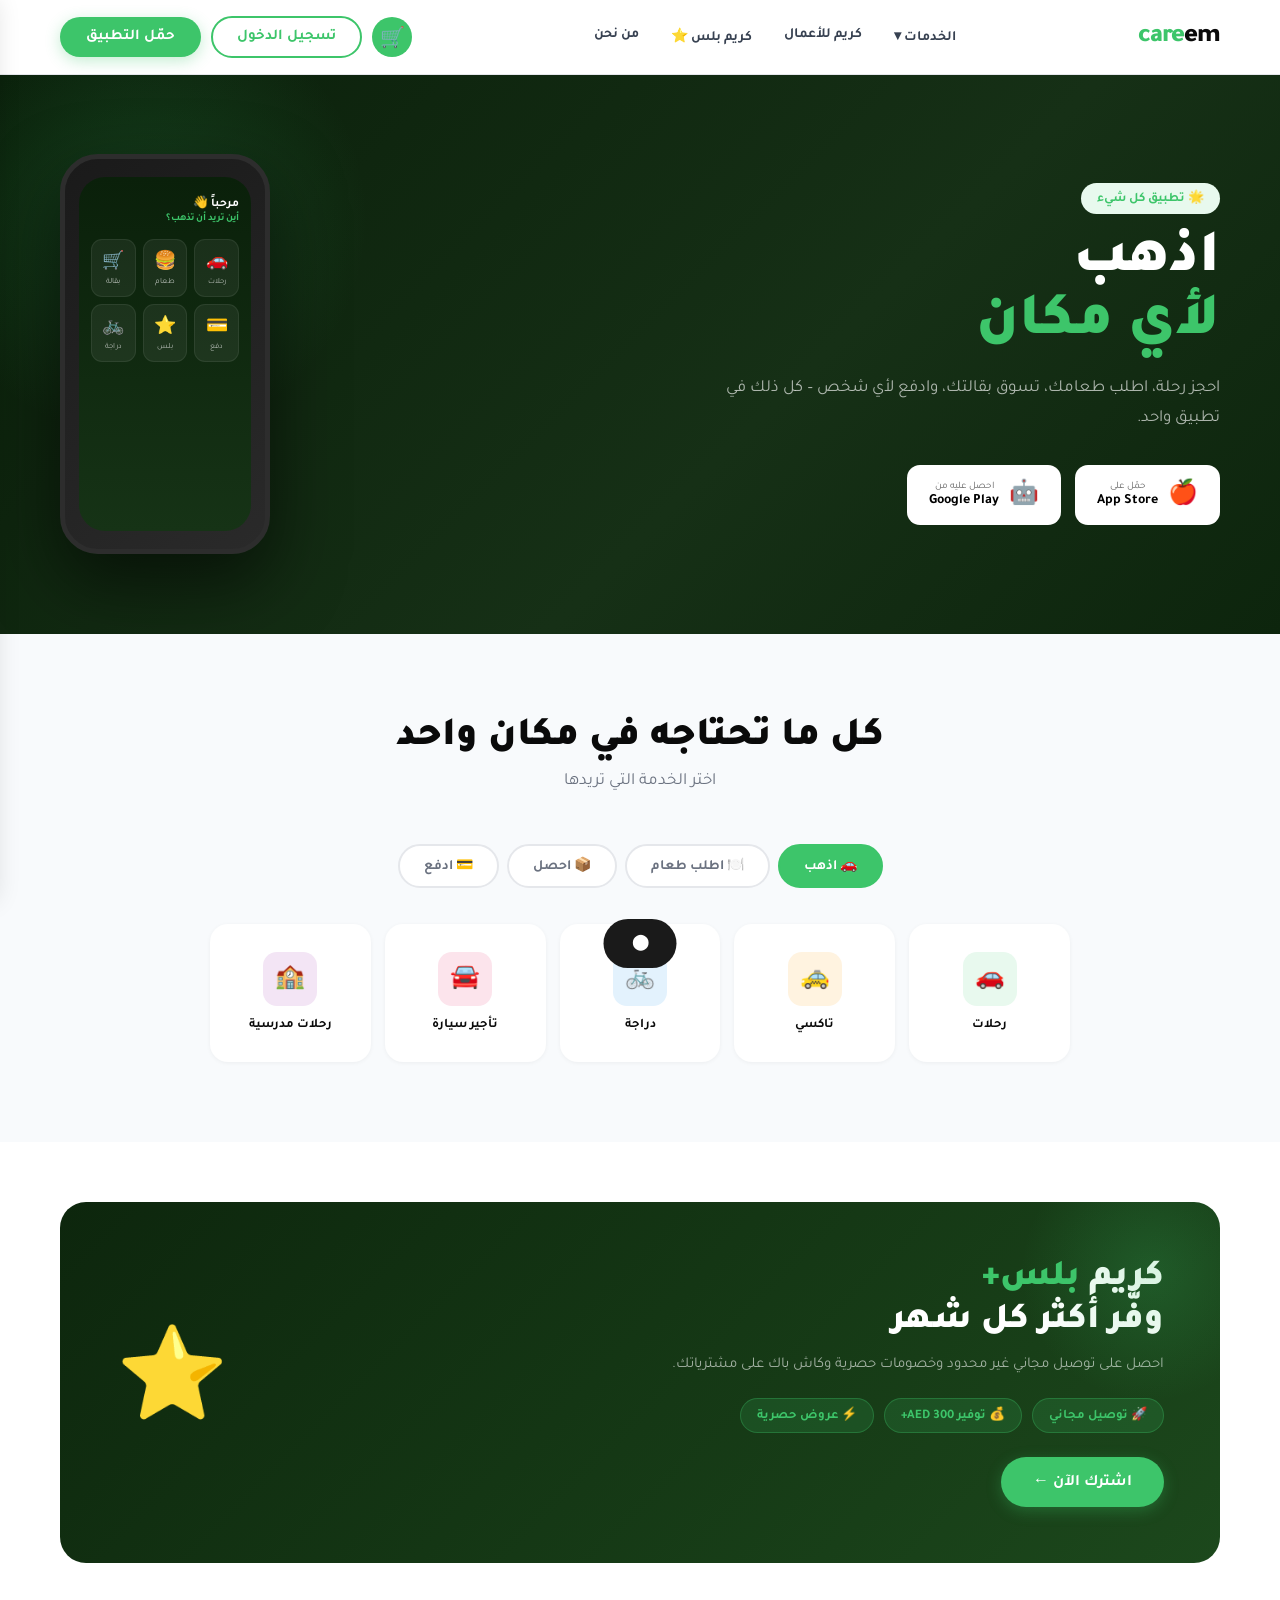
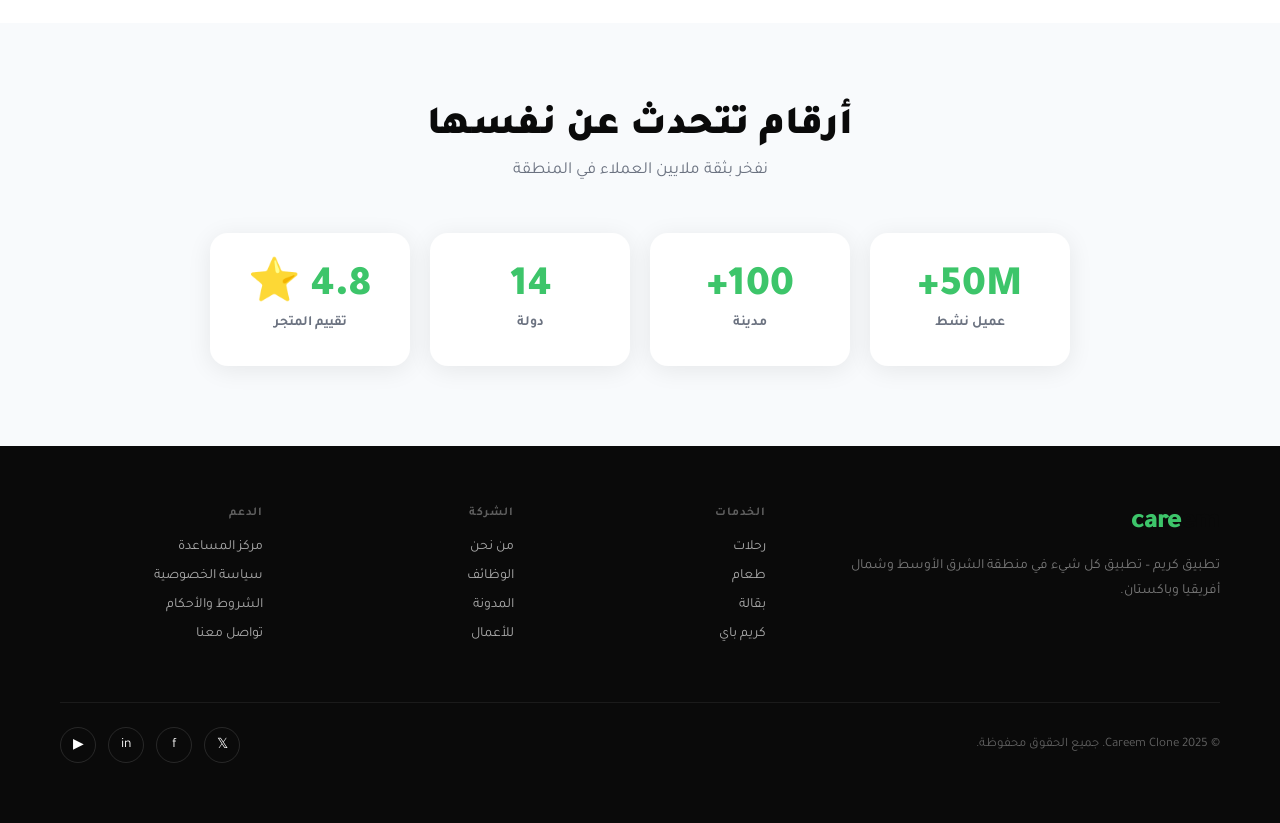
<file: index.html>
<!DOCTYPE html>
<html lang="ar" dir="rtl">

<head>
  <meta charset="UTF-8">
  <meta name="viewport" content="width=device-width, initial-scale=1.0">
  <meta name="description" content="أسرع وأسهل طريقة لطلب تاكسي في تونس - TaxiTN خدمة توصيل ذكية">
  <meta name="keywords" content="تاكسي, تونس, توصيل, نقل, سيارات, طلب تاكسي">
  <meta name="author" content="TaxiTN">
  <meta name="theme-color" content="#3DC56A">
  <meta property="og:title" content="TaxiTN - خدمة توصيل ذكية في تونس">
  <meta property="og:description" content="أسرع وأسهل طريقة لطلب تاكسي في تونس">
  <meta property="og:type" content="website">
  <meta property="og:url" content="https://taxitn-app.pages.dev">
  <meta property="og:image" content="https://taxitn-app.pages.dev/assets/preview.png">
  <meta property="og:locale" content="ar_TN">
  <meta name="twitter:card" content="summary_large_image">
  <meta name="twitter:title" content="TaxiTN - خدمة توصيل ذكية">
  <meta name="twitter:description" content="أسرع وأسهل طريقة لطلب تاكسي في تونس">
  <title>TaxiTN - خدمة توصيل ذكية في تونس</title>
  <link rel="preconnect" href="https://fonts.googleapis.com">
  <link rel="preconnect" href="https://fonts.gstatic.com" crossorigin>
  <link href="https://fonts.googleapis.com/css2?family=Tajawal:wght@300;400;500;700;800;900&display=swap"
    rel="stylesheet">
  <link rel="manifest" href="manifest.json">
  <script>
    if ('serviceWorker' in navigator) {
      window.addEventListener('load', () => {
        navigator.serviceWorker.register('service-worker.js')
          .then((registration) => {
            console.log('[PWA] Service Worker registered:', registration.scope);
          })
          .catch((error) => {
            console.log('[PWA] Service Worker registration failed:', error);
          });
      });
    }
  </script>
  <style>
    :root {
      --green: #3DC56A;
      --green-dark: #2aa855;
      --green-light: #e8f9ee;
      --black: #0a0a0a;
      --gray: #6b7280;
      --light: #f8fafc;
      --white: #fff;
      --radius: 18px;
      --shadow: 0 4px 24px rgba(0, 0, 0, .08);
    }

    * {
      margin: 0;
      padding: 0;
      box-sizing: border-box;
    }

    body {
      font-family: 'Tajawal', sans-serif;
      background: var(--white);
      color: var(--black);
      overflow-x: hidden;
    }

    .hidden {
      display: none !important;
    }

    .btn-primary {
      background: var(--green);
      color: #fff;
      padding: 11px 26px;
      border-radius: 50px;
      font-family: 'Tajawal', sans-serif;
      font-weight: 700;
      font-size: 15px;
      cursor: pointer;
      border: none;
      transition: all .2s;
      box-shadow: 0 4px 15px rgba(61, 197, 106, .3);
    }

    .btn-primary:hover {
      background: var(--green-dark);
      transform: translateY(-1px);
    }

    .btn-outline {
      border: 2px solid var(--green);
      color: var(--green);
      padding: 10px 24px;
      border-radius: 50px;
      font-family: 'Tajawal', sans-serif;
      font-weight: 700;
      font-size: 15px;
      cursor: pointer;
      background: transparent;
      transition: all .2s;
    }

    .btn-outline:hover {
      background: var(--green);
      color: #fff;
    }

    .section-header {
      text-align: center;
      margin-bottom: 52px;
    }

    .section-header h2 {
      font-size: 40px;
      font-weight: 900;
      margin-bottom: 10px;
    }

    .section-header p {
      color: var(--gray);
      font-size: 17px;
    }

    .tag {
      display: inline-flex;
      align-items: center;
      gap: 6px;
      background: var(--green-light);
      color: var(--green);
      padding: 6px 16px;
      border-radius: 50px;
      font-size: 13px;
      font-weight: 700;
    }

    /* TOAST */
    #toast {
      position: fixed;
      bottom: 32px;
      left: 50%;
      transform: translateX(-50%) translateY(100px);
      background: #1a1a1a;
      color: #fff;
      padding: 14px 28px;
      border-radius: 50px;
      font-size: 15px;
      font-weight: 600;
      z-index: 9999;
      transition: transform .35s cubic-bezier(.34, 1.56, .64, 1);
      pointer-events: none;
    }

    #toast.show {
      transform: translateX(-50%) translateY(0);
    }

    /* MODAL */
    .modal-overlay {
      position: fixed;
      inset: 0;
      background: rgba(0, 0, 0, .55);
      z-index: 500;
      display: flex;
      align-items: center;
      justify-content: center;
      padding: 20px;
      opacity: 0;
      pointer-events: none;
      transition: opacity .25s;
    }

    .modal-overlay.open {
      opacity: 1;
      pointer-events: all;
    }

    .modal-box {
      background: #fff;
      border-radius: 24px;
      padding: 40px;
      max-width: 460px;
      width: 100%;
      position: relative;
      transform: translateY(30px);
      transition: transform .3s;
    }

    .modal-overlay.open .modal-box {
      transform: translateY(0);
    }

    .modal-close {
      position: absolute;
      top: 16px;
      left: 16px;
      width: 32px;
      height: 32px;
      border-radius: 50%;
      border: none;
      background: var(--light);
      cursor: pointer;
      font-size: 18px;
    }

    .modal-box h3 {
      font-size: 24px;
      font-weight: 800;
      margin-bottom: 8px;
    }

    .modal-box p {
      color: var(--gray);
      font-size: 14px;
      margin-bottom: 24px;
    }

    .form-group {
      margin-bottom: 16px;
    }

    .form-group label {
      display: block;
      font-size: 13px;
      font-weight: 700;
      margin-bottom: 6px;
      color: #374151;
    }

    .form-group input,
    .form-group select {
      width: 100%;
      padding: 13px 16px;
      border: 2px solid #e5e7eb;
      border-radius: 12px;
      font-family: 'Tajawal', sans-serif;
      font-size: 15px;
      outline: none;
      transition: border-color .2s;
    }

    .form-group input:focus,
    .form-group select:focus {
      border-color: var(--green);
    }

    .form-row {
      display: grid;
      grid-template-columns: 1fr 1fr;
      gap: 12px;
    }

    .modal-tabs {
      display: flex;
      gap: 0;
      margin-bottom: 28px;
      border: 2px solid #e5e7eb;
      border-radius: 12px;
      overflow: hidden;
    }

    .modal-tab {
      flex: 1;
      padding: 12px;
      text-align: center;
      cursor: pointer;
      font-family: 'Tajawal', sans-serif;
      font-weight: 700;
      font-size: 15px;
      background: #fff;
      border: none;
      transition: all .2s;
    }

    .modal-tab.active {
      background: var(--green);
      color: #fff;
    }

    .divider {
      text-align: center;
      color: var(--gray);
      font-size: 13px;
      margin: 16px 0;
      position: relative;
    }

    .divider::before,
    .divider::after {
      content: '';
      position: absolute;
      top: 50%;
      width: 40%;
      height: 1px;
      background: #e5e7eb;
    }

    .divider::before {
      right: 0;
    }

    .divider::after {
      left: 0;
    }

    /* NAV */
    nav {
      display: flex;
      align-items: center;
      justify-content: space-between;
      padding: 16px 60px;
      background: #fff;
      position: sticky;
      top: 0;
      z-index: 200;
      box-shadow: 0 1px 0 #e5e7eb;
    }

    .logo {
      font-size: 26px;
      font-weight: 900;
      color: var(--green);
      letter-spacing: -1px;
      cursor: pointer;
    }

    .logo span {
      color: var(--black);
    }

    .nav-links {
      display: flex;
      gap: 4px;
      list-style: none;
    }

    .nav-links a {
      text-decoration: none;
      color: #374151;
      font-weight: 600;
      font-size: 14px;
      padding: 8px 14px;
      border-radius: 10px;
      display: block;
      transition: all .2s;
    }

    .nav-links a:hover {
      background: var(--green-light);
      color: var(--green);
    }

    .has-dropdown {
      position: relative;
    }

    .has-dropdown:hover .dropdown {
      opacity: 1;
      pointer-events: all;
      transform: translateY(0);
    }

    .dropdown {
      position: absolute;
      top: calc(100% + 8px);
      right: 0;
      background: #fff;
      border-radius: 16px;
      box-shadow: 0 8px 32px rgba(0, 0, 0, .12);
      padding: 12px;
      min-width: 200px;
      opacity: 0;
      pointer-events: none;
      transform: translateY(-8px);
      transition: all .25s;
      z-index: 300;
    }

    .dropdown a {
      display: flex;
      align-items: center;
      gap: 10px;
      padding: 10px 14px;
      border-radius: 10px;
      color: #374151;
      font-size: 14px;
      font-weight: 600;
    }

    .dropdown a:hover {
      background: var(--green-light);
      color: var(--green);
    }

    .nav-actions {
      display: flex;
      gap: 10px;
      align-items: center;
    }

    /* PAGES */
    .page {
      display: none;
      animation: fadeIn .3s ease;
    }

    .page.active {
      display: block;
    }

    @keyframes fadeIn {
      from {
        opacity: 0;
        transform: translateY(12px);
      }

      to {
        opacity: 1;
        transform: translateY(0);
      }
    }

    /* HERO */
    .hero {
      background: linear-gradient(135deg, #0a1f0a 0%, #163016 60%, #0d250d 100%);
      padding: 80px 60px;
      display: flex;
      align-items: center;
      justify-content: space-between;
      min-height: 500px;
      position: relative;
      overflow: hidden;
    }

    .hero::before {
      content: '';
      position: absolute;
      top: -80px;
      left: -80px;
      width: 450px;
      height: 450px;
      background: radial-gradient(circle, rgba(61, 197, 106, .18), transparent 70%);
      border-radius: 50%;
    }

    .hero-text {
      max-width: 540px;
      z-index: 2;
    }

    .hero h1 {
      font-size: 60px;
      font-weight: 900;
      color: #fff;
      line-height: 1.05;
      margin-bottom: 18px;
    }

    .hero h1 .hl {
      color: var(--green);
    }

    .hero p {
      color: rgba(255, 255, 255, .65);
      font-size: 17px;
      line-height: 1.75;
      margin-bottom: 32px;
    }

    .hero-buttons {
      display: flex;
      gap: 14px;
      flex-wrap: wrap;
    }

    .app-btn {
      display: flex;
      align-items: center;
      gap: 10px;
      background: #fff;
      color: #000;
      padding: 13px 22px;
      border-radius: 13px;
      text-decoration: none;
      font-weight: 700;
      font-size: 14px;
      transition: all .2s;
      cursor: pointer;
      border: none;
      font-family: 'Tajawal', sans-serif;
    }

    .app-btn:hover {
      transform: translateY(-2px);
      box-shadow: 0 8px 24px rgba(0, 0, 0, .15);
    }

    .app-btn .si {
      font-size: 24px;
    }

    .app-btn small {
      display: block;
      font-size: 10px;
      color: #666;
      font-weight: 400;
    }

    .phone {
      width: 210px;
      height: 400px;
      background: linear-gradient(145deg, #1a1a1a, #2a2a2a);
      border-radius: 38px;
      border: 5px solid #2d2d2d;
      padding: 18px 14px;
      box-shadow: 0 28px 70px rgba(0, 0, 0, .55);
      z-index: 2;
      flex-shrink: 0;
    }

    .phone-screen {
      background: linear-gradient(180deg, #0a200a, #163316);
      border-radius: 26px;
      height: 100%;
      padding: 18px 12px;
    }

    .phone-top {
      color: #fff;
      font-size: 12px;
      font-weight: 700;
      margin-bottom: 14px;
    }

    .phone-top small {
      color: var(--green);
      font-size: 10px;
    }

    .ph-grid {
      display: grid;
      grid-template-columns: repeat(3, 1fr);
      gap: 7px;
    }

    .ph-item {
      background: rgba(255, 255, 255, .06);
      border: 1px solid rgba(255, 255, 255, .07);
      border-radius: 11px;
      padding: 9px 5px;
      text-align: center;
      cursor: pointer;
      transition: all .2s;
    }

    .ph-item:hover {
      background: rgba(61, 197, 106, .15);
      border-color: var(--green);
    }

    .ph-item .pi {
      font-size: 18px;
      margin-bottom: 3px;
    }

    .ph-item .pl {
      color: rgba(255, 255, 255, .65);
      font-size: 8px;
    }

    /* CATEGORIES */
    .categories-sec {
      padding: 80px 60px;
      background: var(--light);
    }

    .cat-tabs {
      display: flex;
      justify-content: center;
      gap: 8px;
      margin-bottom: 36px;
      flex-wrap: wrap;
    }

    .cat-tab {
      padding: 10px 24px;
      border-radius: 50px;
      border: 2px solid #e5e7eb;
      background: #fff;
      font-family: 'Tajawal', sans-serif;
      font-size: 14px;
      font-weight: 700;
      cursor: pointer;
      transition: all .2s;
      color: var(--gray);
    }

    .cat-tab.active,
    .cat-tab:hover {
      background: var(--green);
      border-color: var(--green);
      color: #fff;
    }

    .svc-grid {
      display: grid;
      grid-template-columns: repeat(5, 1fr);
      gap: 14px;
      max-width: 860px;
      margin: 0 auto;
    }

    .svc-grid.col3 {
      grid-template-columns: repeat(3, 1fr);
      max-width: 560px;
    }

    .svc-grid.col2 {
      grid-template-columns: repeat(2, 1fr);
      max-width: 380px;
    }

    .svc-card {
      background: #fff;
      border-radius: var(--radius);
      padding: 26px 14px;
      text-align: center;
      cursor: pointer;
      transition: all .25s;
      border: 2px solid transparent;
      box-shadow: 0 1px 4px rgba(0, 0, 0, .05);
    }

    .svc-card:hover {
      border-color: var(--green);
      transform: translateY(-4px);
      box-shadow: 0 12px 28px rgba(61, 197, 106, .15);
    }

    .svc-card .si {
      width: 54px;
      height: 54px;
      border-radius: 14px;
      display: flex;
      align-items: center;
      justify-content: center;
      font-size: 24px;
      margin: 0 auto 12px;
    }

    .svc-card h4 {
      font-size: 13px;
      font-weight: 700;
    }

    .tab-panel {
      display: none;
    }

    .tab-panel.active {
      display: grid;
    }

    /* PROMO */
    .promo-sec {
      padding: 60px;
    }

    .promo-inner {
      background: linear-gradient(135deg, #0d260d, #1c481c);
      border-radius: 26px;
      padding: 56px;
      display: flex;
      align-items: center;
      justify-content: space-between;
      position: relative;
      overflow: hidden;
    }

    .promo-inner::after {
      content: '';
      position: absolute;
      right: -60px;
      top: -60px;
      width: 260px;
      height: 260px;
      background: radial-gradient(circle, rgba(61, 197, 106, .2), transparent 70%);
      border-radius: 50%;
    }

    .promo-text h2 {
      color: #fff;
      font-size: 36px;
      font-weight: 900;
      margin-bottom: 12px;
    }

    .promo-text h2 span {
      color: var(--green);
    }

    .promo-text p {
      color: rgba(255, 255, 255, .6);
      font-size: 15px;
      margin-bottom: 24px;
    }

    .promo-badges {
      display: flex;
      gap: 10px;
      flex-wrap: wrap;
      margin-bottom: 24px;
    }

    .badge {
      background: rgba(61, 197, 106, .15);
      border: 1px solid rgba(61, 197, 106, .3);
      color: var(--green);
      padding: 7px 16px;
      border-radius: 50px;
      font-size: 13px;
      font-weight: 700;
    }

    .promo-emoji {
      font-size: 90px;
      z-index: 2;
      animation: float 3s ease-in-out infinite;
    }

    @keyframes float {

      0%,
      100% {
        transform: translateY(0);
      }

      50% {
        transform: translateY(-10px);
      }
    }

    /* STATS */
    .stats-sec {
      padding: 80px 60px;
      background: var(--light);
    }

    .stats-grid {
      display: grid;
      grid-template-columns: repeat(4, 1fr);
      gap: 20px;
      max-width: 860px;
      margin: 0 auto;
    }

    .stat-card {
      background: #fff;
      border-radius: var(--radius);
      padding: 34px 20px;
      text-align: center;
      box-shadow: var(--shadow);
    }

    .stat-card .num {
      font-size: 42px;
      font-weight: 900;
      color: var(--green);
      line-height: 1;
      margin-bottom: 6px;
    }

    .stat-card .lbl {
      color: var(--gray);
      font-size: 14px;
      font-weight: 600;
    }

    /* RIDE */
    .ride-hero {
      background: linear-gradient(135deg, #0a1f0a, #163016);
      padding: 60px;
      display: flex;
      gap: 50px;
      align-items: flex-start;
    }

    .ride-hero-text {
      flex: 1;
      color: #fff;
    }

    .ride-hero-text h1 {
      font-size: 48px;
      font-weight: 900;
      margin-bottom: 14px;
    }

    .booking-card {
      background: #fff;
      border-radius: 22px;
      padding: 28px;
      width: 340px;
      flex-shrink: 0;
      box-shadow: 0 20px 50px rgba(0, 0, 0, .25);
    }

    .booking-card h3 {
      font-size: 20px;
      font-weight: 800;
      margin-bottom: 20px;
    }

    .input-field {
      width: 100%;
      padding: 13px 16px;
      border: 2px solid #e5e7eb;
      border-radius: 12px;
      font-family: 'Tajawal', sans-serif;
      font-size: 15px;
      outline: none;
      margin-bottom: 10px;
      transition: border-color .2s;
    }

    .input-field:focus {
      border-color: var(--green);
    }

    .car-types {
      display: grid;
      grid-template-columns: repeat(3, 1fr);
      gap: 8px;
      margin: 16px 0;
    }

    .car-type {
      border: 2px solid #e5e7eb;
      border-radius: 12px;
      padding: 12px 8px;
      text-align: center;
      cursor: pointer;
      transition: all .2s;
    }

    .car-type.selected,
    .car-type:hover {
      border-color: var(--green);
      background: var(--green-light);
    }

    .car-type .ct-icon {
      font-size: 26px;
      margin-bottom: 4px;
    }

    .car-type .ct-name {
      font-size: 12px;
      font-weight: 700;
    }

    .car-type .ct-price {
      font-size: 11px;
      color: var(--gray);
    }

    .price-estimate {
      background: var(--light);
      border-radius: 12px;
      padding: 14px 16px;
      margin: 12px 0;
      display: flex;
      justify-content: space-between;
      align-items: center;
    }

    .price-estimate .pe-label {
      color: var(--gray);
      font-size: 14px;
    }

    .price-estimate .pe-price {
      font-size: 22px;
      font-weight: 900;
      color: var(--green);
    }

    .ride-features {
      display: grid;
      grid-template-columns: repeat(3, 1fr);
      gap: 24px;
      padding: 60px;
      background: var(--light);
    }

    .feat-card {
      background: #fff;
      border-radius: var(--radius);
      padding: 30px;
      text-align: center;
      box-shadow: var(--shadow);
    }

    .feat-card .f-icon {
      font-size: 36px;
      margin-bottom: 14px;
    }

    .feat-card h4 {
      font-size: 17px;
      font-weight: 800;
      margin-bottom: 8px;
    }

    .feat-card p {
      color: var(--gray);
      font-size: 14px;
      line-height: 1.7;
    }

    /* FOOD */
    .food-hero {
      background: linear-gradient(135deg, #1a0a00, #3d1f00);
      padding: 60px;
      display: flex;
      align-items: center;
      justify-content: space-between;
    }

    .food-search {
      display: flex;
      gap: 10px;
    }

    .food-search input {
      flex: 1;
      padding: 14px 18px;
      border-radius: 12px;
      border: none;
      font-family: 'Tajawal', sans-serif;
      font-size: 15px;
      outline: none;
    }

    .food-search button {
      padding: 14px 22px;
      background: #FF8C00;
      color: #fff;
      border: none;
      border-radius: 12px;
      font-family: 'Tajawal', sans-serif;
      font-weight: 700;
      font-size: 15px;
      cursor: pointer;
    }

    .food-emoji,
    .grocery-emoji {
      font-size: 100px;
      animation: float 3s ease-in-out infinite;
    }

    .food-cats {
      padding: 40px 60px;
      background: var(--light);
    }

    .food-cats h2,
    .restaurants h2,
    .products-sec h2 {
      font-size: 26px;
      font-weight: 900;
      margin-bottom: 24px;
    }

    .cuisine-grid {
      display: grid;
      grid-template-columns: repeat(6, 1fr);
      gap: 14px;
    }

    .cuisine-item {
      background: #fff;
      border-radius: 16px;
      padding: 20px 10px;
      text-align: center;
      cursor: pointer;
      transition: all .2s;
      border: 2px solid transparent;
      box-shadow: 0 1px 4px rgba(0, 0, 0, .05);
    }

    .cuisine-item:hover {
      border-color: #FF8C00;
      transform: translateY(-3px);
    }

    .cuisine-item .ci {
      font-size: 32px;
      margin-bottom: 8px;
    }

    .cuisine-item span {
      font-size: 13px;
      font-weight: 700;
    }

    .restaurants {
      padding: 40px 60px;
    }

    .rest-grid {
      display: grid;
      grid-template-columns: repeat(3, 1fr);
      gap: 20px;
    }

    .rest-card {
      border-radius: 16px;
      overflow: hidden;
      border: 1px solid #f0f0f0;
      cursor: pointer;
      transition: all .2s;
      box-shadow: 0 2px 8px rgba(0, 0, 0, .06);
    }

    .rest-card:hover {
      transform: translateY(-4px);
      box-shadow: 0 12px 28px rgba(0, 0, 0, .1);
    }

    .rest-img {
      height: 140px;
      display: flex;
      align-items: center;
      justify-content: center;
      font-size: 60px;
    }

    .rest-info {
      padding: 16px;
    }

    .rest-info h4 {
      font-size: 16px;
      font-weight: 800;
      margin-bottom: 6px;
    }

    .rest-meta {
      display: flex;
      gap: 14px;
      font-size: 13px;
      color: var(--gray);
    }

    .rest-badge {
      display: inline-block;
      background: #fff3e0;
      color: #FF8C00;
      font-size: 11px;
      font-weight: 700;
      padding: 3px 10px;
      border-radius: 20px;
      margin-top: 8px;
    }

    /* PAY */
    .pay-hero {
      background: linear-gradient(135deg, #0a0a1f, #1a1a3d);
      padding: 60px;
      display: flex;
      align-items: center;
      justify-content: space-between;
    }

    .wallet-card {
      background: linear-gradient(135deg, #7C3AED, #4F46E5);
      border-radius: 20px;
      padding: 28px;
      width: 300px;
      color: #fff;
      box-shadow: 0 20px 50px rgba(124, 58, 237, .35);
    }

    .wallet-balance {
      font-size: 38px;
      font-weight: 900;
      margin-bottom: 4px;
    }

    .wallet-label {
      font-size: 13px;
      opacity: .7;
      margin-bottom: 20px;
    }

    .wallet-actions {
      display: grid;
      grid-template-columns: repeat(3, 1fr);
      gap: 10px;
    }

    .wallet-action {
      background: rgba(255, 255, 255, .15);
      border-radius: 12px;
      padding: 12px 8px;
      text-align: center;
      cursor: pointer;
      transition: all .2s;
      font-size: 12px;
      font-weight: 700;
    }

    .wallet-action:hover {
      background: rgba(255, 255, 255, .25);
    }

    .wallet-action .wa-icon {
      font-size: 20px;
      margin-bottom: 4px;
    }

    .pay-features {
      display: grid;
      grid-template-columns: repeat(4, 1fr);
      gap: 20px;
      padding: 60px;
    }

    .pay-feat {
      background: var(--light);
      border-radius: var(--radius);
      padding: 28px;
      text-align: center;
      cursor: pointer;
      transition: all .2s;
      border: 2px solid transparent;
    }

    .pay-feat:hover {
      border-color: #7C3AED;
      transform: translateY(-4px);
    }

    .pay-feat .pf-icon {
      font-size: 36px;
      margin-bottom: 14px;
    }

    .pay-feat h4 {
      font-size: 16px;
      font-weight: 800;
      margin-bottom: 6px;
    }

    .pay-feat p {
      color: var(--gray);
      font-size: 13px;
    }

    .send-money-sec {
      padding: 0 60px 60px;
    }

    .contacts-grid {
      display: grid;
      grid-template-columns: repeat(5, 1fr);
      gap: 14px;
    }

    .contact-card {
      background: var(--light);
      border-radius: 16px;
      padding: 20px;
      text-align: center;
      cursor: pointer;
      transition: all .2s;
      border: 2px solid transparent;
    }

    .contact-card:hover {
      border-color: #7C3AED;
    }

    .contact-avatar {
      width: 50px;
      height: 50px;
      border-radius: 50%;
      margin: 0 auto 10px;
      font-size: 22px;
      display: flex;
      align-items: center;
      justify-content: center;
    }

    .contact-card span {
      font-size: 13px;
      font-weight: 700;
    }

    /* PLUS */
    .plus-hero {
      background: linear-gradient(135deg, #1a0a2e, #2d1a4d);
      padding: 80px 60px;
      text-align: center;
    }

    .plus-hero h1 {
      font-size: 56px;
      font-weight: 900;
      color: #fff;
      margin-bottom: 14px;
    }

    .plus-hero h1 span {
      color: #FFD700;
    }

    .plus-hero p {
      color: rgba(255, 255, 255, .65);
      font-size: 18px;
      margin-bottom: 40px;
    }

    .plans-grid {
      display: grid;
      grid-template-columns: repeat(3, 1fr);
      gap: 24px;
      max-width: 860px;
      margin: 0 auto;
    }

    .plan-card {
      background: rgba(255, 255, 255, .07);
      border: 2px solid rgba(255, 255, 255, .12);
      border-radius: 22px;
      padding: 36px 28px;
      text-align: center;
      cursor: pointer;
      transition: all .3s;
    }

    .plan-card.featured {
      background: linear-gradient(135deg, #FFD700, #FFA500);
      border-color: #FFD700;
      transform: scale(1.04);
    }

    .plan-card h3 {
      font-size: 20px;
      font-weight: 900;
      color: #fff;
      margin-bottom: 8px;
    }

    .plan-card.featured h3 {
      color: #1a1a1a;
    }

    .plan-price {
      font-size: 42px;
      font-weight: 900;
      color: #FFD700;
      margin-bottom: 4px;
    }

    .plan-card.featured .plan-price {
      color: #1a1a1a;
    }

    .plan-period {
      color: rgba(255, 255, 255, .5);
      font-size: 13px;
      margin-bottom: 24px;
    }

    .plan-card.featured .plan-period {
      color: rgba(0, 0, 0, .5);
    }

    .plan-features {
      list-style: none;
      text-align: right;
      margin-bottom: 28px;
    }

    .plan-features li {
      padding: 8px 0;
      border-bottom: 1px solid rgba(255, 255, 255, .08);
      font-size: 14px;
      color: rgba(255, 255, 255, .8);
      display: flex;
      align-items: center;
      gap: 8px;
    }

    .plan-card.featured .plan-features li {
      border-bottom-color: rgba(0, 0, 0, .08);
      color: #333;
    }

    .plan-features li::before {
      content: '✓';
      color: var(--green);
      font-weight: 900;
    }

    .plan-card.featured .plan-features li::before {
      color: #1a1a1a;
    }

    .plus-perks {
      padding: 80px 60px;
      background: var(--light);
    }

    .perks-grid {
      display: grid;
      grid-template-columns: repeat(4, 1fr);
      gap: 20px;
    }

    .perk-card {
      background: #fff;
      border-radius: var(--radius);
      padding: 28px;
      text-align: center;
      box-shadow: var(--shadow);
    }

    .perk-card .pk-icon {
      font-size: 36px;
      margin-bottom: 14px;
    }

    .perk-card h4 {
      font-size: 16px;
      font-weight: 800;
      margin-bottom: 6px;
    }

    .perk-card p {
      color: var(--gray);
      font-size: 13px;
    }

    /* GROCERY */
    .grocery-hero {
      background: linear-gradient(135deg, #003d00, #006600);
      padding: 60px;
      display: flex;
      align-items: center;
      justify-content: space-between;
    }

    .grocery-search {
      display: flex;
      gap: 10px;
    }

    .grocery-search input {
      flex: 1;
      padding: 14px 18px;
      border-radius: 12px;
      border: none;
      font-family: 'Tajawal', sans-serif;
      font-size: 15px;
      outline: none;
    }

    .grocery-search button {
      padding: 14px 22px;
      background: #7FFF00;
      color: #003d00;
      border: none;
      border-radius: 12px;
      font-family: 'Tajawal', sans-serif;
      font-weight: 700;
      font-size: 15px;
      cursor: pointer;
    }

    .products-sec {
      padding: 40px 60px;
    }

    .prod-grid {
      display: grid;
      grid-template-columns: repeat(4, 1fr);
      gap: 18px;
    }

    .prod-card {
      border-radius: 16px;
      border: 1px solid #f0f0f0;
      overflow: hidden;
      cursor: pointer;
      transition: all .2s;
      box-shadow: 0 1px 4px rgba(0, 0, 0, .05);
    }

    .prod-card:hover {
      transform: translateY(-4px);
      box-shadow: 0 12px 28px rgba(0, 0, 0, .1);
    }

    .prod-img {
      height: 120px;
      display: flex;
      align-items: center;
      justify-content: center;
      font-size: 52px;
      background: var(--light);
    }

    .prod-info {
      padding: 14px;
    }

    .prod-info h4 {
      font-size: 14px;
      font-weight: 800;
      margin-bottom: 4px;
    }

    .prod-meta {
      display: flex;
      justify-content: space-between;
      align-items: center;
    }

    .prod-price {
      font-size: 17px;
      font-weight: 900;
      color: var(--green);
    }

    .prod-add {
      width: 32px;
      height: 32px;
      border-radius: 50%;
      background: var(--green);
      color: #fff;
      border: none;
      cursor: pointer;
      font-size: 20px;
      display: flex;
      align-items: center;
      justify-content: center;
    }

    .prod-add:hover {
      background: var(--green-dark);
    }

    /* ABOUT */
    .about-hero {
      background: linear-gradient(135deg, #0a0a0a, #1a1a1a);
      padding: 80px 60px;
      text-align: center;
    }

    .about-hero h1 {
      font-size: 52px;
      font-weight: 900;
      color: #fff;
      margin-bottom: 14px;
    }

    .about-hero h1 span {
      color: var(--green);
    }

    .about-hero p {
      color: rgba(255, 255, 255, .65);
      font-size: 18px;
      max-width: 600px;
      margin: 0 auto;
    }

    .about-content {
      padding: 80px 60px;
    }

    .about-grid {
      display: grid;
      grid-template-columns: 1fr 1fr;
      gap: 60px;
      align-items: center;
      margin-bottom: 80px;
    }

    .about-text h2 {
      font-size: 36px;
      font-weight: 900;
      margin-bottom: 16px;
    }

    .about-text h2 span {
      color: var(--green);
    }

    .about-text p {
      color: var(--gray);
      font-size: 16px;
      line-height: 1.8;
    }

    .about-visual {
      background: var(--light);
      border-radius: 24px;
      height: 280px;
      display: flex;
      align-items: center;
      justify-content: center;
      font-size: 100px;
    }

    .team-sec {
      padding: 0 60px 80px;
    }

    .team-grid {
      display: grid;
      grid-template-columns: repeat(4, 1fr);
      gap: 20px;
    }

    .team-card {
      background: var(--light);
      border-radius: var(--radius);
      padding: 28px;
      text-align: center;
    }

    .team-avatar {
      width: 70px;
      height: 70px;
      border-radius: 50%;
      margin: 0 auto 14px;
      display: flex;
      align-items: center;
      justify-content: center;
      font-size: 30px;
    }

    .team-card h4 {
      font-size: 16px;
      font-weight: 800;
      margin-bottom: 4px;
    }

    .team-card p {
      color: var(--gray);
      font-size: 13px;
    }

    /* BUSINESS */
    .biz-hero {
      background: linear-gradient(135deg, #0d1117, #1a2233);
      padding: 80px 60px;
      display: flex;
      align-items: center;
      justify-content: space-between;
    }

    .biz-form {
      background: #fff;
      border-radius: 22px;
      padding: 32px;
      width: 360px;
      flex-shrink: 0;
    }

    .biz-form h3 {
      font-size: 20px;
      font-weight: 800;
      margin-bottom: 20px;
    }

    .biz-features {
      display: grid;
      grid-template-columns: repeat(3, 1fr);
      gap: 24px;
      padding: 60px;
    }

    .biz-feat {
      background: var(--light);
      border-radius: var(--radius);
      padding: 32px;
      text-align: center;
    }

    .biz-feat .bf-icon {
      font-size: 40px;
      margin-bottom: 14px;
    }

    .biz-feat h4 {
      font-size: 18px;
      font-weight: 800;
      margin-bottom: 8px;
    }

    .biz-feat p {
      color: var(--gray);
      font-size: 14px;
      line-height: 1.7;
    }

    /* PROFILE */
    .profile-page {
      padding: 60px;
    }

    .profile-header {
      display: flex;
      align-items: center;
      gap: 28px;
      margin-bottom: 48px;
      background: var(--light);
      border-radius: 22px;
      padding: 32px;
    }

    .profile-avatar {
      width: 80px;
      height: 80px;
      border-radius: 50%;
      background: var(--green);
      display: flex;
      align-items: center;
      justify-content: center;
      font-size: 36px;
      flex-shrink: 0;
    }

    .profile-info h2 {
      font-size: 26px;
      font-weight: 900;
      margin-bottom: 4px;
    }

    .profile-info p {
      color: var(--gray);
      font-size: 15px;
    }

    .p-tag {
      background: var(--green-light);
      color: var(--green);
      padding: 4px 14px;
      border-radius: 20px;
      font-size: 13px;
      font-weight: 700;
      display: inline-block;
      margin-top: 6px;
    }

    .profile-grid {
      display: grid;
      grid-template-columns: 1fr 2fr;
      gap: 28px;
    }

    .profile-menu {
      background: var(--light);
      border-radius: var(--radius);
      overflow: hidden;
    }

    .p-menu-item {
      display: flex;
      align-items: center;
      gap: 14px;
      padding: 16px 20px;
      cursor: pointer;
      transition: all .2s;
      border-bottom: 1px solid #e5e7eb;
      font-weight: 600;
      font-size: 15px;
    }

    .p-menu-item:last-child {
      border-bottom: none;
    }

    .p-menu-item:hover,
    .p-menu-item.active {
      background: var(--green-light);
      color: var(--green);
    }

    .pm-icon {
      font-size: 20px;
    }

    .profile-content {
      background: var(--light);
      border-radius: var(--radius);
      padding: 28px;
    }

    .trips-list {
      display: flex;
      flex-direction: column;
      gap: 14px;
    }

    .trip-item {
      background: #fff;
      border-radius: 14px;
      padding: 18px 20px;
      display: flex;
      align-items: center;
      justify-content: space-between;
      box-shadow: 0 1px 4px rgba(0, 0, 0, .05);
    }

    .trip-left {
      display: flex;
      align-items: center;
      gap: 14px;
    }

    .trip-icon {
      width: 44px;
      height: 44px;
      border-radius: 12px;
      background: var(--green-light);
      display: flex;
      align-items: center;
      justify-content: center;
      font-size: 20px;
    }

    .trip-info h5 {
      font-size: 15px;
      font-weight: 700;
      margin-bottom: 2px;
    }

    .trip-info p {
      color: var(--gray);
      font-size: 13px;
    }

    .trip-price {
      font-size: 17px;
      font-weight: 900;
      color: var(--green);
    }

    /* CART */
    .cart-sidebar {
      position: fixed;
      left: 0;
      top: 0;
      width: 360px;
      height: 100%;
      background: #fff;
      box-shadow: -4px 0 24px rgba(0, 0, 0, .12);
      z-index: 400;
      transform: translateX(-100%);
      transition: transform .3s;
      display: flex;
      flex-direction: column;
    }

    .cart-sidebar.open {
      transform: translateX(0);
    }

    .cart-header {
      padding: 24px;
      border-bottom: 1px solid #e5e7eb;
      display: flex;
      align-items: center;
      justify-content: space-between;
    }

    .cart-header h3 {
      font-size: 20px;
      font-weight: 800;
    }

    .cart-close {
      width: 36px;
      height: 36px;
      border-radius: 50%;
      border: none;
      background: var(--light);
      cursor: pointer;
      font-size: 18px;
    }

    .cart-items {
      flex: 1;
      overflow-y: auto;
      padding: 20px;
    }

    .cart-item {
      display: flex;
      align-items: center;
      gap: 14px;
      background: var(--light);
      border-radius: 14px;
      padding: 14px;
      margin-bottom: 12px;
    }

    .ci-icon {
      font-size: 28px;
      width: 44px;
      text-align: center;
    }

    .ci-info {
      flex: 1;
    }

    .ci-info h5 {
      font-size: 14px;
      font-weight: 700;
      margin-bottom: 2px;
    }

    .ci-info p {
      color: var(--gray);
      font-size: 13px;
    }

    .ci-right {
      text-align: left;
    }

    .ci-price {
      font-size: 16px;
      font-weight: 900;
      color: var(--green);
    }

    .ci-remove {
      background: none;
      border: none;
      color: #f87171;
      cursor: pointer;
      font-size: 16px;
      display: block;
    }

    .cart-footer {
      padding: 24px;
      border-top: 1px solid #e5e7eb;
    }

    .cart-total {
      display: flex;
      justify-content: space-between;
      align-items: center;
      margin-bottom: 16px;
    }

    .cart-total span {
      font-size: 16px;
      color: var(--gray);
    }

    .cart-total strong {
      font-size: 24px;
      font-weight: 900;
      color: var(--green);
    }

    .cart-empty {
      text-align: center;
      padding: 60px 20px;
      color: var(--gray);
    }

    .cart-empty .ce-icon {
      font-size: 60px;
      margin-bottom: 14px;
    }

    .cart-btn {
      position: relative;
      background: var(--green);
      color: #fff;
      width: 40px;
      height: 40px;
      border-radius: 50%;
      border: none;
      font-size: 20px;
      cursor: pointer;
      display: flex;
      align-items: center;
      justify-content: center;
      transition: all .2s;
    }

    .cart-btn:hover {
      background: var(--green-dark);
    }

    .cart-badge {
      position: absolute;
      top: -4px;
      left: -4px;
      background: #ef4444;
      color: #fff;
      width: 18px;
      height: 18px;
      border-radius: 50%;
      font-size: 10px;
      font-weight: 900;
      display: flex;
      align-items: center;
      justify-content: center;
    }

    /* FOOTER */
    footer {
      background: #0a0a0a;
      color: #fff;
      padding: 60px;
    }

    .footer-grid {
      display: grid;
      grid-template-columns: 2fr 1fr 1fr 1fr;
      gap: 48px;
      margin-bottom: 48px;
    }

    .footer-brand .logo {
      font-size: 28px;
      margin-bottom: 14px;
      display: block;
    }

    .footer-brand p {
      color: rgba(255, 255, 255, .45);
      font-size: 14px;
      line-height: 1.8;
    }

    .footer-col h5 {
      font-size: 12px;
      font-weight: 700;
      color: rgba(255, 255, 255, .35);
      text-transform: uppercase;
      letter-spacing: 1px;
      margin-bottom: 18px;
    }

    .footer-col ul {
      list-style: none;
    }

    .footer-col ul li {
      margin-bottom: 10px;
    }

    .footer-col ul li a {
      color: rgba(255, 255, 255, .65);
      text-decoration: none;
      font-size: 14px;
      cursor: pointer;
      transition: color .2s;
    }

    .footer-col ul li a:hover {
      color: var(--green);
    }

    .footer-bottom {
      border-top: 1px solid rgba(255, 255, 255, .07);
      padding-top: 24px;
      display: flex;
      align-items: center;
      justify-content: space-between;
    }

    .footer-bottom p {
      color: rgba(255, 255, 255, .35);
      font-size: 13px;
    }

    .social-links {
      display: flex;
      gap: 12px;
    }

    .social-link {
      width: 36px;
      height: 36px;
      border-radius: 50%;
      border: 1px solid rgba(255, 255, 255, .12);
      display: flex;
      align-items: center;
      justify-content: center;
      text-decoration: none;
      font-size: 14px;
      color: #fff;
      transition: all .2s;
      cursor: pointer;
    }

    .social-link:hover {
      border-color: var(--green);
      background: rgba(61, 197, 106, .1);
    }

    @media(max-width:960px) {
      nav {
        padding: 14px 20px;
      }

      .nav-links {
        display: none;
      }

      .hero,
      .ride-hero,
      .food-hero,
      .pay-hero,
      .grocery-hero,
      .biz-hero {
        padding: 40px 24px;
        flex-direction: column;
        gap: 32px;
      }

      .hero h1,
      .ride-hero-text h1,
      .food-hero-text h1 {
        font-size: 36px;
      }

      .about-hero {
        padding: 60px 24px;
      }

      .categories-sec,
      .promo-sec,
      .stats-sec,
      footer,
      .about-content,
      .team-sec,
      .biz-features,
      .plus-perks,
      .send-money-sec,
      .products-sec,
      .restaurants,
      .food-cats,
      .profile-page {
        padding: 40px 20px;
      }

      .ride-features,
      .pay-features {
        padding: 40px 20px;
      }

      .svc-grid {
        grid-template-columns: repeat(3, 1fr);
      }

      .stats-grid,
      .perks-grid,
      .team-grid,
      .plans-grid,
      .rest-grid,
      .prod-grid,
      .contacts-grid {
        grid-template-columns: repeat(2, 1fr);
      }

      .footer-grid,
      .profile-grid,
      .about-grid,
      .cuisine-grid,
      .biz-features,
      .pay-features,
      .ride-features,
      .perks-grid {
        grid-template-columns: 1fr;
      }

      .booking-card,
      .biz-form,
      .wallet-card {
        width: 100%;
      }

      .promo-inner {
        flex-direction: column;
        padding: 32px 24px;
        gap: 24px;
      }

      .plan-card.featured {
        transform: none;
      }

      .cart-sidebar {
        width: 100%;
      }
    }
  </style>
</head>

<body>

  <div id="toast">⬤ <span id="toast-msg"></span></div>

  <!-- CART SIDEBAR -->
  <div class="cart-sidebar" id="cartSidebar">
    <div class="cart-header">
      <h3>🛒 سلة المشتريات</h3>
      <button class="cart-close" onclick="toggleCart()">✕</button>
    </div>
    <div class="cart-items" id="cartItems">
      <div class="cart-empty">
        <div class="ce-icon">🛒</div>
        <p>سلتك فارغة</p>
      </div>
    </div>
    <div class="cart-footer">
      <div class="cart-total"><span>المجموع</span><strong id="cartTotal">0 درهم</strong></div>
      <button class="btn-primary" style="width:100%;padding:15px" onclick="checkout()">إتمام الطلب ←</button>
    </div>
  </div>

  <!-- LOGIN MODAL -->
  <div class="modal-overlay" id="loginModal">
    <div class="modal-box">
      <button class="modal-close" onclick="closeModal('loginModal')">✕</button>
      <div class="modal-tabs">
        <button class="modal-tab active" onclick="switchModalTab(this,'loginForm')">تسجيل الدخول</button>
        <button class="modal-tab" onclick="switchModalTab(this,'registerForm')">إنشاء حساب</button>
      </div>
      <div id="loginForm">
        <h3>مرحباً بعودتك 👋</h3>
        <p>سجّل دخولك للوصول لجميع الخدمات</p>
        <div class="form-group"><label>رقم الهاتف أو البريد</label><input type="text" placeholder="+971 5xx xxxx xx">
        </div>
        <div class="form-group"><label>كلمة المرور</label><input type="password" placeholder="••••••••"></div>
        <button class="btn-primary" style="width:100%;padding:14px;font-size:16px;margin-bottom:14px"
          onclick="doLogin()">تسجيل الدخول</button>
        <div class="divider">أو</div>
        <button class="app-btn" style="width:100%;justify-content:center;margin-top:14px;border:2px solid #e5e7eb">🍎
          الدخول بـ Apple</button>
        <button class="app-btn" style="width:100%;justify-content:center;margin-top:10px;border:2px solid #e5e7eb">🤖
          الدخول بـ Google</button>
      </div>
      <div id="registerForm" class="hidden">
        <h3>إنشاء حساب جديد 🎉</h3>
        <p>انضم لأكثر من 50 مليون مستخدم</p>
        <div class="form-row">
          <div class="form-group"><label>الاسم الأول</label><input type="text" placeholder="محمد"></div>
          <div class="form-group"><label>اسم العائلة</label><input type="text" placeholder="أحمد"></div>
        </div>
        <div class="form-group"><label>رقم الهاتف</label><input type="text" placeholder="+971 5xx xxxx xx"></div>
        <div class="form-group"><label>البريد الإلكتروني</label><input type="email" placeholder="email@example.com">
        </div>
        <div class="form-group"><label>كلمة المرور</label><input type="password" placeholder="••••••••"></div>
        <button class="btn-primary" style="width:100%;padding:14px;font-size:16px" onclick="doRegister()">إنشاء
          الحساب</button>
      </div>
    </div>
  </div>

  <!-- RIDE MODAL -->
  <div class="modal-overlay" id="rideModal">
    <div class="modal-box" style="max-width:500px">
      <button class="modal-close" onclick="closeModal('rideModal')">✕</button>
      <h3>🚗 تأكيد الرحلة</h3>
      <p>سائقك في الطريق إليك</p>
      <div style="text-align:center;padding:30px 0">
        <div style="font-size:70px;animation:float 2s ease-in-out infinite">🚗</div>
        <div style="font-size:18px;font-weight:700;margin:14px 0">جاري البحث عن سائق...</div>
        <div style="color:var(--gray);font-size:14px">الوقت المتوقع: 4–8 دقائق</div>
        <div style="margin-top:24px;background:var(--light);border-radius:14px;padding:20px">
          <div style="display:flex;justify-content:space-between;margin-bottom:10px"><span>محمد – ⭐
              4.9</span><span>Toyota Camry 2023</span></div>
          <div style="font-size:28px;font-weight:900;color:var(--green)" id="ridePrice">AED 24</div>
        </div>
      </div>
      <button class="btn-primary" style="width:100%;padding:14px;font-size:16px"
        onclick="closeModal('rideModal');showToast('تم تأكيد الرحلة!','🎉')">تأكيد الحجز</button>
    </div>
  </div>

  <!-- PAY MODAL -->
  <div class="modal-overlay" id="payModal">
    <div class="modal-box">
      <button class="modal-close" onclick="closeModal('payModal')">✕</button>
      <h3>💳 إتمام الدفع</h3>
      <p>اختر طريقة الدفع</p>
      <div style="display:flex;flex-direction:column;gap:10px;margin-bottom:20px">
        <div class="p-menu-item" style="border-radius:12px;border:2px solid var(--green);background:var(--green-light)"
          onclick="selectPayMethod(this)"><span style="font-size:20px">💳</span> كريم باي – رصيد 240 درهم</div>
        <div class="p-menu-item" style="border-radius:12px;border:2px solid #e5e7eb" onclick="selectPayMethod(this)">
          <span style="font-size:20px">🏦</span> بطاقة ائتمانية
        </div>
        <div class="p-menu-item" style="border-radius:12px;border:2px solid #e5e7eb" onclick="selectPayMethod(this)">
          <span style="font-size:20px">💵</span> الدفع نقداً
        </div>
      </div>
      <button class="btn-primary" style="width:100%;padding:14px;font-size:16px" onclick="confirmPay()">تأكيد
        الدفع</button>
    </div>
  </div>

  <!-- SUBSCRIBE MODAL -->
  <div class="modal-overlay" id="subscribeModal">
    <div class="modal-box" style="max-width:420px">
      <button class="modal-close" onclick="closeModal('subscribeModal')">✕</button>
      <div style="text-align:center">
        <div style="font-size:60px;margin-bottom:14px">⭐</div>
        <h3 id="planTitle">كريم بلس – شهري</h3>
        <div style="font-size:36px;font-weight:900;color:#FFD700;margin:10px 0" id="planPriceDisplay">AED 49</div>
        <p style="color:var(--gray);margin-bottom:24px">يُجدَّد تلقائياً · يمكنك الإلغاء في أي وقت</p>
      </div>
      <div class="form-group"><label>رقم البطاقة</label><input type="text" placeholder="•••• •••• •••• ••••"></div>
      <div class="form-row">
        <div class="form-group"><label>تاريخ الانتهاء</label><input type="text" placeholder="MM/YY"></div>
        <div class="form-group"><label>CVV</label><input type="text" placeholder="•••"></div>
      </div>
      <button class="btn-primary"
        style="width:100%;padding:14px;font-size:16px;background:#FFD700;color:#1a1a1a;box-shadow:0 4px 15px rgba(255,215,0,.3)"
        onclick="confirmSubscribe()">اشترك الآن ⭐</button>
    </div>
  </div>

  <!-- NAV -->
  <nav>
    <div class="logo" onclick="navigate('home')">care<span>em</span></div>
    <ul class="nav-links">
      <li class="has-dropdown">
        <a href="#" onclick="return false">الخدمات ▾</a>
        <div class="dropdown">
          <a href="#" onclick="navigate('ride');return false">🚗 رحلات</a>
          <a href="#" onclick="navigate('food');return false">🍔 طعام</a>
          <a href="#" onclick="navigate('grocery');return false">🛒 بقالة</a>
          <a href="#" onclick="navigate('pay');return false">💳 كريم باي</a>
        </div>
      </li>
      <li><a href="#" onclick="navigate('business');return false">كريم للأعمال</a></li>
      <li><a href="#" onclick="navigate('plus');return false">كريم بلس ⭐</a></li>
      <li><a href="#" onclick="navigate('about');return false">من نحن</a></li>
    </ul>
    <div class="nav-actions">
      <button class="cart-btn" onclick="toggleCart()">🛒<span class="cart-badge hidden" id="cartBadge">0</span></button>
      <button class="btn-outline" id="loginBtn" onclick="openModal('loginModal')">تسجيل الدخول</button>
      <button class="btn-primary" id="profileNavBtn" onclick="navigate('profile')" style="display:none">👤
        حسابي</button>
      <button class="btn-primary" onclick="showToast('حمّل التطبيق من المتجر!','📱')">حمّل التطبيق</button>
    </div>
  </nav>

  <!-- ====== HOME ====== -->
  <div class="page active" id="page-home">
    <section class="hero">
      <div class="hero-text">
        <div class="tag">🌟 تطبيق كل شيء</div>
        <h1 style="margin-top:16px">اذهب<br><span class="hl">لأي مكان</span></h1>
        <p>احجز رحلة، اطلب طعامك، تسوق بقالتك، وادفع لأي شخص – كل ذلك في تطبيق واحد.</p>
        <div class="hero-buttons">
          <button class="app-btn" onclick="showToast('افتح App Store للتحميل','🍎')"><span class="si">🍎</span>
            <div><small>حمّل على</small>App Store</div>
          </button>
          <button class="app-btn" onclick="showToast('افتح Google Play للتحميل','🤖')"><span class="si">🤖</span>
            <div><small>احصل عليه من</small>Google Play</div>
          </button>
        </div>
      </div>
      <div class="phone">
        <div class="phone-screen">
          <div class="phone-top">مرحباً 👋<br><small>أين تريد أن تذهب؟</small></div>
          <div class="ph-grid">
            <div class="ph-item" onclick="navigate('ride')">
              <div class="pi">🚗</div>
              <div class="pl">رحلات</div>
            </div>
            <div class="ph-item" onclick="navigate('food')">
              <div class="pi">🍔</div>
              <div class="pl">طعام</div>
            </div>
            <div class="ph-item" onclick="navigate('grocery')">
              <div class="pi">🛒</div>
              <div class="pl">بقالة</div>
            </div>
            <div class="ph-item" onclick="navigate('pay')">
              <div class="pi">💳</div>
              <div class="pl">دفع</div>
            </div>
            <div class="ph-item" onclick="navigate('plus')">
              <div class="pi">⭐</div>
              <div class="pl">بلس</div>
            </div>
            <div class="ph-item" onclick="navigate('ride')">
              <div class="pi">🚲</div>
              <div class="pl">دراجة</div>
            </div>
          </div>
        </div>
      </div>
    </section>

    <section class="categories-sec">
      <div class="section-header">
        <h2>كل ما تحتاجه في مكان واحد</h2>
        <p>اختر الخدمة التي تريدها</p>
      </div>
      <div class="cat-tabs">
        <button class="cat-tab active" onclick="switchTab(this,'go')">🚗 اذهب</button>
        <button class="cat-tab" onclick="switchTab(this,'eat')">🍽️ اطلب طعام</button>
        <button class="cat-tab" onclick="switchTab(this,'get')">📦 احصل</button>
        <button class="cat-tab" onclick="switchTab(this,'paycat')">💳 ادفع</button>
      </div>
      <div id="tab-go" class="tab-panel active svc-grid">
        <div class="svc-card" onclick="navigate('ride')">
          <div class="si" style="background:#e8f9ee">🚗</div>
          <h4>رحلات</h4>
        </div>
        <div class="svc-card" onclick="navigate('ride')">
          <div class="si" style="background:#fff3e0">🚕</div>
          <h4>تاكسي</h4>
        </div>
        <div class="svc-card" onclick="navigate('ride')">
          <div class="si" style="background:#e3f2fd">🚲</div>
          <h4>دراجة</h4>
        </div>
        <div class="svc-card" onclick="navigate('ride')">
          <div class="si" style="background:#fce4ec">🚘</div>
          <h4>تأجير سيارة</h4>
        </div>
        <div class="svc-card" onclick="navigate('ride')">
          <div class="si" style="background:#f3e5f5">🏫</div>
          <h4>رحلات مدرسية</h4>
        </div>
      </div>
      <div id="tab-eat" class="tab-panel svc-grid col2">
        <div class="svc-card" onclick="navigate('food')">
          <div class="si" style="background:#fff3e0">🍔</div>
          <h4>طعام</h4>
        </div>
        <div class="svc-card" onclick="navigate('food')">
          <div class="si" style="background:#e8f9ee">🍽️</div>
          <h4>مطاعم DineOut</h4>
        </div>
      </div>
      <div id="tab-get" class="tab-panel svc-grid">
        <div class="svc-card" onclick="navigate('grocery')">
          <div class="si" style="background:#e8f5e9">🛒</div>
          <h4>بقالة</h4>
        </div>
        <div class="svc-card" onclick="navigate('grocery')">
          <div class="si" style="background:#e3f2fd">📱</div>
          <h4>إلكترونيات</h4>
        </div>
        <div class="svc-card" onclick="navigate('grocery')">
          <div class="si" style="background:#fce4ec">🏪</div>
          <h4>سوبرماركت</h4>
        </div>
        <div class="svc-card" onclick="navigate('grocery')">
          <div class="si" style="background:#fff3e0">📦</div>
          <h4>Box توصيل</h4>
        </div>
        <div class="svc-card" onclick="showToast('خدمات منزلية – قريباً!','🏠')">
          <div class="si" style="background:#f3e5f5">🏠</div>
          <h4>خدمات منزلية</h4>
        </div>
        <div class="svc-card" onclick="navigate('grocery')">
          <div class="si" style="background:#e8f9ee">💊</div>
          <h4>صيدلية</h4>
        </div>
        <div class="svc-card" onclick="showToast('متجر الزهور – قريباً!','🌸')">
          <div class="si" style="background:#fce4ec">🌸</div>
          <h4>زهور</h4>
        </div>
      </div>
      <div id="tab-paycat" class="tab-panel svc-grid col3">
        <div class="svc-card" onclick="navigate('pay')">
          <div class="si" style="background:#ede9fe">💳</div>
          <h4>كريم باي</h4>
        </div>
        <div class="svc-card" onclick="showToast('شكراً! سيتم توجيهك لصفحة التبرع','❤️')">
          <div class="si" style="background:#fee2e2">❤️</div>
          <h4>تبرعات</h4>
        </div>
        <div class="svc-card" onclick="navigate('pay')">
          <div class="si" style="background:#fef3c7">💸</div>
          <h4>إرسال أموال</h4>
        </div>
      </div>
    </section>

    <section class="promo-sec">
      <div class="promo-inner">
        <div class="promo-text">
          <h2>كريم <span>بلس+</span><br>وفّر أكثر كل شهر</h2>
          <p>احصل على توصيل مجاني غير محدود وخصومات حصرية وكاش باك على مشترياتك.</p>
          <div class="promo-badges"><span class="badge">🚀 توصيل مجاني</span><span class="badge">💰 توفير AED
              300+</span><span class="badge">⚡ عروض حصرية</span></div>
          <button class="btn-primary" style="font-size:16px;padding:14px 32px" onclick="navigate('plus')">اشترك الآن
            ←</button>
        </div>
        <div class="promo-emoji">⭐</div>
      </div>
    </section>

    <section class="stats-sec">
      <div class="section-header">
        <h2>أرقام تتحدث عن نفسها</h2>
        <p>نفخر بثقة ملايين العملاء في المنطقة</p>
      </div>
      <div class="stats-grid">
        <div class="stat-card">
          <div class="num">50M+</div>
          <div class="lbl">عميل نشط</div>
        </div>
        <div class="stat-card">
          <div class="num">100+</div>
          <div class="lbl">مدينة</div>
        </div>
        <div class="stat-card">
          <div class="num">14</div>
          <div class="lbl">دولة</div>
        </div>
        <div class="stat-card">
          <div class="num">4.8 ⭐</div>
          <div class="lbl">تقييم المتجر</div>
        </div>
      </div>
    </section>

    <footer>
      <div class="footer-grid">
        <div class="footer-brand"><span class="logo">care<span>em</span></span>
          <p>تطبيق كريم – تطبيق كل شيء في منطقة الشرق الأوسط وشمال أفريقيا وباكستان.</p>
        </div>
        <div class="footer-col">
          <h5>الخدمات</h5>
          <ul>
            <li><a onclick="navigate('ride')">رحلات</a></li>
            <li><a onclick="navigate('food')">طعام</a></li>
            <li><a onclick="navigate('grocery')">بقالة</a></li>
            <li><a onclick="navigate('pay')">كريم باي</a></li>
          </ul>
        </div>
        <div class="footer-col">
          <h5>الشركة</h5>
          <ul>
            <li><a onclick="navigate('about')">من نحن</a></li>
            <li><a onclick="showToast('صفحة الوظائف – قريباً','💼')">الوظائف</a></li>
            <li><a onclick="showToast('سيتم فتح المدونة','📝')">المدونة</a></li>
            <li><a onclick="navigate('business')">للأعمال</a></li>
          </ul>
        </div>
        <div class="footer-col">
          <h5>الدعم</h5>
          <ul>
            <li><a onclick="showToast('مركز المساعدة – متاح 24/7','🎧')">مركز المساعدة</a></li>
            <li><a onclick="showToast('سياسة الخصوصية','🔒')">سياسة الخصوصية</a></li>
            <li><a onclick="showToast('الشروط والأحكام','📄')">الشروط والأحكام</a></li>
            <li><a onclick="showToast('support@careem.com','📧')">تواصل معنا</a></li>
          </ul>
        </div>
      </div>
      <div class="footer-bottom">
        <p>© 2025 Careem Clone. جميع الحقوق محفوظة.</p>
        <div class="social-links">
          <div class="social-link" onclick="showToast('تابعنا على تويتر','𝕏')">𝕏</div>
          <div class="social-link" onclick="showToast('تابعنا على فيسبوك','📘')">f</div>
          <div class="social-link" onclick="showToast('تابعنا على لينكدإن','💼')">in</div>
          <div class="social-link" onclick="showToast('قناتنا على يوتيوب','▶')">▶</div>
        </div>
      </div>
    </footer>
  </div>

  <!-- ====== RIDE ====== -->
  <div class="page" id="page-ride">
    <div class="ride-hero">
      <div class="ride-hero-text">
        <div class="tag">🚗 اذهب أينما تريد</div>
        <h1 style="margin-top:16px;color:#fff">الوجهة التالية<br><span style="color:var(--green)">بانتظارك</span></h1>
        <p style="color:rgba(255,255,255,.65);font-size:16px;line-height:1.8;margin-bottom:24px">أكثر من 200,000 سائق
          موثوق جاهزون على مدار الساعة في 14 دولة.</p>
        <div style="display:flex;gap:12px;flex-wrap:wrap">
          <div class="badge">⚡ وصول خلال 4 دقائق</div>
          <div class="badge">🛡️ رحلات آمنة 100%</div>
          <div class="badge">💳 دفع مرن</div>
        </div>
      </div>
      <div class="booking-card">
        <h3>احجز رحلتك الآن</h3>
        <input class="input-field" placeholder="📍 موقعك الحالي" id="pickupInput">
        <input class="input-field" placeholder="🎯 الوجهة" id="destInput">
        <div class="car-types">
          <div class="car-type selected" onclick="selectCar(this,'24')">
            <div class="ct-icon">🚗</div>
            <div class="ct-name">كريم GO</div>
            <div class="ct-price">AED 24</div>
          </div>
          <div class="car-type" onclick="selectCar(this,'38')">
            <div class="ct-icon">🚙</div>
            <div class="ct-name">Business</div>
            <div class="ct-price">AED 38</div>
          </div>
          <div class="car-type" onclick="selectCar(this,'55')">
            <div class="ct-icon">🚐</div>
            <div class="ct-name">MAX</div>
            <div class="ct-price">AED 55</div>
          </div>
        </div>
        <div class="price-estimate"><span class="pe-label">التكلفة المتوقعة</span><span class="pe-price"
            id="estimatedPrice">AED 24</span></div>
        <button class="btn-primary" style="width:100%;padding:14px;font-size:16px" onclick="bookRide()">احجز الآن
          ←</button>
      </div>
    </div>
    <div class="ride-features">
      <div class="feat-card">
        <div class="f-icon">⚡</div>
        <h4>وصول سريع</h4>
        <p>متوسط وقت الانتظار 4 دقائق فقط في المدن الكبرى</p>
      </div>
      <div class="feat-card">
        <div class="f-icon">🛡️</div>
        <h4>أمان تام</h4>
        <p>جميع السائقين موثّقون ومفحوصون أمنياً</p>
      </div>
      <div class="feat-card">
        <div class="f-icon">💳</div>
        <h4>دفع مرن</h4>
        <p>نقداً أو بطاقة أو كريم باي – اختر ما يناسبك</p>
      </div>
      <div class="feat-card">
        <div class="f-icon">📍</div>
        <h4>تتبع مباشر</h4>
        <p>تابع رحلتك لحظة بلحظة وشارك موقعك مع عائلتك</p>
      </div>
      <div class="feat-card">
        <div class="f-icon">🌙</div>
        <h4>24/7</h4>
        <p>خدمة لا تتوقف على مدار الساعة طوال الأسبوع</p>
      </div>
      <div class="feat-card">
        <div class="f-icon">⭐</div>
        <h4>سائقون مميزون</h4>
        <p>قيّم سائقك وشارك في تحسين تجربة الجميع</p>
      </div>
    </div>
  </div>

  <!-- ====== FOOD ====== -->
  <div class="page" id="page-food">
    <div class="food-hero">
      <div class="food-hero-text" style="flex:1">
        <div class="tag" style="background:#fff3cd;color:#FF8C00">🍔 توصيل سريع</div>
        <h1 style="margin-top:16px;color:#fff;font-size:52px;font-weight:900;margin-bottom:14px">الطعام اللذيذ<br><span
            style="color:#FF8C00">بين يديك</span></h1>
        <p style="color:rgba(255,255,255,.65);font-size:16px;margin-bottom:28px;line-height:1.8">من أفضل المطاعم إلى
          بابك في 30 دقيقة أو أقل.</p>
        <div class="food-search"><input placeholder="🔍 ابحث عن مطعم..." id="foodSearchInput"><button
            onclick="searchFood()">ابحث</button></div>
      </div>
      <div class="food-emoji">🍔</div>
    </div>
    <div class="food-cats">
      <h2>تسوق حسب المطبخ</h2>
      <div class="cuisine-grid">
        <div class="cuisine-item" onclick="showToast('مطبخ عربي – 320 مطعم','🍖')">
          <div class="ci">🍖</div><span>عربي</span>
        </div>
        <div class="cuisine-item" onclick="showToast('برغر – 180 مطعم','🍔')">
          <div class="ci">🍔</div><span>برغر</span>
        </div>
        <div class="cuisine-item" onclick="showToast('بيتزا – 140 مطعم','🍕')">
          <div class="ci">🍕</div><span>بيتزا</span>
        </div>
        <div class="cuisine-item" onclick="showToast('سوشي – 95 مطعم','🍣')">
          <div class="ci">🍣</div><span>سوشي</span>
        </div>
        <div class="cuisine-item" onclick="showToast('هندي – 210 مطعم','🍛')">
          <div class="ci">🍛</div><span>هندي</span>
        </div>
        <div class="cuisine-item" onclick="showToast('حلويات – 160 مطعم','🍰')">
          <div class="ci">🍰</div><span>حلويات</span>
        </div>
      </div>
    </div>
    <div class="restaurants">
      <h2>مطاعم مميزة بالقرب منك</h2>
      <div class="rest-grid">
        <div class="rest-card" onclick="orderFrom('البيك','🍗',28)">
          <div class="rest-img" style="background:#fff3e0">🍗</div>
          <div class="rest-info">
            <h4>البيك</h4>
            <div class="rest-meta"><span>⭐ 4.8</span><span>🕐 25 دقيقة</span><span>توصيل مجاني</span></div><span
              class="rest-badge">الأكثر طلباً</span>
          </div>
        </div>
        <div class="rest-card" onclick="orderFrom('Pizza Hut','🍕',45)">
          <div class="rest-img" style="background:#fce4ec">🍕</div>
          <div class="rest-info">
            <h4>بيتزا هت</h4>
            <div class="rest-meta"><span>⭐ 4.6</span><span>🕐 30 دقيقة</span><span>AED 5 توصيل</span></div>
          </div>
        </div>
        <div class="rest-card" onclick="orderFrom('Shake Shack','🍔',58)">
          <div class="rest-img" style="background:#e8f9ee">🍔</div>
          <div class="rest-info">
            <h4>شيك شاك</h4>
            <div class="rest-meta"><span>⭐ 4.7</span><span>🕐 20 دقيقة</span><span>توصيل مجاني</span></div><span
              class="rest-badge">عرض اليوم</span>
          </div>
        </div>
        <div class="rest-card" onclick="orderFrom('Tokyo Sushi','🍣',72)">
          <div class="rest-img" style="background:#e3f2fd">🍣</div>
          <div class="rest-info">
            <h4>Tokyo Sushi</h4>
            <div class="rest-meta"><span>⭐ 4.9</span><span>🕐 35 دقيقة</span><span>AED 8 توصيل</span></div>
          </div>
        </div>
        <div class="rest-card" onclick="orderFrom('Biryani House','🍛',35)">
          <div class="rest-img" style="background:#fff3e0">🍛</div>
          <div class="rest-info">
            <h4>Biryani House</h4>
            <div class="rest-meta"><span>⭐ 4.5</span><span>🕐 28 دقيقة</span><span>توصيل مجاني</span></div>
          </div>
        </div>
        <div class="rest-card" onclick="orderFrom('Sweet Dreams','🍰',40)">
          <div class="rest-img" style="background:#f3e5f5">🍰</div>
          <div class="rest-info">
            <h4>Sweet Dreams</h4>
            <div class="rest-meta"><span>⭐ 4.8</span><span>🕐 22 دقيقة</span><span>توصيل مجاني</span></div><span
              class="rest-badge">جديد</span>
          </div>
        </div>
      </div>
    </div>
  </div>

  <!-- ====== GROCERY ====== -->
  <div class="page" id="page-grocery">
    <div class="grocery-hero">
      <div style="flex:1">
        <div class="tag" style="background:rgba(127,255,0,.2);color:#7FFF00">🛒 توصيل خلال 30 دقيقة</div>
        <h1 style="margin-top:16px;color:#fff;font-size:52px;font-weight:900;margin-bottom:14px">بقالتك <span
            style="color:#7FFF00">بسرعة البرق</span></h1>
        <p style="color:rgba(255,255,255,.65);font-size:16px;margin-bottom:28px;line-height:1.8">آلاف المنتجات من أفضل
          المتاجر. اطلب وأنت في بيتك.</p>
        <div class="grocery-search"><input placeholder="🔍 ابحث عن منتج..."><button
            onclick="showToast('جاري البحث...','🔍')">ابحث</button></div>
      </div>
      <div class="grocery-emoji">🛒</div>
    </div>
    <div class="products-sec">
      <h2>🔥 العروض اليومية</h2>
      <div class="prod-grid">
        <div class="prod-card">
          <div class="prod-img">🥛</div>
          <div class="prod-info">
            <h4>حليب طازج 1L</h4>
            <div class="prod-meta"><span class="prod-price">AED 6.5</span><button class="prod-add"
                onclick="addToCart('حليب طازج 1L',6.5,'🥛')">+</button></div>
          </div>
        </div>
        <div class="prod-card">
          <div class="prod-img">🍞</div>
          <div class="prod-info">
            <h4>خبز أبيض</h4>
            <div class="prod-meta"><span class="prod-price">AED 4</span><button class="prod-add"
                onclick="addToCart('خبز أبيض',4,'🍞')">+</button></div>
          </div>
        </div>
        <div class="prod-card">
          <div class="prod-img">🍎</div>
          <div class="prod-info">
            <h4>تفاح أحمر 1kg</h4>
            <div class="prod-meta"><span class="prod-price">AED 12</span><button class="prod-add"
                onclick="addToCart('تفاح أحمر',12,'🍎')">+</button></div>
          </div>
        </div>
        <div class="prod-card">
          <div class="prod-img">🥚</div>
          <div class="prod-info">
            <h4>بيض 12 حبة</h4>
            <div class="prod-meta"><span class="prod-price">AED 15</span><button class="prod-add"
                onclick="addToCart('بيض 12 حبة',15,'🥚')">+</button></div>
          </div>
        </div>
        <div class="prod-card">
          <div class="prod-img">🧀</div>
          <div class="prod-info">
            <h4>جبن شيدر</h4>
            <div class="prod-meta"><span class="prod-price">AED 18</span><button class="prod-add"
                onclick="addToCart('جبن شيدر',18,'🧀')">+</button></div>
          </div>
        </div>
        <div class="prod-card">
          <div class="prod-img">🥩</div>
          <div class="prod-info">
            <h4>لحم بقر 500g</h4>
            <div class="prod-meta"><span class="prod-price">AED 32</span><button class="prod-add"
                onclick="addToCart('لحم بقر',32,'🥩')">+</button></div>
          </div>
        </div>
        <div class="prod-card">
          <div class="prod-img">🍌</div>
          <div class="prod-info">
            <h4>موز كيلو</h4>
            <div class="prod-meta"><span class="prod-price">AED 8</span><button class="prod-add"
                onclick="addToCart('موز كيلو',8,'🍌')">+</button></div>
          </div>
        </div>
        <div class="prod-card">
          <div class="prod-img">🧴</div>
          <div class="prod-info">
            <h4>شامبو 400ml</h4>
            <div class="prod-meta"><span class="prod-price">AED 22</span><button class="prod-add"
                onclick="addToCart('شامبو',22,'🧴')">+</button></div>
          </div>
        </div>
      </div>
    </div>
  </div>

  <!-- ====== PAY ====== -->
  <div class="page" id="page-pay">
    <div class="pay-hero">
      <div class="pay-hero-text" style="flex:1">
        <div class="tag" style="background:rgba(124,58,237,.2);color:#A78BFA">💳 محفظتك الذكية</div>
        <h1 style="margin-top:16px;color:#fff;font-size:52px;font-weight:900;margin-bottom:14px">ادفع لأي شخص<br><span
            style="color:#A78BFA">في ثوانٍ</span></h1>
        <p style="color:rgba(255,255,255,.65);font-size:16px;margin-bottom:28px;line-height:1.8">أرسل وتسلّم الأموال،
          ادفع فواتيرك، وتحكّم بكل مصروفاتك.</p>
        <div style="display:flex;gap:12px;flex-wrap:wrap">
          <button class="btn-primary" style="background:#7C3AED;box-shadow:0 4px 15px rgba(124,58,237,.35)"
            onclick="showToast('شحن المحفظة...','💳')">شحن المحفظة</button>
          <button class="btn-outline" style="border-color:#7C3AED;color:#A78BFA"
            onclick="showToast('إرسال أموال...','💸')">إرسال أموال</button>
        </div>
      </div>
      <div class="wallet-card">
        <div style="font-size:13px;opacity:.7;margin-bottom:4px">رصيدك الحالي</div>
        <div class="wallet-balance">AED 240.00</div>
        <div class="wallet-label">كريم باي · ****4872</div>
        <div class="wallet-actions">
          <div class="wallet-action" onclick="showToast('خيارات الشحن','💳')">
            <div class="wa-icon">⬆️</div>شحن
          </div>
          <div class="wallet-action" onclick="showToast('إرسال أموال','💸')">
            <div class="wa-icon">💸</div>إرسال
          </div>
          <div class="wallet-action" onclick="showToast('سجل المعاملات','📋')">
            <div class="wa-icon">📋</div>سجل
          </div>
        </div>
      </div>
    </div>
    <div class="pay-features">
      <div class="pay-feat" onclick="showToast('إرسال أموال سريع','💸')">
        <div class="pf-icon">💸</div>
        <h4>إرسال أموال</h4>
        <p>أرسل لأي شخص بالهاتف فوراً</p>
      </div>
      <div class="pay-feat" onclick="showToast('دفع الفواتير متاح','📄')">
        <div class="pf-icon">📄</div>
        <h4>دفع الفواتير</h4>
        <p>كهرباء، ماء، إنترنت وأكثر</p>
      </div>
      <div class="pay-feat" onclick="showToast('كاش باك على مشترياتك','💰')">
        <div class="pf-icon">💰</div>
        <h4>كاش باك</h4>
        <p>ربح تلقائي على كل عملية</p>
      </div>
      <div class="pay-feat" onclick="showToast('التبرعات متاحة الآن','❤️')">
        <div class="pf-icon">❤️</div>
        <h4>تبرعات</h4>
        <p>ادعم القضايا الإنسانية</p>
      </div>
    </div>
    <div class="send-money-sec">
      <h2>أرسل لجهات اتصالك</h2>
      <div class="contacts-grid">
        <div class="contact-card" onclick="showToast('إرسال أموال إلى سارة','💸')">
          <div class="contact-avatar" style="background:#fee2e2">👩</div><span>سارة</span>
        </div>
        <div class="contact-card" onclick="showToast('إرسال أموال إلى أحمد','💸')">
          <div class="contact-avatar" style="background:#dbeafe">👨</div><span>أحمد</span>
        </div>
        <div class="contact-card" onclick="showToast('إرسال أموال إلى مريم','💸')">
          <div class="contact-avatar" style="background:#d1fae5">👩‍💼</div><span>مريم</span>
        </div>
        <div class="contact-card" onclick="showToast('إرسال أموال إلى خالد','💸')">
          <div class="contact-avatar" style="background:#ede9fe">👨‍💼</div><span>خالد</span>
        </div>
        <div class="contact-card" onclick="showToast('إضافة جهة اتصال جديدة','➕')">
          <div class="contact-avatar" style="background:#f0f0f0">➕</div><span>إضافة</span>
        </div>
      </div>
    </div>
  </div>

  <!-- ====== PLUS ====== -->
  <div class="page" id="page-plus">
    <div class="plus-hero">
      <div class="tag" style="background:rgba(255,215,0,.2);color:#FFD700;margin-bottom:20px">⭐ اشتراك مميز</div>
      <h1>كريم <span>بلس+</span></h1>
      <p>اشترك واستمتع بمزايا لا محدودة كل شهر</p>
      <div class="plans-grid" style="margin-top:40px">
        <div class="plan-card" onclick="selectPlan('شهري','AED 49')">
          <h3>شهري</h3>
          <div class="plan-price">49</div>
          <div class="plan-period">درهم / شهر</div>
          <ul class="plan-features">
            <li>توصيل مجاني غير محدود</li>
            <li>خصم 10% على الرحلات</li>
            <li>كاش باك 2%</li>
          </ul>
          <button class="btn-outline" style="width:100%;padding:12px">اشترك</button>
        </div>
        <div class="plan-card featured" onclick="selectPlan('سنوي – الأفضل قيمة','AED 399')">
          <div
            style="background:rgba(0,0,0,.15);border-radius:50px;padding:4px 16px;font-size:12px;font-weight:700;color:#1a1a1a;display:inline-block;margin-bottom:12px">
            ⭐ الأكثر شعبية</div>
          <h3>سنوي</h3>
          <div class="plan-price">399</div>
          <div class="plan-period">درهم / سنة · وفّر AED 189</div>
          <ul class="plan-features">
            <li>كل مزايا الشهري</li>
            <li>خصم 20% على الرحلات</li>
            <li>كاش باك 5%</li>
            <li>أولوية الدعم</li>
          </ul>
          <button class="btn-primary" style="width:100%;padding:12px;background:#1a1a1a;box-shadow:none">اشترك
            الآن</button>
        </div>
        <div class="plan-card" onclick="selectPlan('عائلي','AED 89')">
          <h3>عائلي</h3>
          <div class="plan-price">89</div>
          <div class="plan-period">درهم / شهر · حتى 5 أفراد</div>
          <ul class="plan-features">
            <li>5 حسابات بمزايا كاملة</li>
            <li>خصم 15% على الرحلات</li>
            <li>كاش باك 3%</li>
          </ul>
          <button class="btn-outline" style="width:100%;padding:12px">اشترك</button>
        </div>
      </div>
    </div>
    <div class="plus-perks">
      <div class="section-header">
        <h2>مزايا لا تنتهي</h2>
        <p>استمتع بكل هذا وأكثر</p>
      </div>
      <div class="perks-grid">
        <div class="perk-card">
          <div class="pk-icon">🚚</div>
          <h4>توصيل مجاني</h4>
          <p>لا حدود للطلبات، لا رسوم توصيل أبداً</p>
        </div>
        <div class="perk-card">
          <div class="pk-icon">🎁</div>
          <h4>عروض حصرية</h4>
          <p>خصومات يومية لا تجدها في أي مكان آخر</p>
        </div>
        <div class="perk-card">
          <div class="pk-icon">💰</div>
          <h4>كاش باك</h4>
          <p>استرجع نسبة من كل عملية شراء تلقائياً</p>
        </div>
        <div class="perk-card">
          <div class="pk-icon">🎧</div>
          <h4>دعم أولوية</h4>
          <p>تواصل مع فريق دعم مخصص على مدار الساعة</p>
        </div>
      </div>
    </div>
  </div>

  <!-- ====== BUSINESS ====== -->
  <div class="page" id="page-business">
    <div class="biz-hero">
      <div class="biz-hero-text" style="flex:1">
        <div class="tag" style="background:rgba(0,191,255,.15);color:#00BFFF">💼 حلول الشركات</div>
        <h1 style="margin-top:16px;color:#fff;font-size:50px;font-weight:900;margin-bottom:14px">كريم <span
            style="color:#00BFFF">للأعمال</span></h1>
        <p style="color:rgba(255,255,255,.65);font-size:16px;margin-bottom:28px;line-height:1.8">أدر نقل موظفيك وتوصيل
          طلباتك بكفاءة عالية. أكثر من 15,000 شركة تثق بنا.</p>
        <div style="display:flex;gap:12px;flex-wrap:wrap">
          <div class="badge" style="background:rgba(0,191,255,.15);border-color:rgba(0,191,255,.3);color:#00BFFF">✓
            توفير 30% من التكاليف</div>
          <div class="badge" style="background:rgba(0,191,255,.15);border-color:rgba(0,191,255,.3);color:#00BFFF">✓
            فواتير مجمعة</div>
        </div>
      </div>
      <div class="biz-form">
        <h3>تواصل مع فريق المبيعات</h3>
        <div class="form-group"><label>اسم الشركة</label><input class="input-field" placeholder="شركة ABC"></div>
        <div class="form-group"><label>اسمك</label><input class="input-field" placeholder="محمد أحمد"></div>
        <div class="form-group"><label>البريد الإلكتروني</label><input class="input-field" type="email"
            placeholder="m@company.com"></div>
        <div class="form-group"><label>عدد الموظفين</label><select class="input-field">
            <option>1–50 موظف</option>
            <option>51–200 موظف</option>
            <option>200+ موظف</option>
          </select></div>
        <button class="btn-primary" style="width:100%;padding:14px;font-size:16px"
          onclick="showToast('سيتواصل فريقنا خلال 24 ساعة 📞','✅')">احجز عرض توضيحي</button>
      </div>
    </div>
    <div class="biz-features">
      <div class="biz-feat">
        <div class="bf-icon">📊</div>
        <h4>لوحة تحكم مركزية</h4>
        <p>راقب جميع الرحلات والمصروفات لفريقك في مكان واحد</p>
      </div>
      <div class="biz-feat">
        <div class="bf-icon">🧾</div>
        <h4>فواتير مجمعة</h4>
        <p>تقارير شهرية تفصيلية وفواتير ضريبية رسمية</p>
      </div>
      <div class="biz-feat">
        <div class="bf-icon">💼</div>
        <h4>سياسات مرنة</h4>
        <p>ضع حدوداً للمصروفات لكل موظف</p>
      </div>
      <div class="biz-feat">
        <div class="bf-icon">🚀</div>
        <h4>توصيل B2B</h4>
        <p>حلول لوجستية متكاملة لتوصيل بضائعك</p>
      </div>
      <div class="biz-feat">
        <div class="bf-icon">🎯</div>
        <h4>مدير حساب مخصص</h4>
        <p>فريق دعم مخصص لشركتك على مدار الساعة</p>
      </div>
      <div class="biz-feat">
        <div class="bf-icon">🔒</div>
        <h4>أمان على مستوى المؤسسات</h4>
        <p>تشفير كامل وصلاحيات متدرجة لحماية بياناتك</p>
      </div>
    </div>
  </div>

  <!-- ====== ABOUT ====== -->
  <div class="page" id="page-about">
    <div class="about-hero">
      <div class="tag" style="background:rgba(61,197,106,.15);color:var(--green);margin-bottom:20px">🌍 قصتنا</div>
      <h1>نحن <span>كريم</span></h1>
      <p>منذ 2012، نبني مستقبلاً أفضل للمنطقة من خلال التكنولوجيا والابتكار</p>
    </div>
    <div class="about-content">
      <div class="about-grid">
        <div class="about-text">
          <h2>من نحن؟ <span>كيف بدأنا؟</span></h2>
          <p>تأسست كريم عام 2012 في دبي كخدمة حجز سيارات، ثم نمت لتصبح "تطبيق كل شيء" في 14 دولة. في 2020، استحوذت عليها
            أوبر بـ 3.1 مليار دولار في أكبر صفقة للشركات الناشئة في الشرق الأوسط.</p>
        </div>
        <div class="about-visual">🚀</div>
      </div>
      <div class="about-grid" style="direction:ltr">
        <div class="about-visual">🌍</div>
        <div class="about-text" style="direction:rtl">
          <h2>رسالتنا <span>ورؤيتنا</span></h2>
          <p>نؤمن أن التكنولوجيا يجب أن تخدم الجميع. هدفنا تمكين الناس وتحسين جودة حياتهم اليومية عبر خدمات ذكية وسهلة
            الاستخدام في كل مكان.</p>
        </div>
      </div>
    </div>
    <div class="team-sec">
      <div class="section-header">
        <h2>فريق القيادة</h2>
      </div>
      <div class="team-grid">
        <div class="team-card">
          <div class="team-avatar" style="background:#e8f9ee">👨‍💼</div>
          <h4>باسم خواجة</h4>
          <p>الرئيس التنفيذي</p>
        </div>
        <div class="team-card">
          <div class="team-avatar" style="background:#dbeafe">👩‍💼</div>
          <h4>ليلى أحمد</h4>
          <p>رئيس العمليات</p>
        </div>
        <div class="team-card">
          <div class="team-avatar" style="background:#ede9fe">👨‍💻</div>
          <h4>كريم عبدالله</h4>
          <p>المدير التقني</p>
        </div>
        <div class="team-card">
          <div class="team-avatar" style="background:#fef3c7">👩‍🎨</div>
          <h4>نورة المنصوري</h4>
          <p>مدير التسويق</p>
        </div>
      </div>
    </div>
  </div>

  <!-- ====== PROFILE ====== -->
  <div class="page" id="page-profile">
    <div class="profile-page">
      <div class="profile-header">
        <div class="profile-avatar">👤</div>
        <div class="profile-info">
          <h2>محمد أحمد</h2>
          <p>mohammed@email.com</p>
          <span class="p-tag">⭐ عضو كريم بلس</span>
        </div>
        <div style="margin-right:auto;display:flex;gap:10px">
          <button class="btn-outline" onclick="showToast('تعديل الملف الشخصي','✏️')">تعديل</button>
          <button class="btn-outline" style="border-color:#ef4444;color:#ef4444" onclick="logout()">تسجيل
            الخروج</button>
        </div>
      </div>
      <div class="profile-grid">
        <div class="profile-menu">
          <div class="p-menu-item active" onclick="switchProfileTab(this,'trips')"><span class="pm-icon">🚗</span>رحلاتي
          </div>
          <div class="p-menu-item" onclick="switchProfileTab(this,'orders')"><span class="pm-icon">🍔</span>طلباتي</div>
          <div class="p-menu-item" onclick="switchProfileTab(this,'wallet')"><span class="pm-icon">💳</span>محفظتي</div>
          <div class="p-menu-item" onclick="switchProfileTab(this,'addresses')"><span class="pm-icon">📍</span>عناويني
          </div>
          <div class="p-menu-item" onclick="switchProfileTab(this,'settings')"><span class="pm-icon">⚙️</span>الإعدادات
          </div>
        </div>
        <div class="profile-content">
          <div id="prof-trips">
            <h3 style="margin-bottom:20px;font-size:20px;font-weight:800">آخر الرحلات</h3>
            <div class="trips-list">
              <div class="trip-item">
                <div class="trip-left">
                  <div class="trip-icon">🚗</div>
                  <div class="trip-info">
                    <h5>دبي مول ← برج خليفة</h5>
                    <p>اليوم · 14:30</p>
                  </div>
                </div>
                <div class="trip-price">AED 24</div>
              </div>
              <div class="trip-item">
                <div class="trip-left">
                  <div class="trip-icon">🚗</div>
                  <div class="trip-info">
                    <h5>المطار ← فندق الماريوت</h5>
                    <p>أمس · 09:15</p>
                  </div>
                </div>
                <div class="trip-price">AED 68</div>
              </div>
              <div class="trip-item">
                <div class="trip-left">
                  <div class="trip-icon">🍔</div>
                  <div class="trip-info">
                    <h5>طلب من البيك</h5>
                    <p>منذ 3 أيام</p>
                  </div>
                </div>
                <div class="trip-price">AED 45</div>
              </div>
              <div class="trip-item">
                <div class="trip-left">
                  <div class="trip-icon">🛒</div>
                  <div class="trip-info">
                    <h5>بقالة Quik</h5>
                    <p>منذ أسبوع</p>
                  </div>
                </div>
                <div class="trip-price">AED 87</div>
              </div>
            </div>
          </div>
          <div id="prof-orders" class="hidden">
            <h3 style="margin-bottom:20px;font-size:20px;font-weight:800">طلباتي الأخيرة</h3>
            <div class="trips-list">
              <div class="trip-item">
                <div class="trip-left">
                  <div class="trip-icon">🍔</div>
                  <div class="trip-info">
                    <h5>شيك شاك – برغر كلاسيك</h5>
                    <p>قيد التوصيل · 20 دقيقة</p>
                  </div>
                </div>
                <div style="text-align:center">
                  <div class="trip-price">AED 58</div><button class="btn-primary"
                    style="padding:5px 14px;font-size:12px;margin-top:4px"
                    onclick="showToast('تتبع الطلب رقم #4521','📍')">تتبع</button>
                </div>
              </div>
              <div class="trip-item">
                <div class="trip-left">
                  <div class="trip-icon">🛒</div>
                  <div class="trip-info">
                    <h5>Quik – 8 منتجات</h5>
                    <p>تم التوصيل أمس</p>
                  </div>
                </div>
                <div class="trip-price">AED 87</div>
              </div>
            </div>
          </div>
          <div id="prof-wallet" class="hidden">
            <h3 style="margin-bottom:20px;font-size:20px;font-weight:800">محفظة كريم باي</h3>
            <div
              style="background:linear-gradient(135deg,#7C3AED,#4F46E5);border-radius:18px;padding:28px;color:#fff;margin-bottom:20px">
              <div style="font-size:13px;opacity:.7">الرصيد الحالي</div>
              <div style="font-size:42px;font-weight:900">AED 240.00</div>
            </div>
            <button class="btn-primary" onclick="showToast('شحن المحفظة','💳')" style="margin-left:10px">شحن
              الرصيد</button>
            <button class="btn-outline" onclick="showToast('إرسال أموال','💸')">إرسال أموال</button>
          </div>
          <div id="prof-addresses" class="hidden">
            <h3 style="margin-bottom:20px;font-size:20px;font-weight:800">عناويني المحفوظة</h3>
            <div class="trips-list">
              <div class="trip-item">
                <div class="trip-left">
                  <div class="trip-icon">🏠</div>
                  <div class="trip-info">
                    <h5>المنزل</h5>
                    <p>شارع الشيخ زايد، دبي</p>
                  </div>
                </div><button class="btn-outline" style="padding:6px 16px;font-size:13px"
                  onclick="showToast('تعديل العنوان','✏️')">تعديل</button>
              </div>
              <div class="trip-item">
                <div class="trip-left">
                  <div class="trip-icon">💼</div>
                  <div class="trip-info">
                    <h5>العمل</h5>
                    <p>برج الإمارات، أبوظبي</p>
                  </div>
                </div><button class="btn-outline" style="padding:6px 16px;font-size:13px"
                  onclick="showToast('تعديل العنوان','✏️')">تعديل</button>
              </div>
            </div>
            <button class="btn-primary" style="margin-top:16px" onclick="showToast('إضافة عنوان جديد','📍')">+ إضافة
              عنوان</button>
          </div>
          <div id="prof-settings" class="hidden">
            <h3 style="margin-bottom:20px;font-size:20px;font-weight:800">الإعدادات</h3>
            <div class="trips-list">
              <div class="trip-item" style="cursor:pointer" onclick="showToast('تغيير اللغة','🌐')">
                <div class="trip-left">
                  <div class="trip-icon">🌐</div>
                  <div class="trip-info">
                    <h5>اللغة</h5>
                    <p>العربية</p>
                  </div>
                </div><span style="color:var(--gray)">›</span>
              </div>
              <div class="trip-item" style="cursor:pointer" onclick="showToast('إعدادات الإشعارات','🔔')">
                <div class="trip-left">
                  <div class="trip-icon">🔔</div>
                  <div class="trip-info">
                    <h5>الإشعارات</h5>
                    <p>مفعّلة</p>
                  </div>
                </div><span style="color:var(--gray)">›</span>
              </div>
              <div class="trip-item" style="cursor:pointer" onclick="showToast('الخصوصية والأمان','🔒')">
                <div class="trip-left">
                  <div class="trip-icon">🔒</div>
                  <div class="trip-info">
                    <h5>الخصوصية</h5>
                    <p>إدارة البيانات</p>
                  </div>
                </div><span style="color:var(--gray)">›</span>
              </div>
            </div>
          </div>
        </div>
      </div>
    </div>
  </div>

  <script>
    let isLoggedIn = false, cart = [], currentCarPrice = 24;

    function navigate(page) {
      document.querySelectorAll('.page').forEach(p => p.classList.remove('active'));
      const t = document.getElementById('page-' + page);
      if (t) { t.classList.add('active'); window.scrollTo({ top: 0, behavior: 'smooth' }); }
    }
    function switchTab(btn, tab) {
      document.querySelectorAll('.cat-tab').forEach(t => t.classList.remove('active'));
      document.querySelectorAll('.tab-panel').forEach(p => p.classList.remove('active'));
      btn.classList.add('active');
      document.getElementById('tab-' + tab).classList.add('active');
    }
    function openModal(id) { document.getElementById(id).classList.add('open'); }
    function closeModal(id) { document.getElementById(id).classList.remove('open'); }
    document.querySelectorAll('.modal-overlay').forEach(o => { o.addEventListener('click', e => { if (e.target === o) o.classList.remove('open'); }); });
    function switchModalTab(btn, formId) {
      document.querySelectorAll('.modal-tab').forEach(t => t.classList.remove('active'));
      btn.classList.add('active');
      document.getElementById('loginForm').classList.add('hidden');
      document.getElementById('registerForm').classList.add('hidden');
      document.getElementById(formId).classList.remove('hidden');
    }
    function doLogin() { isLoggedIn = true; closeModal('loginModal'); document.getElementById('loginBtn').style.display = 'none'; document.getElementById('profileNavBtn').style.display = ''; showToast('مرحباً بعودتك! 👋', '✅'); }
    function doRegister() { isLoggedIn = true; closeModal('loginModal'); document.getElementById('loginBtn').style.display = 'none'; document.getElementById('profileNavBtn').style.display = ''; showToast('تم إنشاء حسابك بنجاح! 🎉', '✅'); }
    function logout() { isLoggedIn = false; document.getElementById('loginBtn').style.display = ''; document.getElementById('profileNavBtn').style.display = 'none'; navigate('home'); showToast('تم تسجيل الخروج', '👋'); }
    function selectCar(el, price) { document.querySelectorAll('.car-type').forEach(c => c.classList.remove('selected')); el.classList.add('selected'); currentCarPrice = price; document.getElementById('estimatedPrice').textContent = 'AED ' + price; }
    function bookRide() { const p = document.getElementById('pickupInput').value, d = document.getElementById('destInput').value; if (!p || !d) { showToast('يرجى إدخال موقعك والوجهة', '⚠️'); return; } document.getElementById('ridePrice').textContent = 'AED ' + currentCarPrice; openModal('rideModal'); }
    function orderFrom(name, icon, price) { addToCart(name, price, icon); }
    function searchFood() { const q = document.getElementById('foodSearchInput').value; if (q) showToast('نتائج البحث عن: ' + q, '🔍'); else showToast('أدخل اسم الطبق أو المطعم', '⚠️'); }
    function addToCart(name, price, icon) { const e = cart.find(i => i.name === name); if (e) e.qty++; else cart.push({ name, price, icon, qty: 1 }); updateCart(); showToast(name + ' أضيف للسلة', icon); }
    function removeFromCart(name) { cart = cart.filter(i => i.name !== name); updateCart(); }
    function updateCart() {
      const c = document.getElementById('cartItems'), b = document.getElementById('cartBadge'), t = document.getElementById('cartTotal');
      const count = cart.reduce((s, i) => s + i.qty, 0), total = cart.reduce((s, i) => s + i.price * i.qty, 0);
      b.textContent = count; b.classList.toggle('hidden', count === 0);
      t.textContent = total.toFixed(1) + ' درهم';
      if (!cart.length) { c.innerHTML = '<div class="cart-empty"><div class="ce-icon">🛒</div><p>سلتك فارغة</p></div>'; return; }
      c.innerHTML = cart.map(item => `<div class="cart-item"><div class="ci-icon">${item.icon}</div><div class="ci-info"><h5>${item.name}</h5><p>الكمية: ${item.qty}</p></div><div class="ci-right"><div class="ci-price">AED ${(item.price * item.qty).toFixed(1)}</div><button class="ci-remove" onclick="removeFromCart('${item.name}')">🗑️</button></div></div>`).join('');
    }
    function toggleCart() { document.getElementById('cartSidebar').classList.toggle('open'); }
    function checkout() { if (!cart.length) { showToast('سلتك فارغة', '⚠️'); return; } toggleCart(); openModal('payModal'); }
    function confirmPay() { cart = []; updateCart(); closeModal('payModal'); showToast('تم الدفع بنجاح! جاري تحضير طلبك 🎉', '✅'); }
    function selectPayMethod(el) { document.querySelectorAll('#payModal .p-menu-item').forEach(i => { i.style.borderColor = '#e5e7eb'; i.style.background = '#fff'; }); el.style.borderColor = 'var(--green)'; el.style.background = 'var(--green-light)'; }
    function selectPlan(name, price) { document.getElementById('planTitle').textContent = 'كريم بلس – ' + name; document.getElementById('planPriceDisplay').textContent = price; openModal('subscribeModal'); }
    function confirmSubscribe() { closeModal('subscribeModal'); showToast('مرحباً بك في كريم بلس+ ⭐', '⭐'); }
    function switchProfileTab(btn, tab) { document.querySelectorAll('.p-menu-item').forEach(i => i.classList.remove('active')); btn.classList.add('active');['trips', 'orders', 'wallet', 'addresses', 'settings'].forEach(t => { const el = document.getElementById('prof-' + t); if (el) el.classList.toggle('hidden', t !== tab); }); }
    function showToast(msg, icon = '✅') { const toast = document.getElementById('toast'); document.getElementById('toast-msg').textContent = ' ' + msg; toast.firstChild.textContent = icon + ' '; toast.classList.add('show'); clearTimeout(toast._t); toast._t = setTimeout(() => toast.classList.remove('show'), 3000); }
    document.addEventListener('click', e => { const s = document.getElementById('cartSidebar'); if (s.classList.contains('open') && !s.contains(e.target) && !e.target.closest('.cart-btn')) s.classList.remove('open'); });
  </script>
</body>

</html>
</file>
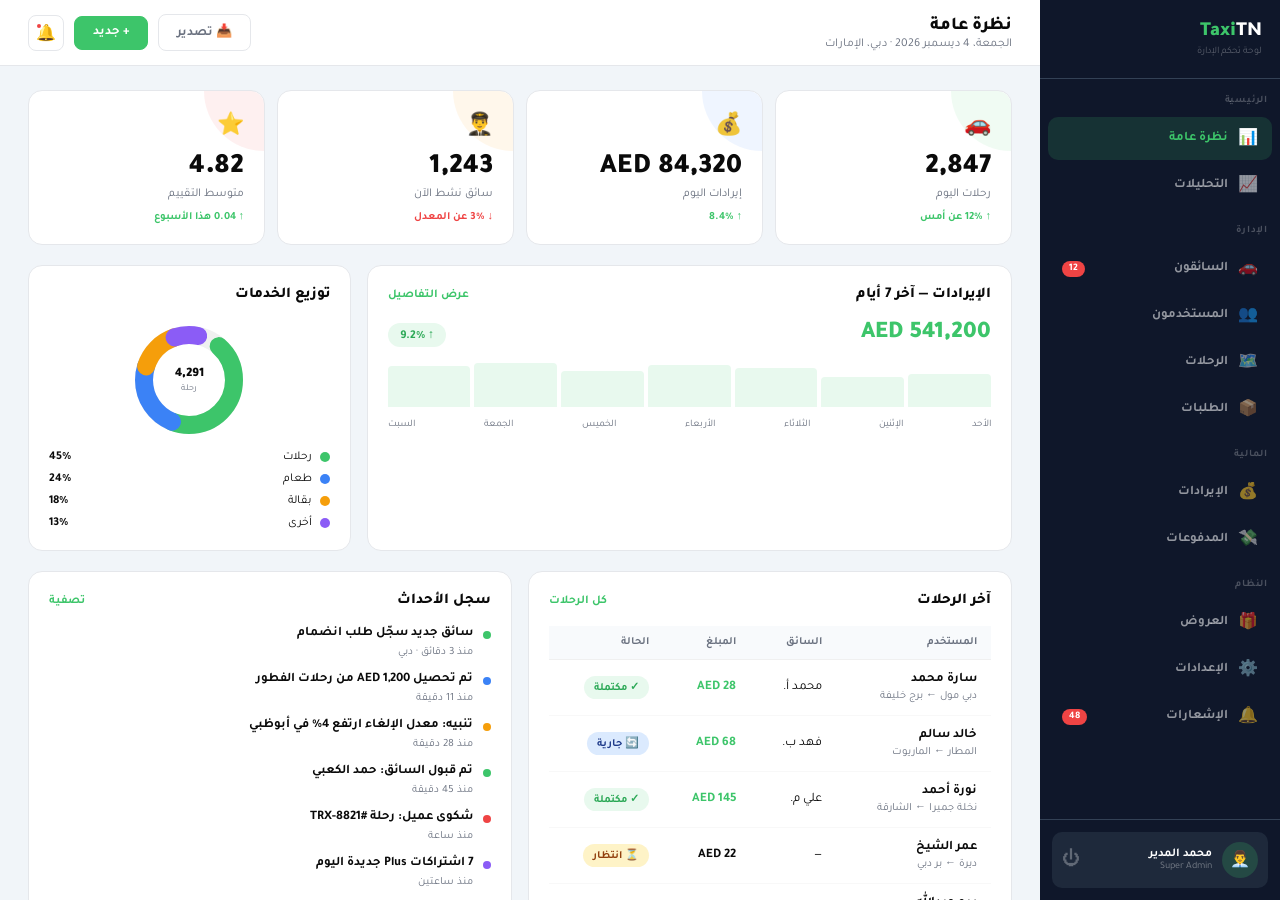
<file: admin_dashboard.html>
<!DOCTYPE html>
<html lang="ar" dir="rtl">

<head>
  <meta charset="UTF-8">
  <meta name="viewport" content="width=device-width, initial-scale=1.0">
  <title>TaxiTN — لوحة تحكم الإدارة</title>
  <link href="https://fonts.googleapis.com/css2?family=Tajawal:wght@400;500;700;800;900&display=swap" rel="stylesheet">
  <style>
    :root {
      --g: #3DC56A;
      --gd: #2aa855;
      --gl: #e8f9ee;
      --bk: #0a0a0a;
      --gr: #6b7280;
      --lt: #f8fafc;
      --wh: #fff;
      --sb: #0f172a;
      --sb2: #1e293b;
      --sb3: #334155;
      --blue: #3b82f6;
      --amber: #f59e0b;
      --red: #ef4444;
      --pu: #8b5cf6;
    }

    * {
      margin: 0;
      padding: 0;
      box-sizing: border-box;
    }

    body {
      font-family: 'Tajawal', sans-serif;
      background: #f1f5f9;
      color: var(--bk);
      display: flex;
      height: 100vh;
      overflow: hidden;
    }

    /* SIDEBAR */
    .sidebar {
      width: 240px;
      background: var(--sb);
      display: flex;
      flex-direction: column;
      flex-shrink: 0;
      overflow-y: auto;
    }

    .sb-logo {
      padding: 20px 18px;
      border-bottom: 1px solid var(--sb3);
    }

    .sb-logo .logo {
      font-size: 20px;
      font-weight: 900;
      color: var(--g);
    }

    .sb-logo .logo span {
      color: #fff;
    }

    .sb-logo small {
      display: block;
      font-size: 10px;
      color: rgba(255, 255, 255, .3);
      margin-top: 2px;
    }

    .sb-section {
      padding: 16px 12px 8px;
      font-size: 10px;
      font-weight: 700;
      color: rgba(255, 255, 255, .25);
      text-transform: uppercase;
      letter-spacing: .8px;
    }

    .sb-item {
      display: flex;
      align-items: center;
      gap: 10px;
      padding: 10px 14px;
      cursor: pointer;
      border-radius: 10px;
      margin: 2px 8px;
      color: rgba(255, 255, 255, .55);
      font-size: 13px;
      font-weight: 600;
      transition: all .2s;
    }

    .sb-item:hover {
      background: var(--sb2);
      color: #fff;
    }

    .sb-item.active {
      background: rgba(61, 197, 106, .15);
      color: var(--g);
    }

    .sb-icon {
      font-size: 16px;
      width: 20px;
      text-align: center;
    }

    .sb-badge {
      margin-right: auto;
      background: #ef4444;
      color: #fff;
      font-size: 10px;
      font-weight: 700;
      padding: 2px 7px;
      border-radius: 50px;
    }

    .sb-bottom {
      margin-top: auto;
      padding: 12px;
      border-top: 1px solid var(--sb3);
    }

    .admin-card {
      display: flex;
      align-items: center;
      gap: 10px;
      padding: 10px;
      background: var(--sb2);
      border-radius: 10px;
    }

    .admin-av {
      width: 36px;
      height: 36px;
      border-radius: 50%;
      background: rgba(61, 197, 106, .2);
      display: flex;
      align-items: center;
      justify-content: center;
      font-size: 16px;
    }

    .admin-info {
      flex: 1;
    }

    .admin-info .an {
      font-size: 12px;
      font-weight: 700;
      color: #fff;
    }

    .admin-info .ar {
      font-size: 10px;
      color: rgba(255, 255, 255, .4);
    }

    /* MAIN */
    .main {
      flex: 1;
      overflow-y: auto;
      display: flex;
      flex-direction: column;
    }

    /* TOPBAR */
    .topbar {
      background: #fff;
      padding: 14px 28px;
      border-bottom: 1px solid #e5e7eb;
      display: flex;
      align-items: center;
      gap: 16px;
      flex-shrink: 0;
      position: sticky;
      top: 0;
      z-index: 10;
    }

    .tb-title {
      font-size: 18px;
      font-weight: 800;
    }

    .tb-sub {
      font-size: 12px;
      color: var(--gr);
    }

    .tb-right {
      margin-right: auto;
      display: flex;
      align-items: center;
      gap: 10px;
    }

    .tb-btn {
      padding: 8px 18px;
      border-radius: 8px;
      border: 1.5px solid #e5e7eb;
      background: #fff;
      font-family: 'Tajawal', sans-serif;
      font-size: 13px;
      font-weight: 700;
      cursor: pointer;
      color: var(--gr);
      transition: all .2s;
    }

    .tb-btn:hover {
      border-color: var(--g);
      color: var(--g);
    }

    .tb-btn.primary {
      background: var(--g);
      color: #fff;
      border-color: var(--g);
    }

    .tb-btn.primary:hover {
      background: var(--gd);
    }

    .notif-btn {
      width: 36px;
      height: 36px;
      border-radius: 8px;
      border: 1.5px solid #e5e7eb;
      background: #fff;
      cursor: pointer;
      display: flex;
      align-items: center;
      justify-content: center;
      font-size: 16px;
      position: relative;
    }

    .notif-dot {
      position: absolute;
      top: 6px;
      left: 6px;
      width: 8px;
      height: 8px;
      border-radius: 50%;
      background: #ef4444;
      border: 2px solid #fff;
    }

    /* CONTENT */
    .content {
      padding: 24px 28px;
      flex: 1;
    }

    /* PANELS */
    .panel {
      display: none;
    }

    .panel.active {
      display: block;
    }

    /* KPI GRID */
    .kpi-grid {
      display: grid;
      grid-template-columns: repeat(4, 1fr);
      gap: 16px;
      margin-bottom: 24px;
    }

    .kpi {
      background: #fff;
      border-radius: 14px;
      padding: 20px;
      border: 1px solid #e5e7eb;
      position: relative;
      overflow: hidden;
    }

    .kpi::before {
      content: '';
      position: absolute;
      top: 0;
      right: 0;
      width: 60px;
      height: 60px;
      border-radius: 0 14px 0 60px;
      opacity: .08;
    }

    .kpi.green::before {
      background: var(--g);
    }

    .kpi.blue::before {
      background: var(--blue);
    }

    .kpi.amber::before {
      background: var(--amber);
    }

    .kpi.red::before {
      background: var(--red);
    }

    .kpi-icon {
      font-size: 22px;
      margin-bottom: 10px;
    }

    .kpi-val {
      font-size: 28px;
      font-weight: 900;
      margin-bottom: 2px;
    }

    .kpi-label {
      font-size: 12px;
      color: var(--gr);
      margin-bottom: 8px;
    }

    .kpi-delta {
      font-size: 11px;
      font-weight: 700;
    }

    .kpi-delta.up {
      color: var(--g);
    }

    .kpi-delta.dn {
      color: var(--red);
    }

    /* GRID 2 COL */
    .grid2 {
      display: grid;
      grid-template-columns: 1fr 1fr;
      gap: 16px;
      margin-bottom: 20px;
    }

    .grid3 {
      display: grid;
      grid-template-columns: 2fr 1fr;
      gap: 16px;
      margin-bottom: 20px;
    }

    /* CARD */
    .card {
      background: #fff;
      border-radius: 14px;
      padding: 20px;
      border: 1px solid #e5e7eb;
    }

    .card-header {
      display: flex;
      align-items: center;
      justify-content: space-between;
      margin-bottom: 16px;
    }

    .card-title {
      font-size: 15px;
      font-weight: 800;
    }

    .card-action {
      font-size: 12px;
      color: var(--g);
      cursor: pointer;
      font-weight: 700;
    }

    /* TABLE */
    table {
      width: 100%;
      border-collapse: collapse;
    }

    th {
      padding: 10px 14px;
      font-size: 11px;
      font-weight: 700;
      color: var(--gr);
      text-align: right;
      border-bottom: 1px solid #f0f0f0;
      text-transform: uppercase;
      background: var(--lt);
    }

    td {
      padding: 12px 14px;
      font-size: 13px;
      border-bottom: 1px solid #f8f8f8;
      vertical-align: middle;
    }

    tr:hover td {
      background: #fafafa;
    }

    tr:last-child td {
      border-bottom: none;
    }

    .tname {
      font-weight: 700;
    }

    .tsub {
      font-size: 11px;
      color: var(--gr);
    }

    /* STATUS BADGES */
    .badge {
      display: inline-flex;
      align-items: center;
      gap: 4px;
      padding: 4px 10px;
      border-radius: 20px;
      font-size: 11px;
      font-weight: 700;
    }

    .badge-green {
      background: var(--gl);
      color: var(--gd);
    }

    .badge-amber {
      background: #fef3c7;
      color: #92400e;
    }

    .badge-red {
      background: #fee2e2;
      color: #991b1b;
    }

    .badge-blue {
      background: #dbeafe;
      color: #1e3a8a;
    }

    .badge-gray {
      background: #f1f5f9;
      color: #475569;
    }

    .badge-dot {
      width: 6px;
      height: 6px;
      border-radius: 50%;
    }

    /* MINI CHART (pure CSS) */
    .mini-chart {
      display: flex;
      align-items: flex-end;
      gap: 4px;
      height: 60px;
      padding: 8px 0;
    }

    .bar {
      background: var(--gl);
      border-radius: 4px 4px 0 0;
      flex: 1;
      min-width: 8px;
      transition: all .3s;
      cursor: pointer;
      position: relative;
    }

    .bar:hover {
      background: var(--g);
    }

    .bar .bv {
      position: absolute;
      top: -18px;
      left: 50%;
      transform: translateX(-50%);
      font-size: 9px;
      font-weight: 700;
      color: var(--g);
      white-space: nowrap;
      display: none;
    }

    .bar:hover .bv {
      display: block;
    }

    /* LINE CHART */
    .line-chart {
      position: relative;
      height: 140px;
      margin: 8px 0;
    }

    .lc-svg {
      width: 100%;
      height: 100%;
    }

    /* ACTIVITY LIST */
    .act-list {
      display: flex;
      flex-direction: column;
      gap: 10px;
    }

    .act-item {
      display: flex;
      align-items: flex-start;
      gap: 10px;
    }

    .act-dot {
      width: 8px;
      height: 8px;
      border-radius: 50%;
      flex-shrink: 0;
      margin-top: 5px;
    }

    .act-info {
      flex: 1;
    }

    .act-info p {
      font-size: 13px;
      font-weight: 600;
      margin-bottom: 1px;
    }

    .act-info span {
      font-size: 11px;
      color: var(--gr);
    }

    /* DONUT */
    .donut-wrap {
      display: flex;
      align-items: center;
      gap: 20px;
    }

    .donut-legend {
      display: flex;
      flex-direction: column;
      gap: 8px;
    }

    .dl-item {
      display: flex;
      align-items: center;
      gap: 8px;
      font-size: 12px;
    }

    .dl-dot {
      width: 10px;
      height: 10px;
      border-radius: 50%;
    }

    /* SEARCH */
    .search-bar {
      display: flex;
      align-items: center;
      gap: 10px;
      margin-bottom: 16px;
    }

    .search-input {
      flex: 1;
      padding: 10px 14px;
      border: 1.5px solid #e5e7eb;
      border-radius: 10px;
      font-family: 'Tajawal', sans-serif;
      font-size: 13px;
      outline: none;
    }

    .search-input:focus {
      border-color: var(--g);
    }

    .filter-btn {
      padding: 10px 16px;
      border: 1.5px solid #e5e7eb;
      border-radius: 10px;
      background: #fff;
      font-family: 'Tajawal', sans-serif;
      font-size: 12px;
      font-weight: 700;
      cursor: pointer;
      color: var(--gr);
    }

    /* DRIVER DETAIL ROW */
    .drv-row {
      display: flex;
      align-items: center;
      gap: 12px;
    }

    .drv-av {
      width: 38px;
      height: 38px;
      border-radius: 50%;
      background: var(--gl);
      display: flex;
      align-items: center;
      justify-content: center;
      font-size: 16px;
      flex-shrink: 0;
    }

    /* ACTIONS */
    .action-dots {
      cursor: pointer;
      padding: 4px 10px;
      border-radius: 6px;
      font-size: 18px;
      color: var(--gr);
      transition: all .2s;
    }

    .action-dots:hover {
      background: var(--lt);
    }

    /* TABS */
    .inner-tabs {
      display: flex;
      gap: 4px;
      margin-bottom: 16px;
      border-bottom: 2px solid #f0f0f0;
      padding-bottom: 0;
    }

    .itab {
      padding: 10px 18px;
      font-family: 'Tajawal', sans-serif;
      font-size: 13px;
      font-weight: 700;
      cursor: pointer;
      color: var(--gr);
      border-bottom: 2px solid transparent;
      margin-bottom: -2px;
      transition: all .2s;
    }

    .itab.on {
      color: var(--g);
      border-bottom-color: var(--g);
    }

    /* FORM in panel */
    .fp-grid {
      display: grid;
      grid-template-columns: 1fr 1fr;
      gap: 14px;
      margin-bottom: 16px;
    }

    .fp {
      display: flex;
      flex-direction: column;
      gap: 5px;
    }

    .fp label {
      font-size: 12px;
      font-weight: 700;
      color: #374151;
    }

    .fp input,
    .fp select {
      padding: 10px 12px;
      border: 1.5px solid #e5e7eb;
      border-radius: 8px;
      font-family: 'Tajawal', sans-serif;
      font-size: 13px;
      outline: none;
    }

    .fp input:focus,
    .fp select:focus {
      border-color: var(--g);
    }

    /* TOAST */
    #toast {
      position: fixed;
      bottom: 20px;
      left: 50%;
      transform: translateX(-50%) translateY(70px);
      background: #111;
      color: #fff;
      padding: 10px 22px;
      border-radius: 50px;
      font-size: 13px;
      font-weight: 600;
      z-index: 9999;
      transition: transform .3s cubic-bezier(.34, 1.56, .64, 1);
    }

    #toast.show {
      transform: translateX(-50%) translateY(0);
    }
  </style>
  <link rel="stylesheet" href="css/admin_dashboard.css">
  <link rel="manifest" href="manifest.json">
  <script>
    if ('serviceWorker' in navigator) {
      window.addEventListener('load', () => {
        navigator.serviceWorker.register('service-worker.js')
          .then(reg => console.log('[PWA] SW registered:', reg.scope))
          .catch(err => console.log('[PWA] SW failed:', err));
      });
    }
  </script>
</head>

<body>

  <div id="toast"></div>

  <!-- SIDEBAR -->
  <nav class="sidebar">
    <div class="sb-logo">
      <div class="logo">Taxi<span>TN</span></div>
      <small>لوحة تحكم الإدارة</small>
    </div>

    <div class="sb-section">الرئيسية</div>
    <div class="sb-item active" onclick="goPan(this,'overview')">
      <div class="sb-icon">📊</div>نظرة عامة
    </div>
    <div class="sb-item" onclick="goPan(this,'analytics')">
      <div class="sb-icon">📈</div>التحليلات
    </div>

    <div class="sb-section">الإدارة</div>
    <div class="sb-item" onclick="goPan(this,'drivers')">
      <div class="sb-icon">🚗</div>السائقون<div class="sb-badge">12</div>
    </div>
    <div class="sb-item" onclick="goPan(this,'riders')">
      <div class="sb-icon">👥</div>المستخدمون
    </div>
    <div class="sb-item" onclick="goPan(this,'trips')">
      <div class="sb-icon">🗺️</div>الرحلات
    </div>
    <div class="sb-item" onclick="goPan(this,'orders')">
      <div class="sb-icon">📦</div>الطلبات
    </div>

    <div class="sb-section">المالية</div>
    <div class="sb-item" onclick="goPan(this,'finance')">
      <div class="sb-icon">💰</div>الإيرادات
    </div>
    <div class="sb-item" onclick="goPan(this,'payouts')">
      <div class="sb-icon">💸</div>المدفوعات
    </div>

    <div class="sb-section">النظام</div>
    <div class="sb-item" onclick="goPan(this,'promotions')">
      <div class="sb-icon">🎁</div>العروض
    </div>
    <div class="sb-item" onclick="goPan(this,'settings')">
      <div class="sb-icon">⚙️</div>الإعدادات
    </div>
    <div class="sb-item" onclick="tip('سجل الأحداث — 48 حدث جديد')">
      <div class="sb-icon">🔔</div>الإشعارات<div class="sb-badge">48</div>
    </div>

    <div class="sb-bottom">
      <div class="admin-card">
        <div class="admin-av">👨‍💼</div>
        <div class="admin-info">
          <div class="an">محمد المدير</div>
          <div class="ar">Super Admin</div>
        </div>
        <span style="font-size:18px;color:rgba(255,255,255,.3);cursor:pointer" onclick="tip('تسجيل الخروج...')">⏻</span>
      </div>
    </div>
  </nav>

  <!-- MAIN -->
  <div class="main">

    <!-- TOP BAR -->
    <div class="topbar">
      <div>
        <div class="tb-title" id="panTitle">نظرة عامة</div>
        <div class="tb-sub" id="panDate">الأحد، 5 مايو 2025 · دبي، الإمارات</div>
      </div>
      <div class="tb-right">
        <button class="tb-btn" onclick="tip('تصدير التقرير كـ PDF...')">📥 تصدير</button>
        <button class="tb-btn primary" onclick="tip('إضافة سائق جديد يدوياً')">+ جديد</button>
        <button class="notif-btn" onclick="tip('48 إشعار جديد')">🔔<div class="notif-dot"></div></button>
      </div>
    </div>

    <div class="content">

      <!-- ═══ OVERVIEW ═══ -->
      <div class="panel active" id="pan-overview">
        <div class="kpi-grid">
          <div class="kpi green">
            <div class="kpi-icon">🚗</div>
            <div class="kpi-val">2,847</div>
            <div class="kpi-label">رحلات اليوم</div>
            <div class="kpi-delta up">↑ 12% عن أمس</div>
          </div>
          <div class="kpi blue">
            <div class="kpi-icon">💰</div>
            <div class="kpi-val">AED 84,320</div>
            <div class="kpi-label">إيرادات اليوم</div>
            <div class="kpi-delta up">↑ 8.4%</div>
          </div>
          <div class="kpi amber">
            <div class="kpi-icon">👨‍✈️</div>
            <div class="kpi-val">1,243</div>
            <div class="kpi-label">سائق نشط الآن</div>
            <div class="kpi-delta dn">↓ 3% عن المعدل</div>
          </div>
          <div class="kpi red">
            <div class="kpi-icon">⭐</div>
            <div class="kpi-val">4.82</div>
            <div class="kpi-label">متوسط التقييم</div>
            <div class="kpi-delta up">↑ 0.04 هذا الأسبوع</div>
          </div>
        </div>

        <div class="grid3">
          <div class="card">
            <div class="card-header">
              <div class="card-title">الإيرادات — آخر 7 أيام</div>
              <div class="card-action" onclick="goPan(null,'analytics')">عرض التفاصيل</div>
            </div>
            <div style="display:flex;justify-content:space-between;align-items:center;margin-bottom:6px">
              <span style="font-size:24px;font-weight:900;color:var(--g)">AED 541,200</span>
              <span
                style="font-size:12px;background:var(--gl);color:var(--gd);padding:4px 12px;border-radius:20px;font-weight:700">↑
                9.2%</span>
            </div>
            <div class="mini-chart" id="revenueChart"></div>
            <div style="display:flex;justify-content:space-between;font-size:10px;color:var(--gr);margin-top:4px">
              <span>الأحد</span><span>الإثنين</span><span>الثلاثاء</span><span>الأربعاء</span><span>الخميس</span><span>الجمعة</span><span>السبت</span>
            </div>
          </div>
          <div class="card">
            <div class="card-header">
              <div class="card-title">توزيع الخدمات</div>
            </div>
            <div class="donut-wrap" style="flex-direction:column;align-items:flex-start;gap:10px">
              <svg width="120" height="120" viewBox="0 0 120 120" style="margin:0 auto">
                <circle cx="60" cy="60" r="45" fill="none" stroke="#f0f0f0" stroke-width="18" />
                <circle cx="60" cy="60" r="45" fill="none" stroke="#3DC56A" stroke-width="18" stroke-dasharray="127 156"
                  stroke-dashoffset="39" stroke-linecap="round" />
                <circle cx="60" cy="60" r="45" fill="none" stroke="#3b82f6" stroke-width="18" stroke-dasharray="67 216"
                  stroke-dashoffset="-88" stroke-linecap="round" />
                <circle cx="60" cy="60" r="45" fill="none" stroke="#f59e0b" stroke-width="18" stroke-dasharray="42 241"
                  stroke-dashoffset="-155" stroke-linecap="round" />
                <circle cx="60" cy="60" r="45" fill="none" stroke="#8b5cf6" stroke-width="18" stroke-dasharray="24 259"
                  stroke-dashoffset="-197" stroke-linecap="round" />
                <text x="60" y="56" text-anchor="middle" font-size="13" font-weight="900" fill="#0a0a0a"
                  font-family="Tajawal">4,291</text>
                <text x="60" y="70" text-anchor="middle" font-size="9" fill="#6b7280" font-family="Tajawal">رحلة</text>
              </svg>
              <div class="donut-legend" style="width:100%">
                <div class="dl-item">
                  <div class="dl-dot" style="background:#3DC56A"></div><span
                    style="flex:1">رحلات</span><strong>45%</strong>
                </div>
                <div class="dl-item">
                  <div class="dl-dot" style="background:#3b82f6"></div><span
                    style="flex:1">طعام</span><strong>24%</strong>
                </div>
                <div class="dl-item">
                  <div class="dl-dot" style="background:#f59e0b"></div><span
                    style="flex:1">بقالة</span><strong>18%</strong>
                </div>
                <div class="dl-item">
                  <div class="dl-dot" style="background:#8b5cf6"></div><span
                    style="flex:1">أخرى</span><strong>13%</strong>
                </div>
              </div>
            </div>
          </div>
        </div>

        <div class="grid2">
          <div class="card">
            <div class="card-header">
              <div class="card-title">آخر الرحلات</div>
              <div class="card-action" onclick="goPan(null,'trips')">كل الرحلات</div>
            </div>
            <table>
              <thead>
                <tr>
                  <th>المستخدم</th>
                  <th>السائق</th>
                  <th>المبلغ</th>
                  <th>الحالة</th>
                </tr>
              </thead>
              <tbody>
                <tr>
                  <td>
                    <div class="tname">سارة محمد</div>
                    <div class="tsub">دبي مول ← برج خليفة</div>
                  </td>
                  <td>محمد أ.</td>
                  <td class="td-amount-green">AED 28</td>
                  <td><span class="badge badge-green">✓ مكتملة</span></td>
                </tr>
                <tr>
                  <td>
                    <div class="tname">خالد سالم</div>
                    <div class="tsub">المطار ← الماريوت</div>
                  </td>
                  <td>فهد ب.</td>
                  <td class="td-amount-green">AED 68</td>
                  <td><span class="badge badge-blue">🔄 جارية</span></td>
                </tr>
                <tr>
                  <td>
                    <div class="tname">نورة أحمد</div>
                    <div class="tsub">نخلة جميرا ← الشارقة</div>
                  </td>
                  <td>علي م.</td>
                  <td class="td-amount-green">AED 145</td>
                  <td><span class="badge badge-green">✓ مكتملة</span></td>
                </tr>
                <tr>
                  <td>
                    <div class="tname">عمر الشيخ</div>
                    <div class="tsub">ديرة ← بر دبي</div>
                  </td>
                  <td>—</td>
                  <td class="td-amount">AED 22</td>
                  <td><span class="badge badge-amber">⏳ انتظار</span></td>
                </tr>
                <tr>
                  <td>
                    <div class="tname">ريم عبدالله</div>
                    <div class="tsub">JBR ← داون تاون</div>
                  </td>
                  <td>سعيد ز.</td>
                  <td class="td-amount-red">AED 34</td>
                  <td><span class="badge badge-red">✕ ملغاة</span></td>
                </tr>
              </tbody>
            </table>
          </div>
          <div class="card">
            <div class="card-header">
              <div class="card-title">سجل الأحداث</div>
              <div class="card-action" onclick="tip('تصفية الأحداث')">تصفية</div>
            </div>
            <div class="act-list">
              <div class="act-item">
                <div class="act-dot act-dot-green"></div>
                <div class="act-info">
                  <p>سائق جديد سجّل طلب انضمام</p><span>منذ 3 دقائق · دبي</span>
                </div>
              </div>
              <div class="act-item">
                <div class="act-dot act-dot-blue"></div>
                <div class="act-info">
                  <p>تم تحصيل AED 1,200 من رحلات الفطور</p><span>منذ 11 دقيقة</span>
                </div>
              </div>
              <div class="act-item">
                <div class="act-dot act-dot-amber"></div>
                <div class="act-info">
                  <p>تنبيه: معدل الإلغاء ارتفع 4% في أبوظبي</p><span>منذ 28 دقيقة</span>
                </div>
              </div>
              <div class="act-item">
                <div class="act-dot act-dot-green"></div>
                <div class="act-info">
                  <p>تم قبول السائق: حمد الكعبي</p><span>منذ 45 دقيقة</span>
                </div>
              </div>
              <div class="act-item">
                <div class="act-dot act-dot-red"></div>
                <div class="act-info">
                  <p>شكوى عميل: رحلة #TRX-8821</p><span>منذ ساعة</span>
                </div>
              </div>
              <div class="act-item">
                <div class="act-dot act-dot-purple"></div>
                <div class="act-info">
                  <p>7 اشتراكات Plus جديدة اليوم</p><span>منذ ساعتين</span>
                </div>
              </div>
            </div>
          </div>
        </div>
      </div>

      <!-- ═══ DRIVERS ═══ -->
      <div class="panel" id="pan-drivers">
        <div class="kpi-grid">
          <div class="kpi green">
            <div class="kpi-icon">✅</div>
            <div class="kpi-val">1,243</div>
            <div class="kpi-label">سائق نشط</div>
          </div>
          <div class="kpi amber">
            <div class="kpi-icon">⏳</div>
            <div class="kpi-val">47</div>
            <div class="kpi-label">بانتظار المراجعة</div>
          </div>
          <div class="kpi red">
            <div class="kpi-icon">🚫</div>
            <div class="kpi-val">12</div>
            <div class="kpi-label">موقوف</div>
          </div>
          <div class="kpi blue">
            <div class="kpi-icon">📋</div>
            <div class="kpi-val">8</div>
            <div class="kpi-label">وثائق منتهية</div>
          </div>
        </div>

        <div class="inner-tabs">
          <div class="itab on" onclick="filterDrv(this,'all')">الكل (1,310)</div>
          <div class="itab" onclick="filterDrv(this,'pending')">بانتظار القبول (47)</div>
          <div class="itab" onclick="filterDrv(this,'active')">نشط (1,243)</div>
          <div class="itab" onclick="filterDrv(this,'suspended')">موقوف (12)</div>
          <div class="itab" onclick="filterDrv(this,'expired')">وثائق منتهية (8)</div>
        </div>

        <div class="search-bar">
          <input class="search-input" placeholder="🔍 ابحث باسم السائق أو رقم الهاتف أو اللوحة..." id="drvSearch"
            oninput="renderDrivers()">
          <button class="filter-btn" onclick="tip('فتح خيارات التصفية')">🔧 تصفية</button>
          <button class="filter-btn" onclick="tip('تصدير قائمة السائقين')">📥 تصدير</button>
        </div>

        <div class="card" style="padding:0;overflow:hidden">
          <table>
            <thead>
              <tr>
                <th>السائق</th>
                <th>المركبة</th>
                <th>التقييم</th>
                <th>الرحلات</th>
                <th>الأرباح (هذا الشهر)</th>
                <th>الحالة</th>
                <th>إجراء</th>
              </tr>
            </thead>
            <tbody id="drvTable"></tbody>
          </table>
        </div>
      </div>

      <!-- ═══ TRIPS ═══ -->
      <div class="panel" id="pan-trips">
        <div class="kpi-grid">
          <div class="kpi green">
            <div class="kpi-icon">✅</div>
            <div class="kpi-val">2,847</div>
            <div class="kpi-label">مكتملة اليوم</div>
          </div>
          <div class="kpi blue">
            <div class="kpi-icon">🔄</div>
            <div class="kpi-val">142</div>
            <div class="kpi-label">جارية الآن</div>
          </div>
          <div class="kpi amber">
            <div class="kpi-icon">⏳</div>
            <div class="kpi-val">23</div>
            <div class="kpi-label">بانتظار سائق</div>
          </div>
          <div class="kpi red">
            <div class="kpi-icon">✕</div>
            <div class="kpi-val">89</div>
            <div class="kpi-label">ملغاة</div>
          </div>
        </div>
        <div class="search-bar">
          <input class="search-input" placeholder="🔍 ابحث برقم الرحلة أو اسم المستخدم...">
          <button class="filter-btn" onclick="tip('تصفية حسب التاريخ')">📅 التاريخ</button>
          <button class="filter-btn" onclick="tip('تصفية حسب المدينة')">🏙 المدينة</button>
        </div>
        <div class="card" style="padding:0;overflow:hidden">
          <table>
            <thead>
              <tr>
                <th>رقم الرحلة</th>
                <th>المستخدم</th>
                <th>السائق</th>
                <th>من → إلى</th>
                <th>المسافة</th>
                <th>المبلغ</th>
                <th>الحالة</th>
              </tr>
            </thead>
            <tbody>
              <tr>
                <td style="font-family:monospace;color:var(--gr)">#TRX-9142</td>
                <td>سارة محمد</td>
                <td>محمد الأحمدي</td>
                <td style="font-size:12px">دبي مول → برج خليفة</td>
                <td>2.1 كم</td>
                <td class="td-amount-green">AED 28</td>
                <td><span class="badge badge-green">مكتملة</span></td>
              </tr>
              <tr>
                <td style="font-family:monospace;color:var(--gr)">#TRX-9141</td>
                <td>خالد سالم</td>
                <td>فهد البلوشي</td>
                <td style="font-size:12px">المطار → الماريوت</td>
                <td>18.4 كم</td>
                <td class="td-amount-green">AED 68</td>
                <td><span class="badge badge-blue">جارية</span></td>
              </tr>
              <tr>
                <td style="font-family:monospace;color:var(--gr)">#TRX-9140</td>
                <td>نورة أحمد</td>
                <td>علي المنصور</td>
                <td style="font-size:12px">نخلة جميرا → الشارقة</td>
                <td>38.7 كم</td>
                <td class="td-amount-green">AED 145</td>
                <td><span class="badge badge-green">مكتملة</span></td>
              </tr>
              <tr>
                <td style="font-family:monospace;color:var(--gr)">#TRX-9139</td>
                <td>عمر الشيخ</td>
                <td>—</td>
                <td style="font-size:12px">ديرة → بر دبي</td>
                <td>5.2 كم</td>
                <td class="td-amount">AED 22</td>
                <td><span class="badge badge-amber">انتظار</span></td>
              </tr>
              <tr>
                <td style="font-family:monospace;color:var(--gr)">#TRX-9138</td>
                <td>ريم عبدالله</td>
                <td>سعيد الزهراني</td>
                <td style="font-size:12px">JBR → داون تاون</td>
                <td>8.9 كم</td>
                <td class="td-amount-red">AED 34</td>
                <td><span class="badge badge-red">ملغاة</span></td>
              </tr>
            </tbody>
          </table>
        </div>
      </div>

      <!-- ═══ FINANCE ═══ -->
      <div class="panel" id="pan-finance">
        <div class="kpi-grid">
          <div class="kpi green">
            <div class="kpi-icon">💰</div>
            <div class="kpi-val">AED 2.1M</div>
            <div class="kpi-label">إيرادات الشهر</div>
            <div class="kpi-delta up">↑ 14.2%</div>
          </div>
          <div class="kpi blue">
            <div class="kpi-icon">💸</div>
            <div class="kpi-val">AED 1.47M</div>
            <div class="kpi-label">مدفوعات السائقين</div>
          </div>
          <div class="kpi amber">
            <div class="kpi-icon">📊</div>
            <div class="kpi-val">AED 630K</div>
            <div class="kpi-label">صافي الربح</div>
            <div class="kpi-delta up">↑ 8.1%</div>
          </div>
          <div class="kpi red">
            <div class="kpi-icon">⚠️</div>
            <div class="kpi-val">AED 12,400</div>
            <div class="kpi-label">المبالغ المسترجعة</div>
            <div class="kpi-delta dn">↑ 2.3%</div>
          </div>
        </div>
        <div class="card">
          <div class="card-header">
            <div class="card-title">ملخص الإيرادات الشهرية</div>
            <div class="card-action" onclick="tip('تصدير التقرير المالي')">📥 تصدير</div>
          </div>
          <table>
            <thead>
              <tr>
                <th>الخدمة</th>
                <th>عدد المعاملات</th>
                <th>إجمالي الإيراد</th>
                <th>عمولة كريم</th>
                <th>النمو</th>
              </tr>
            </thead>
            <tbody>
              <tr>
                <td>
                  <div class="drv-row"><span>🚗</span>
                    <div>
                      <div class="tname">رحلات</div>
                    </div>
                  </div>
                </td>
                <td>84,210</td>
                <td class="td-amount-green">AED 945K</td>
                <td>AED 189K</td>
                <td><span class="badge badge-green">↑ 12%</span></td>
              </tr>
              <tr>
                <td>
                  <div class="drv-row"><span>🍔</span>
                    <div>
                      <div class="tname">طعام</div>
                    </div>
                  </div>
                </td>
                <td>42,800</td>
                <td class="td-amount-green">AED 687K</td>
                <td>AED 103K</td>
                <td><span class="badge badge-green">↑ 22%</span></td>
              </tr>
              <tr>
                <td>
                  <div class="drv-row"><span>🛒</span>
                    <div>
                      <div class="tname">بقالة</div>
                    </div>
                  </div>
                </td>
                <td>28,400</td>
                <td class="td-amount-green">AED 312K</td>
                <td>AED 47K</td>
                <td><span class="badge badge-green">↑ 35%</span></td>
              </tr>
              <tr>
                <td>
                  <div class="drv-row"><span>⭐</span>
                    <div>
                      <div class="tname">Plus اشتراكات</div>
                    </div>
                  </div>
                </td>
                <td>3,200</td>
                <td class="td-amount-green">AED 156K</td>
                <td>AED 156K</td>
                <td><span class="badge badge-green">↑ 8%</span></td>
              </tr>
              <tr style="font-weight:900">
                <td>الإجمالي</td>
                <td>158,610</td>
                <td style="color:var(--g);font-size:16px">AED 2.1M</td>
                <td>AED 495K</td>
                <td><span class="badge badge-green">↑ 14.2%</span></td>
              </tr>
            </tbody>
          </table>
        </div>
      </div>

      <!-- ═══ PROMOTIONS ═══ -->
      <div class="panel" id="pan-promotions">
        <div class="card" style="margin-bottom:16px">
          <div class="card-header">
            <div class="card-title">إضافة عرض ترويجي</div>
          </div>
          <div class="fp-grid">
            <div class="fp"><label>اسم العرض</label><input type="text" placeholder="خصم رمضان 2025"></div>
            <div class="fp"><label>نوع الخصم</label><select>
                <option>نسبة مئوية %</option>
                <option>مبلغ ثابت AED</option>
                <option>توصيل مجاني</option>
              </select></div>
            <div class="fp"><label>قيمة الخصم</label><input type="number" placeholder="20"></div>
            <div class="fp"><label>كود الخصم</label><input type="text" placeholder="RAMADAN25"></div>
            <div class="fp"><label>تاريخ البداية</label><input type="date"></div>
            <div class="fp"><label>تاريخ النهاية</label><input type="date"></div>
            <div class="fp"><label>الخدمة</label><select>
                <option>الكل</option>
                <option>رحلات</option>
                <option>طعام</option>
                <option>بقالة</option>
              </select></div>
            <div class="fp"><label>الحد الأقصى للاستخدام</label><input type="number" placeholder="1000"></div>
          </div>
          <button class="tb-btn primary" onclick="tip('تم إنشاء العرض الترويجي بنجاح!')">+ إضافة العرض</button>
        </div>
        <div class="card" style="padding:0;overflow:hidden">
          <div class="card-header" style="padding:16px 20px">
            <div class="card-title">العروض الفعالة</div>
          </div>
          <table>
            <thead>
              <tr>
                <th>الكود</th>
                <th>نوع الخصم</th>
                <th>الخدمة</th>
                <th>الاستخدام</th>
                <th>تنتهي في</th>
                <th>الحالة</th>
                <th>إجراء</th>
              </tr>
            </thead>
            <tbody>
              <tr>
                <td style="font-family:monospace;font-weight:700;color:var(--pu)">WELCOME50</td>
                <td>50%</td>
                <td>الكل</td>
                <td>8,420 / 10,000</td>
                <td>31 مايو</td>
                <td><span class="badge badge-green">فعّال</span></td>
                <td><span class="action-dots" onclick="tip('تعديل العرض WELCOME50')">⋮</span></td>
              </tr>
              <tr>
                <td style="font-family:monospace;font-weight:700;color:var(--pu)">FOOD30</td>
                <td>AED 30</td>
                <td>طعام</td>
                <td>2,100 / 5,000</td>
                <td>15 مايو</td>
                <td><span class="badge badge-green">فعّال</span></td>
                <td><span class="action-dots" onclick="tip('تعديل العرض FOOD30')">⋮</span></td>
              </tr>
              <tr>
                <td style="font-family:monospace;font-weight:700;color:var(--gr)">SUMMER22</td>
                <td>20%</td>
                <td>رحلات</td>
                <td>12,000 / 12,000</td>
                <td>منتهي</td>
                <td><span class="badge badge-gray">منتهي</span></td>
                <td><span class="action-dots" onclick="tip('إعادة تفعيل SUMMER22')">⋮</span></td>
              </tr>
            </tbody>
          </table>
        </div>
      </div>

      <!-- ═══ SETTINGS ═══ -->
      <div class="panel" id="pan-settings">
        <div class="grid2">
          <div class="card">
            <div class="card-title" style="margin-bottom:16px">إعدادات التسعير</div>
            <div class="fp-grid" style="grid-template-columns:1fr">
              <div class="fp"><label>سعر الكيلومتر — GO</label><input type="number" value="2.5" step="0.1"></div>
              <div class="fp"><label>سعر الكيلومتر — Business</label><input type="number" value="4.0" step="0.1"></div>
              <div class="fp"><label>رسوم الحجز الثابتة</label><input type="number" value="3" step="0.5"></div>
              <div class="fp"><label>الحد الأدنى للرحلة (AED)</label><input type="number" value="12"></div>
              <div class="fp"><label>عمولة كريم (%)</label><input type="number" value="20"></div>
            </div>
            <button class="tb-btn primary" onclick="tip('تم حفظ إعدادات التسعير')">💾 حفظ</button>
          </div>
          <div class="card">
            <div class="card-title" style="margin-bottom:16px">إعدادات النظام</div>
            <div class="fp-grid" style="grid-template-columns:1fr">
              <div class="fp"><label>الحد الأقصى للتوصيل (كم)</label><input type="number" value="50"></div>
              <div class="fp"><label>وقت انتهاء الطلب (دقائق)</label><input type="number" value="15"></div>
              <div class="fp"><label>تقييم إيقاف السائق</label><input type="number" value="3.5" step="0.1"></div>
              <div class="fp"><label>الوضع</label><select>
                  <option>إنتاج (Production)</option>
                  <option>اختبار (Staging)</option>
                </select></div>
            </div>
            <button class="tb-btn primary" onclick="tip('تم حفظ إعدادات النظام')">💾 حفظ</button>
          </div>
        </div>
      </div>

      <!-- ═══ ANALYTICS ═══ -->
      <div class="panel" id="pan-analytics">
        <div style="display:grid;grid-template-columns:repeat(3,1fr);gap:12px;margin-bottom:20px">
          <div class="kpi green">
            <div class="kpi-icon">📈</div>
            <div class="kpi-val">+14.2%</div>
            <div class="kpi-label">نمو الإيراد</div>
          </div>
          <div class="kpi blue">
            <div class="kpi-icon">👤</div>
            <div class="kpi-val">4,210</div>
            <div class="kpi-label">مستخدم جديد هذا الشهر</div>
          </div>
          <div class="kpi amber">
            <div class="kpi-icon">🔄</div>
            <div class="kpi-val">68%</div>
            <div class="kpi-label">معدل الاحتفاظ</div>
          </div>
        </div>
        <div class="card">
          <div class="card-header">
            <div class="card-title">الرحلات اليومية — آخر 30 يوم</div>
          </div>
          <div class="mini-chart" id="analyticsChart" style="height:100px"></div>
        </div>
        <div class="grid2" style="margin-top:16px">
          <div class="card">
            <div class="card-title" style="margin-bottom:14px">أعلى المناطق طلباً</div>
            <table>
              <thead>
                <tr>
                  <th>المنطقة</th>
                  <th>الرحلات</th>
                  <th>الإيراد</th>
                </tr>
              </thead>
              <tbody>
                <tr>
                  <td>داون تاون دبي</td>
                  <td>8,420</td>
                  <td style="color:var(--g);font-weight:700">AED 210K</td>
                </tr>
                <tr>
                  <td>دبي مارينا</td>
                  <td>6,100</td>
                  <td style="color:var(--g);font-weight:700">AED 162K</td>
                </tr>
                <tr>
                  <td>ديرة</td>
                  <td>4,800</td>
                  <td style="color:var(--g);font-weight:700">AED 96K</td>
                </tr>
                <tr>
                  <td>الشارقة</td>
                  <td>3,200</td>
                  <td style="color:var(--g);font-weight:700">AED 80K</td>
                </tr>
              </tbody>
            </table>
          </div>
          <div class="card">
            <div class="card-title" style="margin-bottom:14px">أوقات الذروة</div>
            <div class="mini-chart" id="peakChart" style="height:80px"></div>
            <div style="display:flex;justify-content:space-between;font-size:10px;color:var(--gr);margin-top:4px">
              <span>12ص</span><span>3ص</span><span>6ص</span><span>9ص</span><span>12ظ</span><span>3م</span><span>6م</span><span>9م</span>
            </div>
          </div>
        </div>
      </div>

      <!-- ═══ OTHER PANELS ═══ -->
      <div class="panel" id="pan-riders">
        <div class="card">
          <div class="card-title" style="margin-bottom:12px">المستخدمون</div>
          <p style="color:var(--gr);font-size:13px">إجمالي المستخدمين: 2,847,000+ · مستخدم جديد اليوم: 1,247</p>
          <div style="margin-top:20px">
            <table>
              <thead>
                <tr>
                  <th>المستخدم</th>
                  <th>الرحلات</th>
                  <th>إجمالي الإنفاق</th>
                  <th>آخر نشاط</th>
                  <th>الحالة</th>
                </tr>
              </thead>
              <tbody>
                <tr>
                  <td>
                    <div class="tname">سارة محمد</div>
                    <div class="tsub">sara@email.com</div>
                  </td>
                  <td>142</td>
                  <td class="td-amount-green">AED 4,820</td>
                  <td>منذ 5 دقائق</td>
                  <td><span class="badge badge-green">نشط</span></td>
                </tr>
                <tr>
                  <td>
                    <div class="tname">خالد العامري</div>
                    <div class="tsub">k.ameri@email.com</div>
                  </td>
                  <td>89</td>
                  <td class="td-amount-green">AED 2,340</td>
                  <td>منذ ساعة</td>
                  <td><span class="badge badge-green">نشط</span></td>
                </tr>
                <tr>
                  <td>
                    <div class="tname">ريم القاسمي</div>
                    <div class="tsub">reem@email.com</div>
                  </td>
                  <td>31</td>
                  <td class="td-amount-green">AED 890</td>
                  <td>منذ يومين</td>
                  <td><span class="badge badge-amber">غير نشط</span></td>
                </tr>
              </tbody>
            </table>
          </div>
        </div>
      </div>
      <div class="panel" id="pan-orders">
        <div class="card">
          <div class="card-title" style="margin-bottom:12px">طلبات الطعام والبقالة</div>
          <p style="color:var(--gr)">4,291 طلب اليوم — جار تحميل البيانات...</p>
        </div>
      </div>
      <div class="panel" id="pan-payouts">
        <div class="card">
          <div class="card-title" style="margin-bottom:12px">مدفوعات السائقين</div>
          <p style="color:var(--gr)">إجمالي المدفوع هذا الشهر: AED 1,470,000</p>
        </div>
      </div>

    </div>
  </div>

  <script>
    // ── PANEL NAVIGATION ──
    function goPan(btn, id) {
      document.querySelectorAll('.panel').forEach(p => p.classList.remove('active'));
      document.querySelectorAll('.sb-item').forEach(i => i.classList.remove('active'));
      document.getElementById('pan-' + id).classList.add('active');
      if (btn) btn.classList.add('active');
      const titles = { overview: 'نظرة عامة', drivers: 'إدارة السائقين', riders: 'المستخدمون', trips: 'الرحلات', orders: 'الطلبات', finance: 'الإيرادات والمالية', payouts: 'مدفوعات السائقين', promotions: 'العروض والكوبونات', settings: 'إعدادات النظام', analytics: 'التحليلات والتقارير' };
      document.getElementById('panTitle').textContent = titles[id] || id;
    }

    // ── DRIVER DATA ──
    const DRIVERS_DATA = [
      { name: 'محمد الأحمدي', phone: '0501234567', car: 'Toyota Camry 2023', plate: 'A-12345', rating: 4.95, trips: 1842, earnings: 8420, status: 'active' },
      { name: 'أحمد العلي', phone: '0559876543', car: 'Hyundai Sonata 2022', plate: 'B-67890', rating: 4.87, trips: 1210, earnings: 6100, status: 'active' },
      { name: 'عمر الحسن', phone: '0521111222', car: 'Nissan Altima 2021', plate: 'C-11111', rating: 4.92, trips: 980, earnings: 5200, status: 'active' },
      { name: 'فيصل النعيمي', phone: '0541234987', car: 'Kia Sportage 2023', plate: 'D-22222', rating: 4.78, trips: 420, earnings: 2400, status: 'pending' },
      { name: 'حمد الكعبي', phone: '0565432100', car: 'Lexus ES 2022', plate: 'E-33333', rating: 4.98, trips: 2100, earnings: 9800, status: 'active' },
      { name: 'سعيد الزهراني', phone: '0587654321', car: 'Toyota Corolla 2020', plate: 'F-44444', rating: 3.2, trips: 210, earnings: 1200, status: 'suspended' },
      { name: 'يوسف المنصوري', phone: '0501122334', car: 'Mitsubishi Pajero 2022', plate: 'G-55555', rating: 4.82, trips: 670, earnings: 4100, status: 'pending' },
      { name: 'عبدالله الشحي', phone: '0509988776', car: 'Honda Accord 2021', plate: 'H-66666', rating: 4.89, trips: 1430, earnings: 7200, status: 'active' },
    ];

    let drvFilter = 'all';
    function filterDrv(el, f) {
      document.querySelectorAll('.itab').forEach(t => t.classList.remove('on'));
      el.classList.add('on');
      drvFilter = f; renderDrivers();
    }

    function renderDrivers() {
      const q = (document.getElementById('drvSearch')?.value || '').toLowerCase();
      let rows = DRIVERS_DATA.filter(d => {
        if (drvFilter !== 'all' && d.status !== drvFilter) return false;
        return !q || (d.name.includes(q) || d.phone.includes(q) || d.plate.toLowerCase().includes(q));
      });
      const statusMap = { active: '<span class="badge badge-green">● نشط</span>', pending: '<span class="badge badge-amber">⏳ مراجعة</span>', suspended: '<span class="badge badge-red">🚫 موقوف</span>', expired: '<span class="badge badge-gray">⚠️ وثائق</span>' };
      const actMap = {
        active: `<button onclick="tip('تم تعليق السائق مؤقتاً')" style="color:#ef4444;background:none;border:none;cursor:pointer;font-size:12px;font-weight:700">تعليق</button>`,
        pending: `<button onclick="acceptDrv(this)" style="color:var(--g);background:none;border:none;cursor:pointer;font-size:12px;font-weight:700">✓ قبول</button>`,
        suspended: `<button onclick="tip('تم رفع الإيقاف')" style="color:var(--blue);background:none;border:none;cursor:pointer;font-size:12px;font-weight:700">رفع الإيقاف</button>`
      };
      document.getElementById('drvTable').innerHTML = rows.map(d => `
    <tr>
      <td><div class="drv-row"><div class="drv-av">${d.status === 'active' ? '✅' : d.status === 'pending' ? '⏳' : '🚫'}</div><div><div class="tname">${d.name}</div><div class="tsub">${d.phone}</div></div></div></td>
      <td><div class="tname">${d.car}</div><div class="tsub">${d.plate}</div></td>
      <td><strong>⭐ ${d.rating}</strong></td>
      <td>${d.trips.toLocaleString()}</td>
      <td class="td-amount-green">AED ${d.earnings.toLocaleString()}</td>
      <td>${statusMap[d.status] || ''}</td>
      <td>${actMap[d.status] || '<span class="action-dots" onclick="tip(\'عرض التفاصيل\')">⋮</span>'}</td>
    </tr>`).join('');
    }
    renderDrivers();

    function acceptDrv(btn) {
      const row = btn.closest('tr');
      row.querySelector('.badge').outerHTML = '<span class="badge badge-green">● نشط</span>';
      btn.outerHTML = '<button style="color:#ef4444;background:none;border:none;cursor:pointer;font-size:12px;font-weight:700">تعليق</button>';
      tip('تم قبول السائق وتفعيل حسابه ✅');
    }

    // ── CHARTS ──
    function makeBarChart(id, data, color) {
      const el = document.getElementById(id);
      if (!el) return;
      const max = Math.max(...data);
      el.innerHTML = data.map((v, i) => `<div class="bar" style="height:${(v / max) * 100}%;background:${color || 'var(--gl)'}"><div class="bv">${v}</div></div>`).join('');
    }
    makeBarChart('revenueChart', [72, 65, 84, 91, 78, 95, 88]);
    makeBarChart('analyticsChart', [60, 72, 55, 80, 90, 75, 85, 88, 92, 78, 82, 95, 88, 76, 84, 90, 72, 85, 91, 87, 94, 88, 76, 82, 90, 85, 88, 92, 95, 84]);
    makeBarChart('peakChart', [12, 8, 6, 10, 28, 45, 62, 75, 68, 55, 48, 62, 80, 72, 60, 55, 70, 82, 90, 85, 75, 60, 45, 30], '#dbeafe');

    // ── TOAST ──
    function tip(msg) {
      const t = document.getElementById('toast');
      t.textContent = msg; t.classList.add('show');
      clearTimeout(t._x); t._x = setTimeout(() => t.classList.remove('show'), 3200);
    }

    // Set date
    const d = new Date();
    document.getElementById('panDate').textContent = d.toLocaleDateString('ar-AE', { weekday: 'long', year: 'numeric', month: 'long', day: 'numeric' }) + ' · دبي، الإمارات';
  </script>
</body>

</html>
</file>
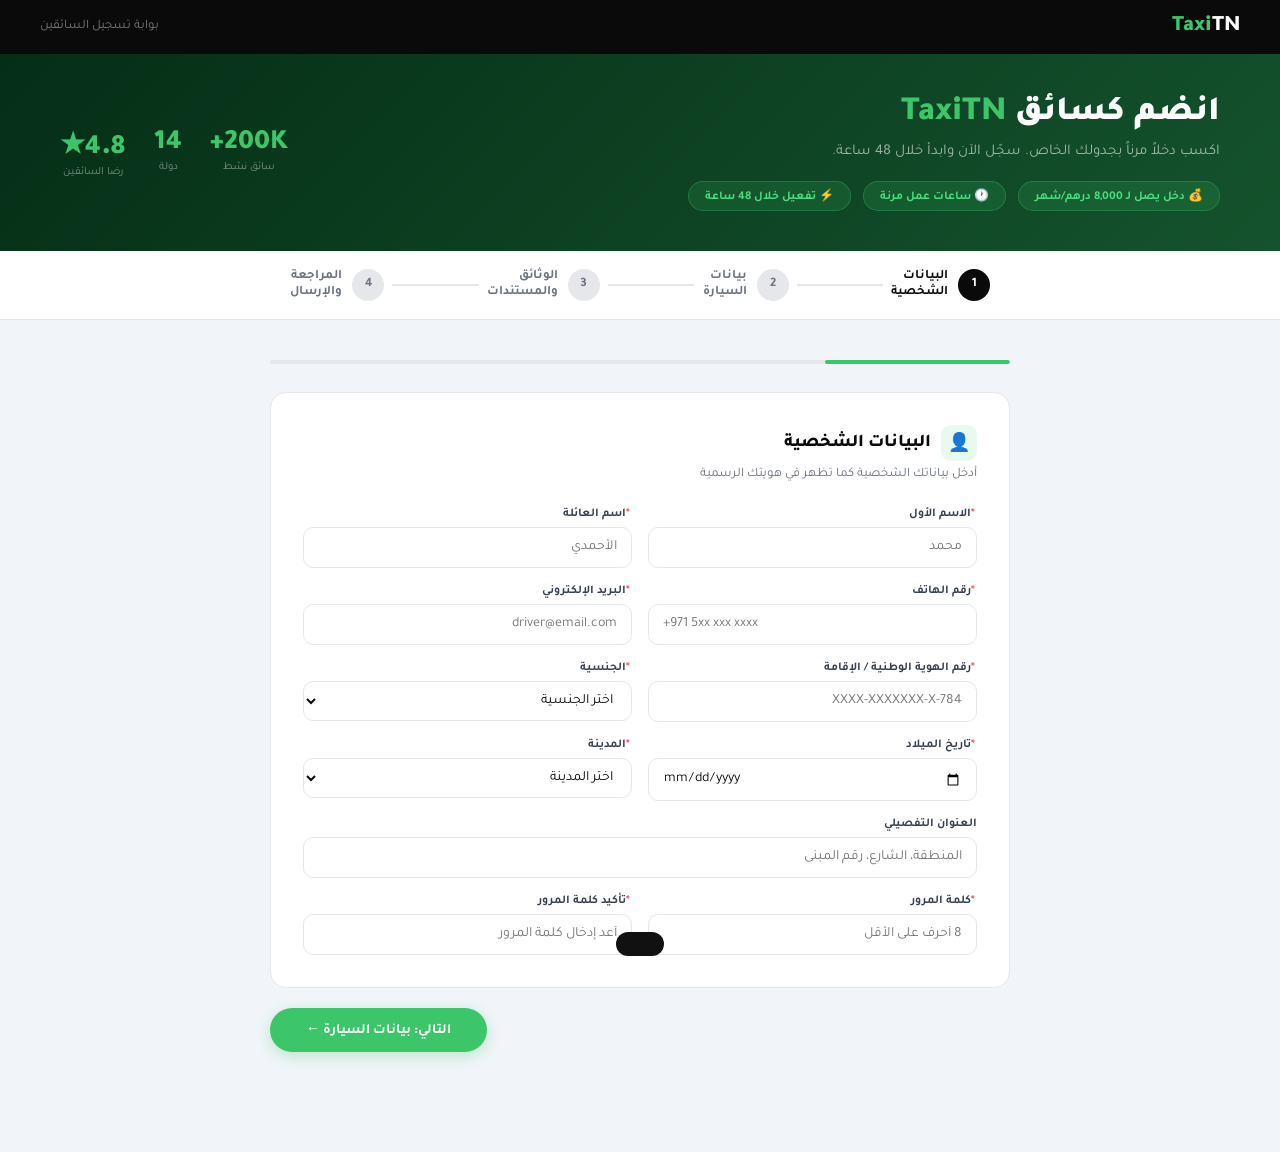
<file: driver_register.html>
<!DOCTYPE html>
<html lang="ar" dir="rtl">

<head>
  <meta charset="UTF-8">
  <meta name="viewport" content="width=device-width, initial-scale=1.0">
  <title>TaxiTN – تسجيل السائق</title>
  <link href="https://fonts.googleapis.com/css2?family=Tajawal:wght@300;400;500;700;800;900&display=swap"
    rel="stylesheet">
  <style>
    :root {
      --g: #3DC56A;
      --gd: #2aa855;
      --gl: #e8f9ee;
      --bk: #0a0a0a;
      --gr: #6b7280;
      --lt: #f8fafc;
      --wh: #fff;
      --radius: 16px;
    }

    * {
      margin: 0;
      padding: 0;
      box-sizing: border-box;
    }

    body {
      font-family: 'Tajawal', sans-serif;
      background: #f1f5f9;
      color: var(--bk);
      min-height: 100vh;
    }

    /* TOP BAR */
    .topbar {
      background: var(--bk);
      padding: 14px 40px;
      display: flex;
      align-items: center;
      justify-content: space-between;
    }

    .logo {
      font-size: 22px;
      font-weight: 900;
      color: var(--g);
    }

    .logo span {
      color: #fff;
    }

    .topbar-sub {
      color: rgba(255, 255, 255, .45);
      font-size: 13px;
    }

    /* HERO STRIP */
    .hero-strip {
      background: linear-gradient(135deg, #052e16, #14532d);
      padding: 40px 60px;
      display: flex;
      align-items: center;
      justify-content: space-between;
    }

    .hero-strip h1 {
      font-size: 34px;
      font-weight: 900;
      color: #fff;
      margin-bottom: 8px;
    }

    .hero-strip h1 span {
      color: var(--g);
    }

    .hero-strip p {
      color: rgba(255, 255, 255, .6);
      font-size: 15px;
    }

    .hero-perks {
      display: flex;
      gap: 12px;
      margin-top: 20px;
      flex-wrap: wrap;
    }

    .perk {
      background: rgba(61, 197, 106, .15);
      border: 1px solid rgba(61, 197, 106, .3);
      color: #4ade80;
      padding: 6px 16px;
      border-radius: 50px;
      font-size: 12px;
      font-weight: 700;
    }

    .hero-nums {
      display: flex;
      gap: 28px;
    }

    .hn {
      text-align: center;
    }

    .hn .v {
      font-size: 28px;
      font-weight: 900;
      color: var(--g);
    }

    .hn .l {
      font-size: 11px;
      color: rgba(255, 255, 255, .45);
    }

    /* STEPPER */
    .stepper-wrap {
      background: #fff;
      border-bottom: 1px solid #e5e7eb;
      padding: 0 60px;
    }

    .stepper {
      display: flex;
      align-items: center;
      max-width: 700px;
      margin: 0 auto;
    }

    .step {
      display: flex;
      align-items: center;
      gap: 10px;
      padding: 18px 0;
      flex: 1;
      cursor: pointer;
    }

    .step-num {
      width: 32px;
      height: 32px;
      border-radius: 50%;
      display: flex;
      align-items: center;
      justify-content: center;
      font-size: 13px;
      font-weight: 700;
      background: #e5e7eb;
      color: var(--gr);
      transition: all .3s;
      flex-shrink: 0;
    }

    .step.done .step-num {
      background: var(--g);
      color: #fff;
    }

    .step.active .step-num {
      background: var(--bk);
      color: #fff;
    }

    .step-label {
      font-size: 13px;
      font-weight: 600;
      color: var(--gr);
    }

    .step.active .step-label {
      color: var(--bk);
      font-weight: 700;
    }

    .step.done .step-label {
      color: var(--g);
    }

    .step-line {
      flex: 1;
      height: 2px;
      background: #e5e7eb;
      margin: 0 8px;
    }

    .step-line.done {
      background: var(--g);
    }

    /* MAIN */
    .main {
      max-width: 780px;
      margin: 40px auto;
      padding: 0 20px 60px;
    }

    /* FORM CARD */
    .card {
      background: #fff;
      border-radius: var(--radius);
      padding: 32px;
      margin-bottom: 20px;
      border: 1px solid #e5e7eb;
    }

    .card-title {
      font-size: 18px;
      font-weight: 800;
      margin-bottom: 6px;
      display: flex;
      align-items: center;
      gap: 10px;
    }

    .card-title .ct-icon {
      width: 36px;
      height: 36px;
      border-radius: 10px;
      background: var(--gl);
      display: flex;
      align-items: center;
      justify-content: center;
      font-size: 18px;
    }

    .card-sub {
      color: var(--gr);
      font-size: 13px;
      margin-bottom: 24px;
    }

    .form-grid {
      display: grid;
      grid-template-columns: 1fr 1fr;
      gap: 16px;
    }

    .form-grid.col1 {
      grid-template-columns: 1fr;
    }

    .fg {
      display: flex;
      flex-direction: column;
      gap: 6px;
    }

    .fg.full {
      grid-column: 1/-1;
    }

    .fg label {
      font-size: 12px;
      font-weight: 700;
      color: #374151;
    }

    .fg label .req {
      color: #ef4444;
      margin-right: 2px;
    }

    .fg input,
    .fg select,
    .fg textarea {
      padding: 11px 14px;
      border: 1.5px solid #e5e7eb;
      border-radius: 10px;
      font-family: 'Tajawal', sans-serif;
      font-size: 14px;
      outline: none;
      transition: border-color .2s;
      background: #fff;
      color: var(--bk);
    }

    .fg input:focus,
    .fg select:focus,
    .fg textarea:focus {
      border-color: var(--g);
    }

    .fg textarea {
      resize: vertical;
      min-height: 80px;
    }

    .fg .hint {
      font-size: 11px;
      color: var(--gr);
    }

    .fg .err {
      font-size: 11px;
      color: #ef4444;
      display: none;
    }

    /* UPLOAD ZONE */
    .upload-zone {
      border: 2px dashed #d1d5db;
      border-radius: 12px;
      padding: 28px;
      text-align: center;
      cursor: pointer;
      transition: all .2s;
      background: #fafafa;
      position: relative;
    }

    .upload-zone:hover,
    .upload-zone.drag {
      border-color: var(--g);
      background: var(--gl);
    }

    .upload-zone input[type=file] {
      position: absolute;
      inset: 0;
      opacity: 0;
      cursor: pointer;
    }

    .uz-icon {
      font-size: 32px;
      margin-bottom: 8px;
    }

    .uz-title {
      font-size: 14px;
      font-weight: 700;
      margin-bottom: 4px;
    }

    .uz-sub {
      font-size: 12px;
      color: var(--gr);
    }

    .uz-preview {
      display: flex;
      flex-wrap: wrap;
      gap: 8px;
      margin-top: 12px;
    }

    .uz-file {
      background: var(--gl);
      color: var(--gd);
      padding: 5px 12px;
      border-radius: 8px;
      font-size: 12px;
      font-weight: 600;
      display: flex;
      align-items: center;
      gap: 6px;
    }

    .uz-file button {
      background: none;
      border: none;
      cursor: pointer;
      font-size: 14px;
      color: var(--gr);
    }

    /* VEHICLE TYPE SELECTOR */
    .vtype-grid {
      display: grid;
      grid-template-columns: repeat(4, 1fr);
      gap: 10px;
    }

    .vtype {
      border: 2px solid #e5e7eb;
      border-radius: 12px;
      padding: 14px 8px;
      text-align: center;
      cursor: pointer;
      transition: all .2s;
      background: #fff;
    }

    .vtype.sel,
    .vtype:hover {
      border-color: var(--g);
      background: var(--gl);
    }

    .vtype .vi {
      font-size: 28px;
      margin-bottom: 6px;
    }

    .vtype .vn {
      font-size: 12px;
      font-weight: 700;
    }

    .vtype .vp {
      font-size: 10px;
      color: var(--gr);
      margin-top: 2px;
    }

    /* AGREEMENT */
    .agree-box {
      background: var(--lt);
      border-radius: 12px;
      padding: 18px;
      margin-bottom: 16px;
    }

    .agree-item {
      display: flex;
      align-items: flex-start;
      gap: 12px;
      margin-bottom: 12px;
    }

    .agree-item:last-child {
      margin-bottom: 0;
    }

    .agree-item input[type=checkbox] {
      width: 18px;
      height: 18px;
      accent-color: var(--g);
      flex-shrink: 0;
      margin-top: 2px;
      cursor: pointer;
    }

    .agree-item label {
      font-size: 13px;
      color: #374151;
      cursor: pointer;
      line-height: 1.6;
    }

    .agree-item label a {
      color: var(--g);
      text-decoration: none;
      font-weight: 700;
    }

    /* NAV BUTTONS */
    .form-nav {
      display: flex;
      justify-content: space-between;
      align-items: center;
      margin-top: 8px;
    }

    .btn-back {
      padding: 12px 28px;
      border: 2px solid #e5e7eb;
      border-radius: 50px;
      background: #fff;
      font-family: 'Tajawal', sans-serif;
      font-weight: 700;
      font-size: 14px;
      cursor: pointer;
      color: var(--gr);
      transition: all .2s;
    }

    .btn-back:hover {
      border-color: var(--bk);
      color: var(--bk);
    }

    .btn-next {
      padding: 12px 36px;
      background: var(--g);
      color: #fff;
      border: none;
      border-radius: 50px;
      font-family: 'Tajawal', sans-serif;
      font-weight: 700;
      font-size: 14px;
      cursor: pointer;
      box-shadow: 0 4px 15px rgba(61, 197, 106, .3);
      transition: all .2s;
    }

    .btn-next:hover {
      background: var(--gd);
      transform: translateY(-1px);
    }

    /* SUCCESS */
    .success-page {
      text-align: center;
      padding: 60px 20px;
    }

    .success-icon {
      width: 90px;
      height: 90px;
      border-radius: 50%;
      background: var(--gl);
      display: flex;
      align-items: center;
      justify-content: center;
      font-size: 42px;
      margin: 0 auto 24px;
    }

    .success-page h2 {
      font-size: 30px;
      font-weight: 900;
      margin-bottom: 12px;
    }

    .success-page p {
      color: var(--gr);
      font-size: 15px;
      margin-bottom: 32px;
      line-height: 1.8;
    }

    .success-steps {
      display: grid;
      grid-template-columns: repeat(3, 1fr);
      gap: 16px;
      max-width: 520px;
      margin: 0 auto 32px;
    }

    .ss {
      background: var(--lt);
      border-radius: 12px;
      padding: 18px;
    }

    .ss .si {
      font-size: 24px;
      margin-bottom: 8px;
    }

    .ss .sn {
      font-size: 12px;
      font-weight: 700;
      color: var(--gr);
    }

    /* PROGRESS BAR */
    .progress-bar {
      height: 4px;
      background: #e5e7eb;
      border-radius: 2px;
      margin-bottom: 28px;
      overflow: hidden;
    }

    .progress-fill {
      height: 100%;
      background: var(--g);
      border-radius: 2px;
      transition: width .4s ease;
    }

    /* STATUS BADGE */
    .status-badge {
      display: inline-flex;
      align-items: center;
      gap: 6px;
      padding: 6px 16px;
      border-radius: 50px;
      font-size: 12px;
      font-weight: 700;
    }

    .status-pending {
      background: #fef3c7;
      color: #92400e;
    }

    .status-review {
      background: #dbeafe;
      color: #1e3a8a;
    }

    .status-approved {
      background: var(--gl);
      color: var(--gd);
    }

    /* TOAST */
    #toast {
      position: fixed;
      bottom: 24px;
      left: 50%;
      transform: translateX(-50%) translateY(80px);
      background: #111;
      color: #fff;
      padding: 12px 24px;
      border-radius: 50px;
      font-size: 14px;
      font-weight: 600;
      z-index: 9999;
      transition: transform .35s cubic-bezier(.34, 1.56, .64, 1);
    }

    #toast.show {
      transform: translateX(-50%) translateY(0);
    }

    @media(max-width:768px) {
      .hero-strip {
        flex-direction: column;
        gap: 24px;
        padding: 32px 24px;
      }

      .form-grid {
        grid-template-columns: 1fr;
      }

      .vtype-grid {
        grid-template-columns: repeat(2, 1fr);
      }

      .success-steps {
        grid-template-columns: 1fr;
      }

      .stepper-wrap {
        padding: 0 20px;
      }

      .main {
        padding: 0 16px 60px;
      }
    }
  </style>
  <link rel="stylesheet" href="css/driver_register.css">
  <link rel="manifest" href="manifest.json">
  <script>
    if ('serviceWorker' in navigator) {
      window.addEventListener('load', () => {
        navigator.serviceWorker.register('service-worker.js')
          .then(reg => console.log('[PWA] SW registered:', reg.scope))
          .catch(err => console.log('[PWA] SW failed:', err));
      });
    }
  </script>
</head>

<body>

  <div id="toast"><span id="tm"></span></div>

  <div class="topbar">
    <div class="logo">Taxi<span>TN</span></div>
    <div class="topbar-sub">بوابة تسجيل السائقين</div>
  </div>

  <div class="hero-strip">
    <div>
      <h1>انضم كسائق <span>TaxiTN</span></h1>
      <p>اكسب دخلاً مرناً بجدولك الخاص. سجّل الآن وابدأ خلال 48 ساعة.</p>
      <div class="hero-perks">
        <span class="perk">💰 دخل يصل لـ 8,000 درهم/شهر</span>
        <span class="perk">🕐 ساعات عمل مرنة</span>
        <span class="perk">⚡ تفعيل خلال 48 ساعة</span>
      </div>
    </div>
    <div class="hero-nums">
      <div class="hn">
        <div class="v">200K+</div>
        <div class="l">سائق نشط</div>
      </div>
      <div class="hn">
        <div class="v">14</div>
        <div class="l">دولة</div>
      </div>
      <div class="hn">
        <div class="v">4.8★</div>
        <div class="l">رضا السائقين</div>
      </div>
    </div>
  </div>

  <div class="stepper-wrap">
    <div class="stepper">
      <div class="step active" id="s1" onclick="jumpStep(1)">
        <div class="step-num">1</div>
        <div class="step-label">البيانات الشخصية</div>
      </div>
      <div class="step-line" id="sl1"></div>
      <div class="step" id="s2" onclick="jumpStep(2)">
        <div class="step-num">2</div>
        <div class="step-label">بيانات السيارة</div>
      </div>
      <div class="step-line" id="sl2"></div>
      <div class="step" id="s3" onclick="jumpStep(3)">
        <div class="step-num">3</div>
        <div class="step-label">الوثائق والمستندات</div>
      </div>
      <div class="step-line" id="sl3"></div>
      <div class="step" id="s4" onclick="jumpStep(4)">
        <div class="step-num">4</div>
        <div class="step-label">المراجعة والإرسال</div>
      </div>
    </div>
  </div>

  <div class="main">
    <div class="progress-bar">
      <div class="progress-fill" id="prog"></div>
    </div>

    <!-- STEP 1: Personal Info -->
    <div id="page1">
      <div class="card">
        <div class="card-title">
          <div class="ct-icon">👤</div>البيانات الشخصية
        </div>
        <div class="card-sub">أدخل بياناتك الشخصية كما تظهر في هويتك الرسمية</div>
        <div class="form-grid">
          <div class="fg"><label><span class="req">*</span>الاسم الأول</label><input type="text" id="fname"
              placeholder="محمد"></div>
          <div class="fg"><label><span class="req">*</span>اسم العائلة</label><input type="text" id="lname"
              placeholder="الأحمدي"></div>
          <div class="fg"><label><span class="req">*</span>رقم الهاتف</label><input type="tel" id="phone"
              placeholder="+971 5xx xxx xxxx"></div>
          <div class="fg"><label><span class="req">*</span>البريد الإلكتروني</label><input type="email" id="email"
              placeholder="driver@email.com"></div>
          <div class="fg"><label><span class="req">*</span>رقم الهوية الوطنية / الإقامة</label><input type="text"
              id="natid" placeholder="784-XXXX-XXXXXXX-X"></div>
          <div class="fg"><label><span class="req">*</span>الجنسية</label>
            <select id="nation" aria-label="اختر الجنسية">
              <option value="">اختر الجنسية</option>
              <option>إماراتي</option>
              <option>سعودي</option>
              <option>مصري</option>
              <option>باكستاني</option>
              <option>هندي</option>
              <option>بنغلاديشي</option>
              <option>فلبيني</option>
              <option>أردني</option>
              <option>أخرى</option>
            </select>
          </div>
          <div class="fg"><label><span class="req">*</span>تاريخ الميلاد</label><input type="date" id="dob"
              title="تاريخ الميلاد"></div>
          <div class="fg"><label><span class="req">*</span>المدينة</label>
            <select id="city" aria-label="اختر المدينة">
              <option value="">اختر المدينة</option>
              <option>دبي</option>
              <option>أبوظبي</option>
              <option>الشارقة</option>
              <option>عجمان</option>
              <option>رأس الخيمة</option>
              <option>الفجيرة</option>
            </select>
          </div>
          <div class="fg full"><label>العنوان التفصيلي</label><input type="text" id="addr"
              placeholder="المنطقة، الشارع، رقم المبنى"></div>
          <div class="fg"><label><span class="req">*</span>كلمة المرور</label><input type="password" id="pass"
              placeholder="8 أحرف على الأقل"></div>
          <div class="fg"><label><span class="req">*</span>تأكيد كلمة المرور</label><input type="password" id="pass2"
              placeholder="أعد إدخال كلمة المرور"></div>
        </div>
      </div>
      <div class="form-nav">
        <div></div>
        <button class="btn-next" onclick="goNext(1)">التالي: بيانات السيارة ←</button>
      </div>
    </div>

    <!-- STEP 2: Vehicle Info -->
    <div id="page2" class="page-hidden">
      <div class="card">
        <div class="card-title">
          <div class="ct-icon">🚗</div>نوع المركبة
        </div>
        <div class="card-sub">اختر فئة مركبتك للانضمام للخدمة المناسبة</div>
        <div class="vtype-grid">
          <div class="vtype sel" onclick="selVtype(this,'go')">
            <div class="vi">🚗</div>
            <div class="vn">TaxiTN GO</div>
            <div class="vp">سيدان عادية</div>
          </div>
          <div class="vtype" onclick="selVtype(this,'business')">
            <div class="vi">🚙</div>
            <div class="vn">Business</div>
            <div class="vp">سيارة فاخرة</div>
          </div>
          <div class="vtype" onclick="selVtype(this,'max')">
            <div class="vi">🚐</div>
            <div class="vn">MAX</div>
            <div class="vp">7 ركاب+</div>
          </div>
          <div class="vtype" onclick="selVtype(this,'bike')">
            <div class="vi">🏍️</div>
            <div class="vn">Bike</div>
            <div class="vp">توصيل طلبات</div>
          </div>
        </div>
      </div>
      <div class="card">
        <div class="card-title">
          <div class="ct-icon">🔧</div>تفاصيل المركبة
        </div>
        <div class="card-sub">أدخل بيانات سيارتك كما تظهر في رخصة المركبة</div>
        <div class="form-grid">
          <div class="fg"><label><span class="req">*</span>الشركة المصنّعة</label>
            <select id="vmake" aria-label="اختر الشركة المصنعة">
              <option value="">اختر الشركة</option>
              <option>Toyota</option>
              <option>Hyundai</option>
              <option>Nissan</option>
              <option>Kia</option>
              <option>Honda</option>
              <option>Mitsubishi</option>
              <option>Ford</option>
              <option>Chevrolet</option>
              <option>BMW</option>
              <option>Mercedes</option>
            </select>
          </div>
          <div class="fg"><label><span class="req">*</span>الموديل</label><input type="text" id="vmodel"
              placeholder="Camry / Sonata / Altima"></div>
          <div class="fg"><label><span class="req">*</span>سنة الصنع</label>
            <select id="vyear" aria-label="اختر سنة الصنع">
              <option value="">اختر السنة</option>
              <option>2024</option>
              <option>2023</option>
              <option>2022</option>
              <option>2021</option>
              <option>2020</option>
              <option>2019</option>
              <option>2018</option>
            </select>
          </div>
          <div class="fg"><label><span class="req">*</span>لون السيارة</label>
            <select id="vcolor" aria-label="اختر لون السيارة">
              <option value="">اختر اللون</option>
              <option>أبيض</option>
              <option>أسود</option>
              <option>رمادي</option>
              <option>فضي</option>
              <option>أزرق</option>
              <option>أحمر</option>
            </select>
          </div>
          <div class="fg"><label><span class="req">*</span>رقم اللوحة</label><input type="text" id="vplate"
              placeholder="A 12345 Dubai"></div>
          <div class="fg"><label><span class="req">*</span>عدد المقاعد</label>
            <select id="vseats" aria-label="اختر عدد المقاعد">
              <option value="">اختر</option>
              <option>4</option>
              <option>5</option>
              <option>6</option>
              <option>7</option>
              <option>8+</option>
            </select>
          </div>
          <div class="fg"><label><span class="req">*</span>نوع الوقود</label>
            <select id="vfuel" aria-label="اختر نوع الوقود">
              <option value="">اختر</option>
              <option>بنزين</option>
              <option>ديزل</option>
              <option>كهربائي</option>
              <option>هجين</option>
            </select>
          </div>
          <div class="fg"><label>رقم الهيكل (VIN)</label><input type="text" id="vvin" placeholder="1HGCM82633A123456">
            <div class="hint">اختياري — يساعد في التحقق السريع</div>
          </div>
          <div class="fg full"><label>ملاحظات إضافية عن السيارة</label><textarea id="vnote"
              placeholder="أي معلومات إضافية عن المركبة..."></textarea></div>
        </div>
      </div>
      <div class="form-nav">
        <button class="btn-back" onclick="goBack(2)">← السابق</button>
        <button class="btn-next" onclick="goNext(2)">التالي: الوثائق ←</button>
      </div>
    </div>

    <!-- STEP 3: Documents -->
    <div id="page3" class="page-hidden">
      <div class="card">
        <div class="card-title">
          <div class="ct-icon">📄</div>الوثائق المطلوبة
        </div>
        <div class="card-sub">يجب رفع جميع الوثائق بصورة واضحة وغير منتهية الصلاحية</div>
        <div class="doc-grid">

          <div class="fg">
            <label><span class="req">*</span>رخصة القيادة (وجهان)</label>
            <div class="upload-zone" id="uz1" ondragover="dragOver(event,this)" ondragleave="dragLeave(this)"
              ondrop="dropFile(event,this,'uz1')">
              <input type="file" accept="image/*,.pdf" multiple onchange="handleFiles(this,'uz1')"
                aria-label="ارفع رخصة القيادة">
              <div class="uz-icon">🪪</div>
              <div class="uz-title">اسحب الملف أو انقر للرفع</div>
              <div class="uz-sub">JPG, PNG, PDF — حد أقصى 5MB</div>
              <div class="uz-preview" id="pv-uz1"></div>
            </div>
          </div>

          <div class="fg">
            <label><span class="req">*</span>رخصة المركبة (مستوفاة)</label>
            <div class="upload-zone" id="uz2" ondragover="dragOver(event,this)" ondragleave="dragLeave(this)"
              ondrop="dropFile(event,this,'uz2')">
              <input type="file" accept="image/*,.pdf" multiple onchange="handleFiles(this,'uz2')"
                aria-label="ارفع رخصة المركبة">
              <div class="uz-icon">📋</div>
              <div class="uz-title">اسحب الملف أو انقر للرفع</div>
              <div class="uz-sub">JPG, PNG, PDF — حد أقصى 5MB</div>
              <div class="uz-preview" id="pv-uz2"></div>
            </div>
          </div>

          <div class="fg">
            <label><span class="req">*</span>بطاقة الهوية / الإقامة</label>
            <div class="upload-zone" id="uz3" ondragover="dragOver(event,this)" ondragleave="dragLeave(this)"
              ondrop="dropFile(event,this,'uz3')">
              <input type="file" accept="image/*,.pdf" multiple onchange="handleFiles(this,'uz3')"
                aria-label="ارفع بطاقة الهوية">
              <div class="uz-icon">🆔</div>
              <div class="uz-title">اسحب الملف أو انقر للرفع</div>
              <div class="uz-sub">JPG, PNG, PDF — حد أقصى 5MB</div>
              <div class="uz-preview" id="pv-uz3"></div>
            </div>
          </div>

          <div class="fg">
            <label><span class="req">*</span>تأمين المركبة (ساري)</label>
            <div class="upload-zone" id="uz4" ondragover="dragOver(event,this)" ondragleave="dragLeave(this)"
              ondrop="dropFile(event,this,'uz4')">
              <input type="file" accept="image/*,.pdf" multiple onchange="handleFiles(this,'uz4')"
                aria-label="ارفع تأمين المركبة">
              <div class="uz-icon">🛡️</div>
              <div class="uz-title">اسحب الملف أو انقر للرفع</div>
              <div class="uz-sub">JPG, PNG, PDF — حد أقصى 5MB</div>
              <div class="uz-preview" id="pv-uz4"></div>
            </div>
          </div>

          <div class="fg">
            <label>صورة شخصية احترافية</label>
            <div class="upload-zone" id="uz5" ondragover="dragOver(event,this)" ondragleave="dragLeave(this)"
              ondrop="dropFile(event,this,'uz5')">
              <input type="file" accept="image/*" onchange="handleFiles(this,'uz5')" aria-label="ارفع صورة شخصية">
              <div class="uz-icon">🤳</div>
              <div class="uz-title">صورة واضحة للوجه</div>
              <div class="uz-sub">خلفية بيضاء مفضلة</div>
              <div class="uz-preview" id="pv-uz5"></div>
            </div>
          </div>

          <div class="fg">
            <label>شهادة السجل الجنائي</label>
            <div class="upload-zone" id="uz6" ondragover="dragOver(event,this)" ondragleave="dragLeave(this)"
              ondrop="dropFile(event,this,'uz6')">
              <input type="file" accept="image/*,.pdf" onchange="handleFiles(this,'uz6')"
                aria-label="ارفع شهادة السجل الجنائي">
              <div class="uz-icon">📜</div>
              <div class="uz-title">شهادة حسن السيرة</div>
              <div class="uz-sub">اختياري — يسرّع عملية القبول</div>
              <div class="uz-preview" id="pv-uz6"></div>
            </div>
          </div>
        </div>
      </div>

      <div class="card">
        <div class="card-title">
          <div class="ct-icon">🏦</div>بيانات الحساب البنكي
        </div>
        <div class="card-sub">لصرف أرباحك مباشرة إلى حسابك</div>
        <div class="form-grid">
          <div class="fg"><label><span class="req">*</span>اسم البنك</label>
            <select id="bank" aria-label="اختر البنك">
              <option value="">اختر البنك</option>
              <option>Emirates NBD</option>
              <option>ADCB</option>
              <option>FAB</option>
              <option>Mashreq</option>
              <option>RAK Bank</option>
              <option>DIB</option>
            </select>
          </div>
          <div class="fg"><label><span class="req">*</span>اسم صاحب الحساب</label><input type="text" id="bname"
              placeholder="الاسم كما في البنك"></div>
          <div class="fg"><label><span class="req">*</span>رقم IBAN</label><input type="text" id="iban"
              placeholder="AE07 0331 2345 6789 0123 456"></div>
          <div class="fg"><label>رقم الحساب</label><input type="text" id="accnum" placeholder="اختياري"></div>
        </div>
      </div>

      <div class="form-nav">
        <button class="btn-back" onclick="goBack(3)">← السابق</button>
        <button class="btn-next" onclick="goNext(3)">التالي: المراجعة ←</button>
      </div>
    </div>

    <!-- STEP 4: Review & Submit -->
    <div id="page4" style="display:none">
      <div class="card">
        <div class="card-title">
          <div class="ct-icon">✅</div>مراجعة البيانات
        </div>
        <div class="card-sub">تحقق من بياناتك قبل الإرسال النهائي</div>
        <div id="review-content" style="display:grid;gap:12px"></div>
      </div>

      <div class="card">
        <div class="card-title">
          <div class="ct-icon">📜</div>الشروط والاتفاقيات
        </div>
        <div class="agree-box">
          <div class="agree-item">
            <input type="checkbox" id="ag1">
            <label for="ag1">أقر بأن جميع البيانات والوثائق المقدمة صحيحة ودقيقة، وأتحمل المسؤولية القانونية عن أي
              معلومات مضللة.</label>
          </div>
          <div class="agree-item">
            <input type="checkbox" id="ag2">
            <label for="ag2">أوافق على <a href="#">شروط وأحكام كريم للسائقين</a> و<a href="#">سياسة الخصوصية</a>، بما
              تشمله من حقوق والتزامات.</label>
          </div>
          <div class="agree-item">
            <input type="checkbox" id="ag3">
            <label for="ag3">أوافق على إجراء فحص الخلفية وتحقق الهوية من قِبل كريم أو شركائها المرخصين.</label>
          </div>
          <div class="agree-item">
            <input type="checkbox" id="ag4">
            <label for="ag4">أفهم أن الموافقة على طلبي تستغرق ما بين 24-48 ساعة عمل بعد اكتمال جميع الوثائق.</label>
          </div>
        </div>
      </div>

      <div class="form-nav">
        <button class="btn-back" onclick="goBack(4)">← السابق</button>
        <button class="btn-next btn-submit" onclick="submitForm()">🚀
          إرسال الطلب</button>
      </div>
    </div>

    <!-- SUCCESS -->
    <div id="page5" class="page-hidden">
      <div class="card success-page">
        <div class="success-icon">🎉</div>
        <h2>تم إرسال طلبك بنجاح!</h2>
        <p>مرحباً بك في عائلة TaxiTN! سيقوم فريقنا بمراجعة طلبك وسيتواصل معك<br>خلال <strong>24-48 ساعة</strong> عبر
          البريد الإلكتروني والهاتف.</p>
        <div class="status-container">
          <span class="status-badge status-pending">⏳ قيد المراجعة</span>
        </div>
        <div class="success-steps">
          <div class="ss">
            <div class="si">📧</div>
            <div class="sn">تأكيد الاستلام بالبريد</div>
          </div>
          <div class="ss">
            <div class="si">🔍</div>
            <div class="sn">مراجعة الوثائق 24h</div>
          </div>
          <div class="ss">
            <div class="si">✅</div>
            <div class="sn">تفعيل الحساب والبدء</div>
          </div>
        </div>
        <div class="ref-box">
          <div class="ref-label">رقم الطلب المرجعي</div>
          <div class="ref-number" id="refNum">DRV-2025-XXXX</div>
        </div>
        <button class="btn-next" onclick="toast('سيتم فتح لوحة السائق بعد الموافقة')">متابعة حالة الطلب</button>
      </div>
    </div>
  </div>

  <script>
    let curStep = 1, selVehicle = 'go';
    const uploaded = { uz1: false, uz2: false, uz3: false, uz4: false };

    function goNext(step) {
      if (!validateStep(step)) return;
      curStep++;
      showStep(curStep);
      if (curStep === 4) buildReview();
    }
    function goBack(step) { curStep--; showStep(curStep); }
    function jumpStep(s) { if (s <= curStep) showStep(s); }

    function showStep(s) {
      for (let i = 1; i <= 5; i++) {
        const p = document.getElementById('page' + i);
        if (p) p.style.display = i === s ? 'block' : 'none';
      }
      // Update stepper
      for (let i = 1; i <= 4; i++) {
        const st = document.getElementById('s' + i);
        const ln = document.getElementById('sl' + i);
        st.className = 'step' + (i < s ? ' done' : i === s ? ' active' : '');
        if (ln) ln.className = 'step-line' + (i < s ? ' done' : '');
      }
      const pcts = { 1: 25, 2: 50, 3: 75, 4: 100, 5: 100 };
      document.getElementById('prog').style.width = pcts[s] + '%';
      window.scrollTo({ top: 0, behavior: 'smooth' });
    }

    function validateStep(s) {
      if (s === 1) {
        const fields = [['fname', 'الاسم الأول'], ['lname', 'اسم العائلة'], ['phone', 'رقم الهاتف'], ['email', 'البريد الإلكتروني'], ['natid', 'رقم الهوية'], ['nation', 'الجنسية'], ['city', 'المدينة']];
        for (const [id, name] of fields) {
          if (!document.getElementById(id).value.trim()) { toast('الرجاء إدخال: ' + name); return false; }
        }
        const p = document.getElementById('pass').value, p2 = document.getElementById('pass2').value;
        if (p.length < 8) { toast('كلمة المرور يجب أن تكون 8 أحرف على الأقل'); return false; }
        if (p !== p2) { toast('كلمتا المرور غير متطابقتين'); return false; }
      }
      if (s === 2) {
        const fields = [['vmake', 'الشركة المصنعة'], ['vmodel', 'الموديل'], ['vyear', 'سنة الصنع'], ['vplate', 'رقم اللوحة']];
        for (const [id, name] of fields) {
          if (!document.getElementById(id).value.trim()) { toast('الرجاء إدخال: ' + name); return false; }
        }
      }
      if (s === 3) {
        const req = ['uz1', 'uz2', 'uz3', 'uz4'];
        const labels = { uz1: 'رخصة القيادة', uz2: 'رخصة المركبة', uz3: 'بطاقة الهوية', uz4: 'تأمين المركبة' };
        for (const id of req) {
          if (!uploaded[id]) { toast('الرجاء رفع: ' + labels[id]); return false; }
        }
        if (!document.getElementById('bank').value) { toast('الرجاء اختيار البنك'); return false; }
        if (!document.getElementById('iban').value) { toast('الرجاء إدخال رقم IBAN'); return false; }
      }
      if (s === 4) {
        if (!document.getElementById('ag1').checked || !document.getElementById('ag2').checked || !document.getElementById('ag3').checked) {
          toast('يجب الموافقة على جميع الشروط الإلزامية'); return false;
        }
      }
      return true;
    }

    function selVtype(el, type) {
      document.querySelectorAll('.vtype').forEach(v => v.classList.remove('sel'));
      el.classList.add('sel'); selVehicle = type;
    }

    function buildReview() {
      const data = [
        { label: 'الاسم الكامل', val: (document.getElementById('fname').value + ' ' + document.getElementById('lname').value).trim() },
        { label: 'رقم الهاتف', val: document.getElementById('phone').value },
        { label: 'البريد الإلكتروني', val: document.getElementById('email').value },
        { label: 'الجنسية', val: document.getElementById('nation').value },
        { label: 'المدينة', val: document.getElementById('city').value },
        { label: 'نوع المركبة', val: { go: 'كريم GO', business: 'Business', max: 'MAX', bike: 'Bike' }[selVehicle] },
        { label: 'الشركة / الموديل', val: document.getElementById('vmake').value + ' ' + document.getElementById('vmodel').value },
        { label: 'سنة الصنع', val: document.getElementById('vyear').value },
        { label: 'رقم اللوحة', val: document.getElementById('vplate').value },
        { label: 'البنك', val: document.getElementById('bank').value },
      ];
      document.getElementById('review-content').innerHTML = data.map(d => `
    <div style="display:flex;justify-content:space-between;align-items:center;padding:10px 0;border-bottom:1px solid #f0f0f0">
      <span style="font-size:13px;color:var(--gr)">${d.label}</span>
      <span style="font-size:14px;font-weight:700">${d.val || '—'}</span>
    </div>`).join('');
    }

    function submitForm() {
      if (!validateStep(4)) return;
      const ref = 'DRV-2025-' + Math.floor(1000 + Math.random() * 9000);
      document.getElementById('refNum').textContent = ref;
      curStep = 5;
      showStep(5);
    }

    // UPLOAD
    function handleFiles(input, zoneId) {
      const files = Array.from(input.files);
      if (files.length) {
        uploaded[zoneId] = true;
        showFiles(files, zoneId);
      }
    }
    function showFiles(files, zoneId) {
      const pv = document.getElementById('pv-' + zoneId);
      pv.innerHTML = files.map(f => `<div class="uz-file">📎 ${f.name.slice(0, 20)} <button onclick="clearFile('${zoneId}')">×</button></div>`).join('');
    }
    function clearFile(zoneId) {
      uploaded[zoneId] = false;
      document.getElementById('pv-' + zoneId).innerHTML = '';
    }
    function dragOver(e, el) { e.preventDefault(); el.classList.add('drag'); }
    function dragLeave(el) { el.classList.remove('drag'); }
    function dropFile(e, el, zoneId) {
      e.preventDefault(); el.classList.remove('drag');
      const files = Array.from(e.dataTransfer.files);
      if (files.length) { uploaded[zoneId] = true; showFiles(files, zoneId); }
    }

    function toast(msg) {
      const t = document.getElementById('toast');
      document.getElementById('tm').textContent = msg;
      t.classList.add('show');
      clearTimeout(t._x); t._x = setTimeout(() => t.classList.remove('show'), 3500);
    }
  </script>
</body>

</html>
</file>
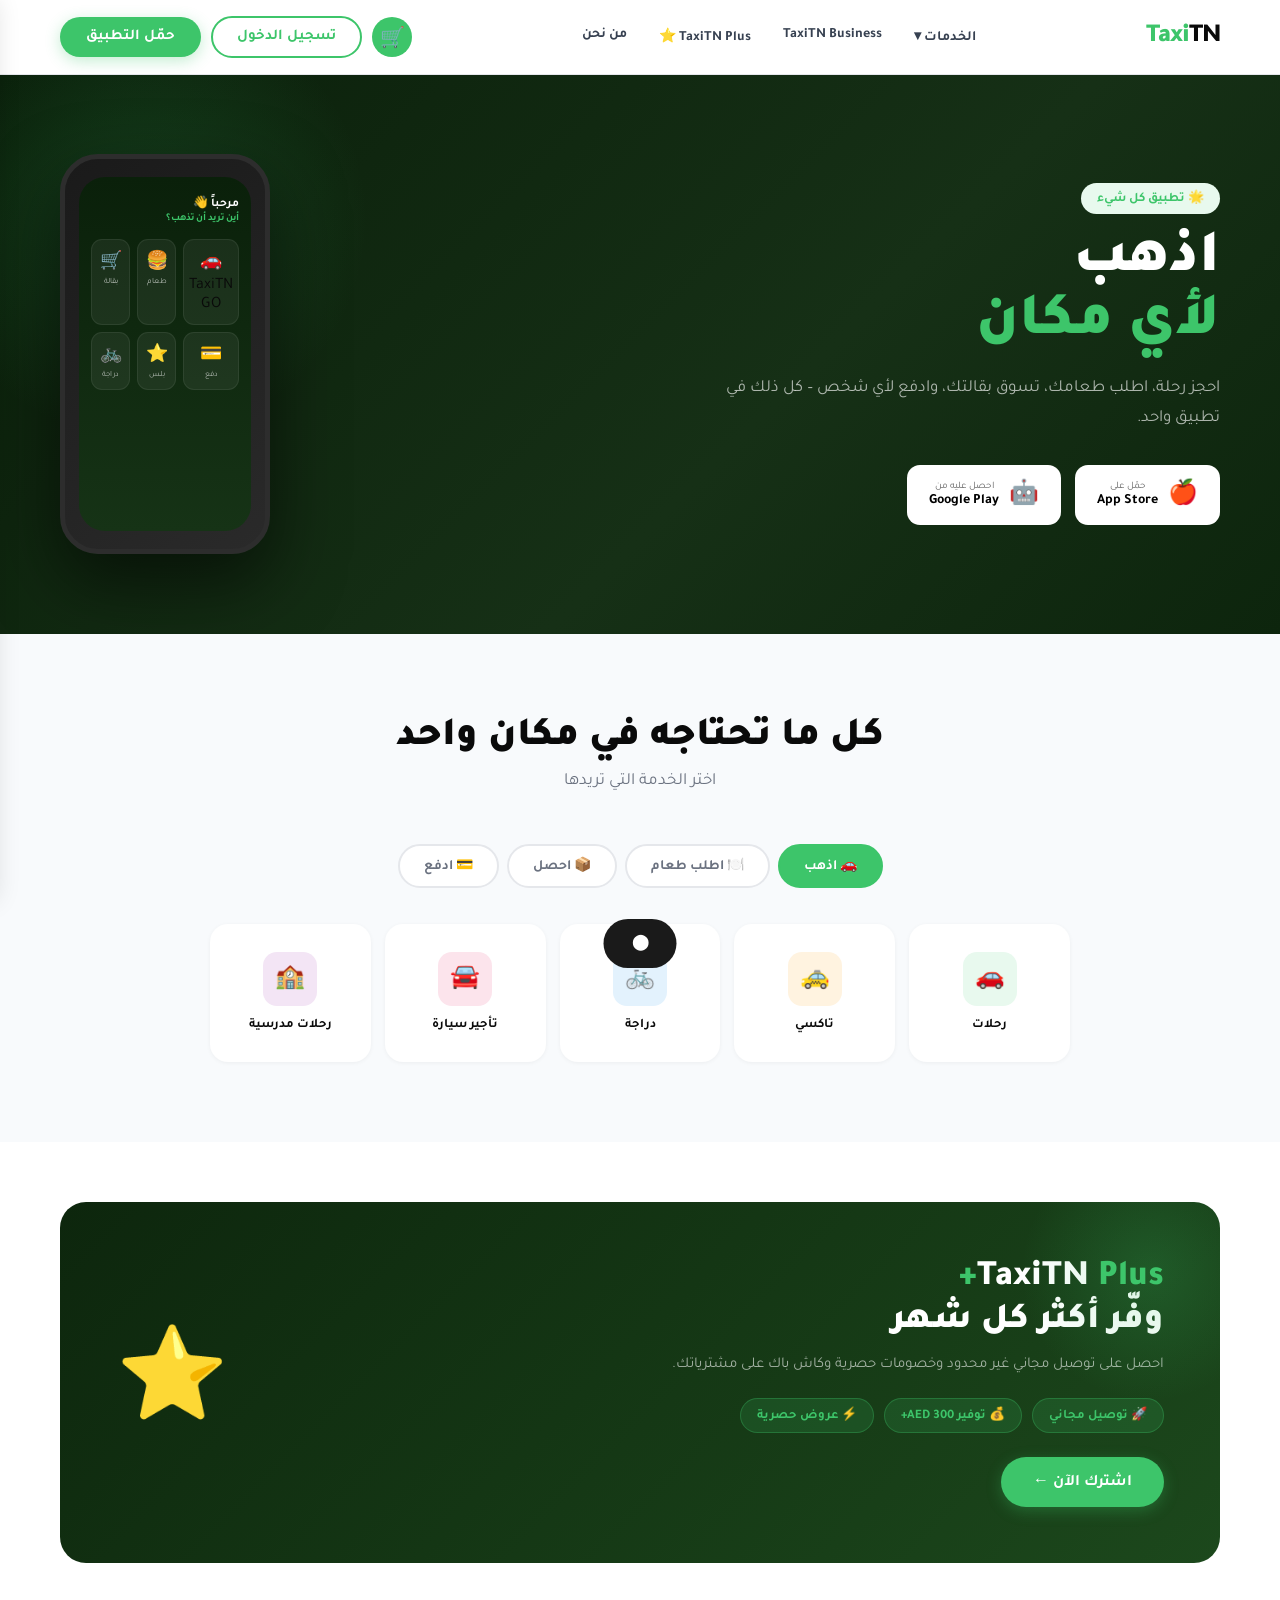
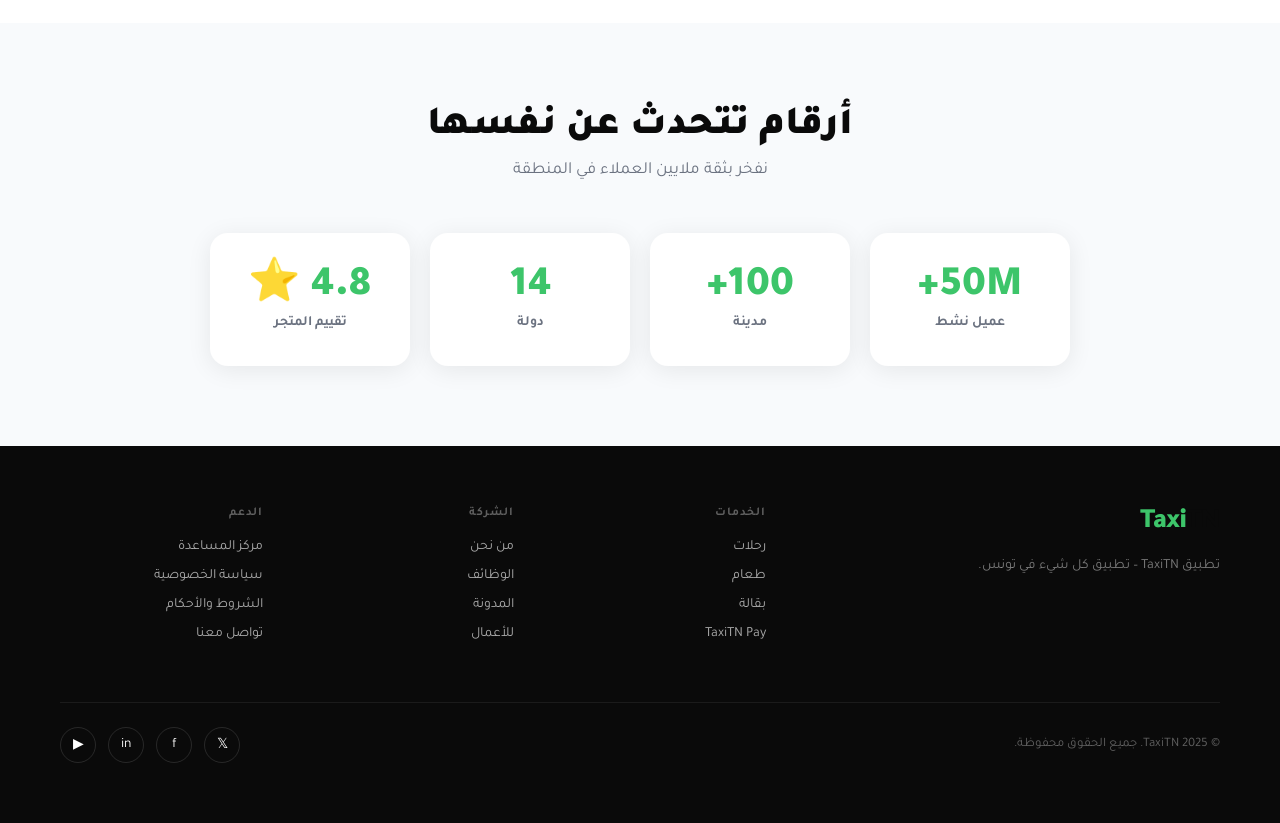
<file: taxitn_clone.html>
<!DOCTYPE html>
<html lang="ar" dir="rtl">

<head>
  <meta charset="UTF-8">
  <meta name="viewport" content="width=device-width, initial-scale=1.0">
  <title>TaxiTN – تطبيق كل شيء</title>
  <link href="https://fonts.googleapis.com/css2?family=Tajawal:wght@300;400;500;700;800;900&display=swap"
    rel="stylesheet">
  <style>
    :root {
      --green: #3DC56A;
      --green-dark: #2aa855;
      --green-light: #e8f9ee;
      --black: #0a0a0a;
      --gray: #6b7280;
      --light: #f8fafc;
      --white: #fff;
      --radius: 18px;
      --shadow: 0 4px 24px rgba(0, 0, 0, .08);
    }

    * {
      margin: 0;
      padding: 0;
      box-sizing: border-box;
    }

    body {
      font-family: 'Tajawal', sans-serif;
      background: var(--white);
      color: var(--black);
      overflow-x: hidden;
    }

    .hidden {
      display: none !important;
    }

    .btn-primary {
      background: var(--green);
      color: #fff;
      padding: 11px 26px;
      border-radius: 50px;
      font-family: 'Tajawal', sans-serif;
      font-weight: 700;
      font-size: 15px;
      cursor: pointer;
      border: none;
      transition: all .2s;
      box-shadow: 0 4px 15px rgba(61, 197, 106, .3);
    }

    .btn-primary:hover {
      background: var(--green-dark);
      transform: translateY(-1px);
    }

    .btn-outline {
      border: 2px solid var(--green);
      color: var(--green);
      padding: 10px 24px;
      border-radius: 50px;
      font-family: 'Tajawal', sans-serif;
      font-weight: 700;
      font-size: 15px;
      cursor: pointer;
      background: transparent;
      transition: all .2s;
    }

    .btn-outline:hover {
      background: var(--green);
      color: #fff;
    }

    .section-header {
      text-align: center;
      margin-bottom: 52px;
    }

    .section-header h2 {
      font-size: 40px;
      font-weight: 900;
      margin-bottom: 10px;
    }

    .section-header p {
      color: var(--gray);
      font-size: 17px;
    }

    .tag {
      display: inline-flex;
      align-items: center;
      gap: 6px;
      background: var(--green-light);
      color: var(--green);
      padding: 6px 16px;
      border-radius: 50px;
      font-size: 13px;
      font-weight: 700;
    }

    /* TOAST */
    #toast {
      position: fixed;
      bottom: 32px;
      left: 50%;
      transform: translateX(-50%) translateY(100px);
      background: #1a1a1a;
      color: #fff;
      padding: 14px 28px;
      border-radius: 50px;
      font-size: 15px;
      font-weight: 600;
      z-index: 9999;
      transition: transform .35s cubic-bezier(.34, 1.56, .64, 1);
      pointer-events: none;
    }

    #toast.show {
      transform: translateX(-50%) translateY(0);
    }

    /* MODAL */
    .modal-overlay {
      position: fixed;
      inset: 0;
      background: rgba(0, 0, 0, .55);
      z-index: 500;
      display: flex;
      align-items: center;
      justify-content: center;
      padding: 20px;
      opacity: 0;
      pointer-events: none;
      transition: opacity .25s;
    }

    .modal-overlay.open {
      opacity: 1;
      pointer-events: all;
    }

    .modal-box {
      background: #fff;
      border-radius: 24px;
      padding: 40px;
      max-width: 460px;
      width: 100%;
      position: relative;
      transform: translateY(30px);
      transition: transform .3s;
    }

    .modal-overlay.open .modal-box {
      transform: translateY(0);
    }

    .modal-close {
      position: absolute;
      top: 16px;
      left: 16px;
      width: 32px;
      height: 32px;
      border-radius: 50%;
      border: none;
      background: var(--light);
      cursor: pointer;
      font-size: 18px;
    }

    .modal-box h3 {
      font-size: 24px;
      font-weight: 800;
      margin-bottom: 8px;
    }

    .modal-box p {
      color: var(--gray);
      font-size: 14px;
      margin-bottom: 24px;
    }

    .form-group {
      margin-bottom: 16px;
    }

    .form-group label {
      display: block;
      font-size: 13px;
      font-weight: 700;
      margin-bottom: 6px;
      color: #374151;
    }

    .form-group input,
    .form-group select {
      width: 100%;
      padding: 13px 16px;
      border: 2px solid #e5e7eb;
      border-radius: 12px;
      font-family: 'Tajawal', sans-serif;
      font-size: 15px;
      outline: none;
      transition: border-color .2s;
    }

    .form-group input:focus,
    .form-group select:focus {
      border-color: var(--green);
    }

    .form-row {
      display: grid;
      grid-template-columns: 1fr 1fr;
      gap: 12px;
    }

    .modal-tabs {
      display: flex;
      gap: 0;
      margin-bottom: 28px;
      border: 2px solid #e5e7eb;
      border-radius: 12px;
      overflow: hidden;
    }

    .modal-tab {
      flex: 1;
      padding: 12px;
      text-align: center;
      cursor: pointer;
      font-family: 'Tajawal', sans-serif;
      font-weight: 700;
      font-size: 15px;
      background: #fff;
      border: none;
      transition: all .2s;
    }

    .modal-tab.active {
      background: var(--green);
      color: #fff;
    }

    .divider {
      text-align: center;
      color: var(--gray);
      font-size: 13px;
      margin: 16px 0;
      position: relative;
    }

    .divider::before,
    .divider::after {
      content: '';
      position: absolute;
      top: 50%;
      width: 40%;
      height: 1px;
      background: #e5e7eb;
    }

    .divider::before {
      right: 0;
    }

    .divider::after {
      left: 0;
    }

    /* NAV */
    nav {
      display: flex;
      align-items: center;
      justify-content: space-between;
      padding: 16px 60px;
      background: #fff;
      position: sticky;
      top: 0;
      z-index: 200;
      box-shadow: 0 1px 0 #e5e7eb;
    }

    .logo {
      font-size: 26px;
      font-weight: 900;
      color: var(--green);
      letter-spacing: -1px;
      cursor: pointer;
    }

    .logo span {
      color: var(--black);
    }

    .nav-links {
      display: flex;
      gap: 4px;
      list-style: none;
    }

    .nav-links a {
      text-decoration: none;
      color: #374151;
      font-weight: 600;
      font-size: 14px;
      padding: 8px 14px;
      border-radius: 10px;
      display: block;
      transition: all .2s;
    }

    .nav-links a:hover {
      background: var(--green-light);
      color: var(--green);
    }

    .has-dropdown {
      position: relative;
    }

    .has-dropdown:hover .dropdown {
      opacity: 1;
      pointer-events: all;
      transform: translateY(0);
    }

    .dropdown {
      position: absolute;
      top: calc(100% + 8px);
      right: 0;
      background: #fff;
      border-radius: 16px;
      box-shadow: 0 8px 32px rgba(0, 0, 0, .12);
      padding: 12px;
      min-width: 200px;
      opacity: 0;
      pointer-events: none;
      transform: translateY(-8px);
      transition: all .25s;
      z-index: 300;
    }

    .dropdown a {
      display: flex;
      align-items: center;
      gap: 10px;
      padding: 10px 14px;
      border-radius: 10px;
      color: #374151;
      font-size: 14px;
      font-weight: 600;
    }

    .dropdown a:hover {
      background: var(--green-light);
      color: var(--green);
    }

    .nav-actions {
      display: flex;
      gap: 10px;
      align-items: center;
    }

    /* PAGES */
    .page {
      display: none;
      animation: fadeIn .3s ease;
    }

    .page.active {
      display: block;
    }

    @keyframes fadeIn {
      from {
        opacity: 0;
        transform: translateY(12px);
      }

      to {
        opacity: 1;
        transform: translateY(0);
      }
    }

    /* HERO */
    .hero {
      background: linear-gradient(135deg, #0a1f0a 0%, #163016 60%, #0d250d 100%);
      padding: 80px 60px;
      display: flex;
      align-items: center;
      justify-content: space-between;
      min-height: 500px;
      position: relative;
      overflow: hidden;
    }

    .hero::before {
      content: '';
      position: absolute;
      top: -80px;
      left: -80px;
      width: 450px;
      height: 450px;
      background: radial-gradient(circle, rgba(61, 197, 106, .18), transparent 70%);
      border-radius: 50%;
    }

    .hero-text {
      max-width: 540px;
      z-index: 2;
    }

    .hero h1 {
      font-size: 60px;
      font-weight: 900;
      color: #fff;
      line-height: 1.05;
      margin-bottom: 18px;
    }

    .hero h1 .hl {
      color: var(--green);
    }

    .hero p {
      color: rgba(255, 255, 255, .65);
      font-size: 17px;
      line-height: 1.75;
      margin-bottom: 32px;
    }

    .hero-buttons {
      display: flex;
      gap: 14px;
      flex-wrap: wrap;
    }

    .app-btn {
      display: flex;
      align-items: center;
      gap: 10px;
      background: #fff;
      color: #000;
      padding: 13px 22px;
      border-radius: 13px;
      text-decoration: none;
      font-weight: 700;
      font-size: 14px;
      transition: all .2s;
      cursor: pointer;
      border: none;
      font-family: 'Tajawal', sans-serif;
    }

    .app-btn:hover {
      transform: translateY(-2px);
      box-shadow: 0 8px 24px rgba(0, 0, 0, .15);
    }

    .app-btn .si {
      font-size: 24px;
    }

    .app-btn small {
      display: block;
      font-size: 10px;
      color: #666;
      font-weight: 400;
    }

    .phone {
      width: 210px;
      height: 400px;
      background: linear-gradient(145deg, #1a1a1a, #2a2a2a);
      border-radius: 38px;
      border: 5px solid #2d2d2d;
      padding: 18px 14px;
      box-shadow: 0 28px 70px rgba(0, 0, 0, .55);
      z-index: 2;
      flex-shrink: 0;
    }

    .phone-screen {
      background: linear-gradient(180deg, #0a200a, #163316);
      border-radius: 26px;
      height: 100%;
      padding: 18px 12px;
    }

    .phone-top {
      color: #fff;
      font-size: 12px;
      font-weight: 700;
      margin-bottom: 14px;
    }

    .phone-top small {
      color: var(--green);
      font-size: 10px;
    }

    .ph-grid {
      display: grid;
      grid-template-columns: repeat(3, 1fr);
      gap: 7px;
    }

    .ph-item {
      background: rgba(255, 255, 255, .06);
      border: 1px solid rgba(255, 255, 255, .07);
      border-radius: 11px;
      padding: 9px 5px;
      text-align: center;
      cursor: pointer;
      transition: all .2s;
    }

    .ph-item:hover {
      background: rgba(61, 197, 106, .15);
      border-color: var(--green);
    }

    .ph-item .pi {
      font-size: 18px;
      margin-bottom: 3px;
    }

    .ph-item .pl {
      color: rgba(255, 255, 255, .65);
      font-size: 8px;
    }

    /* CATEGORIES */
    .categories-sec {
      padding: 80px 60px;
      background: var(--light);
    }

    .cat-tabs {
      display: flex;
      justify-content: center;
      gap: 8px;
      margin-bottom: 36px;
      flex-wrap: wrap;
    }

    .cat-tab {
      padding: 10px 24px;
      border-radius: 50px;
      border: 2px solid #e5e7eb;
      background: #fff;
      font-family: 'Tajawal', sans-serif;
      font-size: 14px;
      font-weight: 700;
      cursor: pointer;
      transition: all .2s;
      color: var(--gray);
    }

    .cat-tab.active,
    .cat-tab:hover {
      background: var(--green);
      border-color: var(--green);
      color: #fff;
    }

    .svc-grid {
      display: grid;
      grid-template-columns: repeat(5, 1fr);
      gap: 14px;
      max-width: 860px;
      margin: 0 auto;
    }

    .svc-grid.col3 {
      grid-template-columns: repeat(3, 1fr);
      max-width: 560px;
    }

    .svc-grid.col2 {
      grid-template-columns: repeat(2, 1fr);
      max-width: 380px;
    }

    .svc-card {
      background: #fff;
      border-radius: var(--radius);
      padding: 26px 14px;
      text-align: center;
      cursor: pointer;
      transition: all .25s;
      border: 2px solid transparent;
      box-shadow: 0 1px 4px rgba(0, 0, 0, .05);
    }

    .svc-card:hover {
      border-color: var(--green);
      transform: translateY(-4px);
      box-shadow: 0 12px 28px rgba(61, 197, 106, .15);
    }

    .svc-card .si {
      width: 54px;
      height: 54px;
      border-radius: 14px;
      display: flex;
      align-items: center;
      justify-content: center;
      font-size: 24px;
      margin: 0 auto 12px;
    }

    .svc-card h4 {
      font-size: 13px;
      font-weight: 700;
    }

    .tab-panel {
      display: none;
    }

    .tab-panel.active {
      display: grid;
    }

    /* PROMO */
    .promo-sec {
      padding: 60px;
    }

    .promo-inner {
      background: linear-gradient(135deg, #0d260d, #1c481c);
      border-radius: 26px;
      padding: 56px;
      display: flex;
      align-items: center;
      justify-content: space-between;
      position: relative;
      overflow: hidden;
    }

    .promo-inner::after {
      content: '';
      position: absolute;
      right: -60px;
      top: -60px;
      width: 260px;
      height: 260px;
      background: radial-gradient(circle, rgba(61, 197, 106, .2), transparent 70%);
      border-radius: 50%;
    }

    .promo-text h2 {
      color: #fff;
      font-size: 36px;
      font-weight: 900;
      margin-bottom: 12px;
    }

    .promo-text h2 span {
      color: var(--green);
    }

    .promo-text p {
      color: rgba(255, 255, 255, .6);
      font-size: 15px;
      margin-bottom: 24px;
    }

    .promo-badges {
      display: flex;
      gap: 10px;
      flex-wrap: wrap;
      margin-bottom: 24px;
    }

    .badge {
      background: rgba(61, 197, 106, .15);
      border: 1px solid rgba(61, 197, 106, .3);
      color: var(--green);
      padding: 7px 16px;
      border-radius: 50px;
      font-size: 13px;
      font-weight: 700;
    }

    .promo-emoji {
      font-size: 90px;
      z-index: 2;
      animation: float 3s ease-in-out infinite;
    }

    @keyframes float {

      0%,
      100% {
        transform: translateY(0);
      }

      50% {
        transform: translateY(-10px);
      }
    }

    /* STATS */
    .stats-sec {
      padding: 80px 60px;
      background: var(--light);
    }

    .stats-grid {
      display: grid;
      grid-template-columns: repeat(4, 1fr);
      gap: 20px;
      max-width: 860px;
      margin: 0 auto;
    }

    .stat-card {
      background: #fff;
      border-radius: var(--radius);
      padding: 34px 20px;
      text-align: center;
      box-shadow: var(--shadow);
    }

    .stat-card .num {
      font-size: 42px;
      font-weight: 900;
      color: var(--green);
      line-height: 1;
      margin-bottom: 6px;
    }

    .stat-card .lbl {
      color: var(--gray);
      font-size: 14px;
      font-weight: 600;
    }

    /* RIDE */
    .ride-hero {
      background: linear-gradient(135deg, #0a1f0a, #163016);
      padding: 60px;
      display: flex;
      gap: 50px;
      align-items: flex-start;
    }

    .ride-hero-text {
      flex: 1;
      color: #fff;
    }

    .ride-hero-text h1 {
      font-size: 48px;
      font-weight: 900;
      margin-bottom: 14px;
    }

    .booking-card {
      background: #fff;
      border-radius: 22px;
      padding: 28px;
      width: 340px;
      flex-shrink: 0;
      box-shadow: 0 20px 50px rgba(0, 0, 0, .25);
    }

    .booking-card h3 {
      font-size: 20px;
      font-weight: 800;
      margin-bottom: 20px;
    }

    .input-field {
      width: 100%;
      padding: 13px 16px;
      border: 2px solid #e5e7eb;
      border-radius: 12px;
      font-family: 'Tajawal', sans-serif;
      font-size: 15px;
      outline: none;
      margin-bottom: 10px;
      transition: border-color .2s;
    }

    .input-field:focus {
      border-color: var(--green);
    }

    .car-types {
      display: grid;
      grid-template-columns: repeat(3, 1fr);
      gap: 8px;
      margin: 16px 0;
    }

    .car-type {
      border: 2px solid #e5e7eb;
      border-radius: 12px;
      padding: 12px 8px;
      text-align: center;
      cursor: pointer;
      transition: all .2s;
    }

    .car-type.selected,
    .car-type:hover {
      border-color: var(--green);
      background: var(--green-light);
    }

    .car-type .ct-icon {
      font-size: 26px;
      margin-bottom: 4px;
    }

    .car-type .ct-name {
      font-size: 12px;
      font-weight: 700;
    }

    .car-type .ct-price {
      font-size: 11px;
      color: var(--gray);
    }

    .price-estimate {
      background: var(--light);
      border-radius: 12px;
      padding: 14px 16px;
      margin: 12px 0;
      display: flex;
      justify-content: space-between;
      align-items: center;
    }

    .price-estimate .pe-label {
      color: var(--gray);
      font-size: 14px;
    }

    .price-estimate .pe-price {
      font-size: 22px;
      font-weight: 900;
      color: var(--green);
    }

    .ride-features {
      display: grid;
      grid-template-columns: repeat(3, 1fr);
      gap: 24px;
      padding: 60px;
      background: var(--light);
    }

    .feat-card {
      background: #fff;
      border-radius: var(--radius);
      padding: 30px;
      text-align: center;
      box-shadow: var(--shadow);
    }

    .feat-card .f-icon {
      font-size: 36px;
      margin-bottom: 14px;
    }

    .feat-card h4 {
      font-size: 17px;
      font-weight: 800;
      margin-bottom: 8px;
    }

    .feat-card p {
      color: var(--gray);
      font-size: 14px;
      line-height: 1.7;
    }

    /* FOOD */
    .food-hero {
      background: linear-gradient(135deg, #1a0a00, #3d1f00);
      padding: 60px;
      display: flex;
      align-items: center;
      justify-content: space-between;
    }

    .food-search {
      display: flex;
      gap: 10px;
    }

    .food-search input {
      flex: 1;
      padding: 14px 18px;
      border-radius: 12px;
      border: none;
      font-family: 'Tajawal', sans-serif;
      font-size: 15px;
      outline: none;
    }

    .food-search button {
      padding: 14px 22px;
      background: #FF8C00;
      color: #fff;
      border: none;
      border-radius: 12px;
      font-family: 'Tajawal', sans-serif;
      font-weight: 700;
      font-size: 15px;
      cursor: pointer;
    }

    .food-emoji,
    .grocery-emoji {
      font-size: 100px;
      animation: float 3s ease-in-out infinite;
    }

    .food-cats {
      padding: 40px 60px;
      background: var(--light);
    }

    .food-cats h2,
    .restaurants h2,
    .products-sec h2 {
      font-size: 26px;
      font-weight: 900;
      margin-bottom: 24px;
    }

    .cuisine-grid {
      display: grid;
      grid-template-columns: repeat(6, 1fr);
      gap: 14px;
    }

    .cuisine-item {
      background: #fff;
      border-radius: 16px;
      padding: 20px 10px;
      text-align: center;
      cursor: pointer;
      transition: all .2s;
      border: 2px solid transparent;
      box-shadow: 0 1px 4px rgba(0, 0, 0, .05);
    }

    .cuisine-item:hover {
      border-color: #FF8C00;
      transform: translateY(-3px);
    }

    .cuisine-item .ci {
      font-size: 32px;
      margin-bottom: 8px;
    }

    .cuisine-item span {
      font-size: 13px;
      font-weight: 700;
    }

    .restaurants {
      padding: 40px 60px;
    }

    .rest-grid {
      display: grid;
      grid-template-columns: repeat(3, 1fr);
      gap: 20px;
    }

    .rest-card {
      border-radius: 16px;
      overflow: hidden;
      border: 1px solid #f0f0f0;
      cursor: pointer;
      transition: all .2s;
      box-shadow: 0 2px 8px rgba(0, 0, 0, .06);
    }

    .rest-card:hover {
      transform: translateY(-4px);
      box-shadow: 0 12px 28px rgba(0, 0, 0, .1);
    }

    .rest-img {
      height: 140px;
      display: flex;
      align-items: center;
      justify-content: center;
      font-size: 60px;
    }

    .rest-info {
      padding: 16px;
    }

    .rest-info h4 {
      font-size: 16px;
      font-weight: 800;
      margin-bottom: 6px;
    }

    .rest-meta {
      display: flex;
      gap: 14px;
      font-size: 13px;
      color: var(--gray);
    }

    .rest-badge {
      display: inline-block;
      background: #fff3e0;
      color: #FF8C00;
      font-size: 11px;
      font-weight: 700;
      padding: 3px 10px;
      border-radius: 20px;
      margin-top: 8px;
    }

    /* PAY */
    .pay-hero {
      background: linear-gradient(135deg, #0a0a1f, #1a1a3d);
      padding: 60px;
      display: flex;
      align-items: center;
      justify-content: space-between;
    }

    .wallet-card {
      background: linear-gradient(135deg, #7C3AED, #4F46E5);
      border-radius: 20px;
      padding: 28px;
      width: 300px;
      color: #fff;
      box-shadow: 0 20px 50px rgba(124, 58, 237, .35);
    }

    .wallet-balance {
      font-size: 38px;
      font-weight: 900;
      margin-bottom: 4px;
    }

    .wallet-label {
      font-size: 13px;
      opacity: .7;
      margin-bottom: 20px;
    }

    .wallet-actions {
      display: grid;
      grid-template-columns: repeat(3, 1fr);
      gap: 10px;
    }

    .wallet-action {
      background: rgba(255, 255, 255, .15);
      border-radius: 12px;
      padding: 12px 8px;
      text-align: center;
      cursor: pointer;
      transition: all .2s;
      font-size: 12px;
      font-weight: 700;
    }

    .wallet-action:hover {
      background: rgba(255, 255, 255, .25);
    }

    .wallet-action .wa-icon {
      font-size: 20px;
      margin-bottom: 4px;
    }

    .pay-features {
      display: grid;
      grid-template-columns: repeat(4, 1fr);
      gap: 20px;
      padding: 60px;
    }

    .pay-feat {
      background: var(--light);
      border-radius: var(--radius);
      padding: 28px;
      text-align: center;
      cursor: pointer;
      transition: all .2s;
      border: 2px solid transparent;
    }

    .pay-feat:hover {
      border-color: #7C3AED;
      transform: translateY(-4px);
    }

    .pay-feat .pf-icon {
      font-size: 36px;
      margin-bottom: 14px;
    }

    .pay-feat h4 {
      font-size: 16px;
      font-weight: 800;
      margin-bottom: 6px;
    }

    .pay-feat p {
      color: var(--gray);
      font-size: 13px;
    }

    .send-money-sec {
      padding: 0 60px 60px;
    }

    .contacts-grid {
      display: grid;
      grid-template-columns: repeat(5, 1fr);
      gap: 14px;
    }

    .contact-card {
      background: var(--light);
      border-radius: 16px;
      padding: 20px;
      text-align: center;
      cursor: pointer;
      transition: all .2s;
      border: 2px solid transparent;
    }

    .contact-card:hover {
      border-color: #7C3AED;
    }

    .contact-avatar {
      width: 50px;
      height: 50px;
      border-radius: 50%;
      margin: 0 auto 10px;
      font-size: 22px;
      display: flex;
      align-items: center;
      justify-content: center;
    }

    .contact-card span {
      font-size: 13px;
      font-weight: 700;
    }

    /* PLUS */
    .plus-hero {
      background: linear-gradient(135deg, #1a0a2e, #2d1a4d);
      padding: 80px 60px;
      text-align: center;
    }

    .plus-hero h1 {
      font-size: 56px;
      font-weight: 900;
      color: #fff;
      margin-bottom: 14px;
    }

    .plus-hero h1 span {
      color: #FFD700;
    }

    .plus-hero p {
      color: rgba(255, 255, 255, .65);
      font-size: 18px;
      margin-bottom: 40px;
    }

    .plans-grid {
      display: grid;
      grid-template-columns: repeat(3, 1fr);
      gap: 24px;
      max-width: 860px;
      margin: 0 auto;
    }

    .plan-card {
      background: rgba(255, 255, 255, .07);
      border: 2px solid rgba(255, 255, 255, .12);
      border-radius: 22px;
      padding: 36px 28px;
      text-align: center;
      cursor: pointer;
      transition: all .3s;
    }

    .plan-card.featured {
      background: linear-gradient(135deg, #FFD700, #FFA500);
      border-color: #FFD700;
      transform: scale(1.04);
    }

    .plan-card h3 {
      font-size: 20px;
      font-weight: 900;
      color: #fff;
      margin-bottom: 8px;
    }

    .plan-card.featured h3 {
      color: #1a1a1a;
    }

    .plan-price {
      font-size: 42px;
      font-weight: 900;
      color: #FFD700;
      margin-bottom: 4px;
    }

    .plan-card.featured .plan-price {
      color: #1a1a1a;
    }

    .plan-period {
      color: rgba(255, 255, 255, .5);
      font-size: 13px;
      margin-bottom: 24px;
    }

    .plan-card.featured .plan-period {
      color: rgba(0, 0, 0, .5);
    }

    .plan-features {
      list-style: none;
      text-align: right;
      margin-bottom: 28px;
    }

    .plan-features li {
      padding: 8px 0;
      border-bottom: 1px solid rgba(255, 255, 255, .08);
      font-size: 14px;
      color: rgba(255, 255, 255, .8);
      display: flex;
      align-items: center;
      gap: 8px;
    }

    .plan-card.featured .plan-features li {
      border-bottom-color: rgba(0, 0, 0, .08);
      color: #333;
    }

    .plan-features li::before {
      content: '✓';
      color: var(--green);
      font-weight: 900;
    }

    .plan-card.featured .plan-features li::before {
      color: #1a1a1a;
    }

    .plus-perks {
      padding: 80px 60px;
      background: var(--light);
    }

    .perks-grid {
      display: grid;
      grid-template-columns: repeat(4, 1fr);
      gap: 20px;
    }

    .perk-card {
      background: #fff;
      border-radius: var(--radius);
      padding: 28px;
      text-align: center;
      box-shadow: var(--shadow);
    }

    .perk-card .pk-icon {
      font-size: 36px;
      margin-bottom: 14px;
    }

    .perk-card h4 {
      font-size: 16px;
      font-weight: 800;
      margin-bottom: 6px;
    }

    .perk-card p {
      color: var(--gray);
      font-size: 13px;
    }

    /* GROCERY */
    .grocery-hero {
      background: linear-gradient(135deg, #003d00, #006600);
      padding: 60px;
      display: flex;
      align-items: center;
      justify-content: space-between;
    }

    .grocery-search {
      display: flex;
      gap: 10px;
    }

    .grocery-search input {
      flex: 1;
      padding: 14px 18px;
      border-radius: 12px;
      border: none;
      font-family: 'Tajawal', sans-serif;
      font-size: 15px;
      outline: none;
    }

    .grocery-search button {
      padding: 14px 22px;
      background: #7FFF00;
      color: #003d00;
      border: none;
      border-radius: 12px;
      font-family: 'Tajawal', sans-serif;
      font-weight: 700;
      font-size: 15px;
      cursor: pointer;
    }

    .products-sec {
      padding: 40px 60px;
    }

    .prod-grid {
      display: grid;
      grid-template-columns: repeat(4, 1fr);
      gap: 18px;
    }

    .prod-card {
      border-radius: 16px;
      border: 1px solid #f0f0f0;
      overflow: hidden;
      cursor: pointer;
      transition: all .2s;
      box-shadow: 0 1px 4px rgba(0, 0, 0, .05);
    }

    .prod-card:hover {
      transform: translateY(-4px);
      box-shadow: 0 12px 28px rgba(0, 0, 0, .1);
    }

    .prod-img {
      height: 120px;
      display: flex;
      align-items: center;
      justify-content: center;
      font-size: 52px;
      background: var(--light);
    }

    .prod-info {
      padding: 14px;
    }

    .prod-info h4 {
      font-size: 14px;
      font-weight: 800;
      margin-bottom: 4px;
    }

    .prod-meta {
      display: flex;
      justify-content: space-between;
      align-items: center;
    }

    .prod-price {
      font-size: 17px;
      font-weight: 900;
      color: var(--green);
    }

    .prod-add {
      width: 32px;
      height: 32px;
      border-radius: 50%;
      background: var(--green);
      color: #fff;
      border: none;
      cursor: pointer;
      font-size: 20px;
      display: flex;
      align-items: center;
      justify-content: center;
    }

    .prod-add:hover {
      background: var(--green-dark);
    }

    /* ABOUT */
    .about-hero {
      background: linear-gradient(135deg, #0a0a0a, #1a1a1a);
      padding: 80px 60px;
      text-align: center;
    }

    .about-hero h1 {
      font-size: 52px;
      font-weight: 900;
      color: #fff;
      margin-bottom: 14px;
    }

    .about-hero h1 span {
      color: var(--green);
    }

    .about-hero p {
      color: rgba(255, 255, 255, .65);
      font-size: 18px;
      max-width: 600px;
      margin: 0 auto;
    }

    .about-content {
      padding: 80px 60px;
    }

    .about-grid {
      display: grid;
      grid-template-columns: 1fr 1fr;
      gap: 60px;
      align-items: center;
      margin-bottom: 80px;
    }

    .about-text h2 {
      font-size: 36px;
      font-weight: 900;
      margin-bottom: 16px;
    }

    .about-text h2 span {
      color: var(--green);
    }

    .about-text p {
      color: var(--gray);
      font-size: 16px;
      line-height: 1.8;
    }

    .about-visual {
      background: var(--light);
      border-radius: 24px;
      height: 280px;
      display: flex;
      align-items: center;
      justify-content: center;
      font-size: 100px;
    }

    .team-sec {
      padding: 0 60px 80px;
    }

    .team-grid {
      display: grid;
      grid-template-columns: repeat(4, 1fr);
      gap: 20px;
    }

    .team-card {
      background: var(--light);
      border-radius: var(--radius);
      padding: 28px;
      text-align: center;
    }

    .team-avatar {
      width: 70px;
      height: 70px;
      border-radius: 50%;
      margin: 0 auto 14px;
      display: flex;
      align-items: center;
      justify-content: center;
      font-size: 30px;
    }

    .team-card h4 {
      font-size: 16px;
      font-weight: 800;
      margin-bottom: 4px;
    }

    .team-card p {
      color: var(--gray);
      font-size: 13px;
    }

    /* BUSINESS */
    .biz-hero {
      background: linear-gradient(135deg, #0d1117, #1a2233);
      padding: 80px 60px;
      display: flex;
      align-items: center;
      justify-content: space-between;
    }

    .biz-form {
      background: #fff;
      border-radius: 22px;
      padding: 32px;
      width: 360px;
      flex-shrink: 0;
    }

    .biz-form h3 {
      font-size: 20px;
      font-weight: 800;
      margin-bottom: 20px;
    }

    .biz-features {
      display: grid;
      grid-template-columns: repeat(3, 1fr);
      gap: 24px;
      padding: 60px;
    }

    .biz-feat {
      background: var(--light);
      border-radius: var(--radius);
      padding: 32px;
      text-align: center;
    }

    .biz-feat .bf-icon {
      font-size: 40px;
      margin-bottom: 14px;
    }

    .biz-feat h4 {
      font-size: 18px;
      font-weight: 800;
      margin-bottom: 8px;
    }

    .biz-feat p {
      color: var(--gray);
      font-size: 14px;
      line-height: 1.7;
    }

    /* PROFILE */
    .profile-page {
      padding: 60px;
    }

    .profile-header {
      display: flex;
      align-items: center;
      gap: 28px;
      margin-bottom: 48px;
      background: var(--light);
      border-radius: 22px;
      padding: 32px;
    }

    .profile-avatar {
      width: 80px;
      height: 80px;
      border-radius: 50%;
      background: var(--green);
      display: flex;
      align-items: center;
      justify-content: center;
      font-size: 36px;
      flex-shrink: 0;
    }

    .profile-info h2 {
      font-size: 26px;
      font-weight: 900;
      margin-bottom: 4px;
    }

    .profile-info p {
      color: var(--gray);
      font-size: 15px;
    }

    .p-tag {
      background: var(--green-light);
      color: var(--green);
      padding: 4px 14px;
      border-radius: 20px;
      font-size: 13px;
      font-weight: 700;
      display: inline-block;
      margin-top: 6px;
    }

    .profile-grid {
      display: grid;
      grid-template-columns: 1fr 2fr;
      gap: 28px;
    }

    .profile-menu {
      background: var(--light);
      border-radius: var(--radius);
      overflow: hidden;
    }

    .p-menu-item {
      display: flex;
      align-items: center;
      gap: 14px;
      padding: 16px 20px;
      cursor: pointer;
      transition: all .2s;
      border-bottom: 1px solid #e5e7eb;
      font-weight: 600;
      font-size: 15px;
    }

    .p-menu-item:last-child {
      border-bottom: none;
    }

    .p-menu-item:hover,
    .p-menu-item.active {
      background: var(--green-light);
      color: var(--green);
    }

    .pm-icon {
      font-size: 20px;
    }

    .profile-content {
      background: var(--light);
      border-radius: var(--radius);
      padding: 28px;
    }

    .trips-list {
      display: flex;
      flex-direction: column;
      gap: 14px;
    }

    .trip-item {
      background: #fff;
      border-radius: 14px;
      padding: 18px 20px;
      display: flex;
      align-items: center;
      justify-content: space-between;
      box-shadow: 0 1px 4px rgba(0, 0, 0, .05);
    }

    .trip-left {
      display: flex;
      align-items: center;
      gap: 14px;
    }

    .trip-icon {
      width: 44px;
      height: 44px;
      border-radius: 12px;
      background: var(--green-light);
      display: flex;
      align-items: center;
      justify-content: center;
      font-size: 20px;
    }

    .trip-info h5 {
      font-size: 15px;
      font-weight: 700;
      margin-bottom: 2px;
    }

    .trip-info p {
      color: var(--gray);
      font-size: 13px;
    }

    .trip-price {
      font-size: 17px;
      font-weight: 900;
      color: var(--green);
    }

    /* CART */
    .cart-sidebar {
      position: fixed;
      left: 0;
      top: 0;
      width: 360px;
      height: 100%;
      background: #fff;
      box-shadow: -4px 0 24px rgba(0, 0, 0, .12);
      z-index: 400;
      transform: translateX(-100%);
      transition: transform .3s;
      display: flex;
      flex-direction: column;
    }

    .cart-sidebar.open {
      transform: translateX(0);
    }

    .cart-header {
      padding: 24px;
      border-bottom: 1px solid #e5e7eb;
      display: flex;
      align-items: center;
      justify-content: space-between;
    }

    .cart-header h3 {
      font-size: 20px;
      font-weight: 800;
    }

    .cart-close {
      width: 36px;
      height: 36px;
      border-radius: 50%;
      border: none;
      background: var(--light);
      cursor: pointer;
      font-size: 18px;
    }

    .cart-items {
      flex: 1;
      overflow-y: auto;
      padding: 20px;
    }

    .cart-item {
      display: flex;
      align-items: center;
      gap: 14px;
      background: var(--light);
      border-radius: 14px;
      padding: 14px;
      margin-bottom: 12px;
    }

    .ci-icon {
      font-size: 28px;
      width: 44px;
      text-align: center;
    }

    .ci-info {
      flex: 1;
    }

    .ci-info h5 {
      font-size: 14px;
      font-weight: 700;
      margin-bottom: 2px;
    }

    .ci-info p {
      color: var(--gray);
      font-size: 13px;
    }

    .ci-right {
      text-align: left;
    }

    .ci-price {
      font-size: 16px;
      font-weight: 900;
      color: var(--green);
    }

    .ci-remove {
      background: none;
      border: none;
      color: #f87171;
      cursor: pointer;
      font-size: 16px;
      display: block;
    }

    .cart-footer {
      padding: 24px;
      border-top: 1px solid #e5e7eb;
    }

    .cart-total {
      display: flex;
      justify-content: space-between;
      align-items: center;
      margin-bottom: 16px;
    }

    .cart-total span {
      font-size: 16px;
      color: var(--gray);
    }

    .cart-total strong {
      font-size: 24px;
      font-weight: 900;
      color: var(--green);
    }

    .cart-empty {
      text-align: center;
      padding: 60px 20px;
      color: var(--gray);
    }

    .cart-empty .ce-icon {
      font-size: 60px;
      margin-bottom: 14px;
    }

    .cart-btn {
      position: relative;
      background: var(--green);
      color: #fff;
      width: 40px;
      height: 40px;
      border-radius: 50%;
      border: none;
      font-size: 20px;
      cursor: pointer;
      display: flex;
      align-items: center;
      justify-content: center;
      transition: all .2s;
    }

    .cart-btn:hover {
      background: var(--green-dark);
    }

    .cart-badge {
      position: absolute;
      top: -4px;
      left: -4px;
      background: #ef4444;
      color: #fff;
      width: 18px;
      height: 18px;
      border-radius: 50%;
      font-size: 10px;
      font-weight: 900;
      display: flex;
      align-items: center;
      justify-content: center;
    }

    /* FOOTER */
    footer {
      background: #0a0a0a;
      color: #fff;
      padding: 60px;
    }

    .footer-grid {
      display: grid;
      grid-template-columns: 2fr 1fr 1fr 1fr;
      gap: 48px;
      margin-bottom: 48px;
    }

    .footer-brand .logo {
      font-size: 28px;
      margin-bottom: 14px;
      display: block;
    }

    .footer-brand p {
      color: rgba(255, 255, 255, .45);
      font-size: 14px;
      line-height: 1.8;
    }

    .footer-col h5 {
      font-size: 12px;
      font-weight: 700;
      color: rgba(255, 255, 255, .35);
      text-transform: uppercase;
      letter-spacing: 1px;
      margin-bottom: 18px;
    }

    .footer-col ul {
      list-style: none;
    }

    .footer-col ul li {
      margin-bottom: 10px;
    }

    .footer-col ul li a {
      color: rgba(255, 255, 255, .65);
      text-decoration: none;
      font-size: 14px;
      cursor: pointer;
      transition: color .2s;
    }

    .footer-col ul li a:hover {
      color: var(--green);
    }

    .footer-bottom {
      border-top: 1px solid rgba(255, 255, 255, .07);
      padding-top: 24px;
      display: flex;
      align-items: center;
      justify-content: space-between;
    }

    .footer-bottom p {
      color: rgba(255, 255, 255, .35);
      font-size: 13px;
    }

    .social-links {
      display: flex;
      gap: 12px;
    }

    .social-link {
      width: 36px;
      height: 36px;
      border-radius: 50%;
      border: 1px solid rgba(255, 255, 255, .12);
      display: flex;
      align-items: center;
      justify-content: center;
      text-decoration: none;
      font-size: 14px;
      color: #fff;
      transition: all .2s;
      cursor: pointer;
    }

    .social-link:hover {
      border-color: var(--green);
      background: rgba(61, 197, 106, .1);
    }

    @media(max-width:960px) {
      nav {
        padding: 14px 20px;
      }

      .nav-links {
        display: none;
      }

      .hero,
      .ride-hero,
      .food-hero,
      .pay-hero,
      .grocery-hero,
      .biz-hero {
        padding: 40px 24px;
        flex-direction: column;
        gap: 32px;
      }

      .hero h1,
      .ride-hero-text h1,
      .food-hero-text h1 {
        font-size: 36px;
      }

      .about-hero {
        padding: 60px 24px;
      }

      .categories-sec,
      .promo-sec,
      .stats-sec,
      footer,
      .about-content,
      .team-sec,
      .biz-features,
      .plus-perks,
      .send-money-sec,
      .products-sec,
      .restaurants,
      .food-cats,
      .profile-page {
        padding: 40px 20px;
      }

      .ride-features,
      .pay-features {
        padding: 40px 20px;
      }

      .svc-grid {
        grid-template-columns: repeat(3, 1fr);
      }

      .stats-grid,
      .perks-grid,
      .team-grid,
      .plans-grid,
      .rest-grid,
      .prod-grid,
      .contacts-grid {
        grid-template-columns: repeat(2, 1fr);
      }

      .footer-grid,
      .profile-grid,
      .about-grid,
      .cuisine-grid,
      .biz-features,
      .pay-features,
      .ride-features,
      .perks-grid {
        grid-template-columns: 1fr;
      }

      .booking-card,
      .biz-form,
      .wallet-card {
        width: 100%;
      }

      .promo-inner {
        flex-direction: column;
        padding: 32px 24px;
        gap: 24px;
      }

      .plan-card.featured {
        transform: none;
      }

      .cart-sidebar {
        width: 100%;
      }
    }
  </style>
  <link rel="stylesheet" href="css/taxitn_clone.css">
  <link rel="manifest" href="manifest.json">
  <script>
    if ('serviceWorker' in navigator) {
      window.addEventListener('load', () => {
        navigator.serviceWorker.register('service-worker.js')
          .then(reg => console.log('[PWA] SW registered:', reg.scope))
          .catch(err => console.log('[PWA] SW failed:', err));
      });
    }
  </script>
</head>

<body>

  <div id="toast">⬤ <span id="toast-msg"></span></div>

  <!-- CART SIDEBAR -->
  <div class="cart-sidebar" id="cartSidebar">
    <div class="cart-header">
      <h3>🛒 سلة المشتريات</h3>
      <button class="cart-close" onclick="toggleCart()">✕</button>
    </div>
    <div class="cart-items" id="cartItems">
      <div class="cart-empty">
        <div class="ce-icon">🛒</div>
        <p>سلتك فارغة</p>
      </div>
    </div>
    <div class="cart-footer">
      <div class="cart-total"><span>المجموع</span><strong id="cartTotal">0 درهم</strong></div>
      <button class="btn-primary btn-checkout" onclick="checkout()">إتمام الطلب ←</button>
    </div>
  </div>

  <!-- LOGIN MODAL -->
  <div class="modal-overlay" id="loginModal">
    <div class="modal-box">
      <button class="modal-close" onclick="closeModal('loginModal')">✕</button>
      <div class="modal-tabs">
        <button class="modal-tab active" onclick="switchModalTab(this,'loginForm')">تسجيل الدخول</button>
        <button class="modal-tab" onclick="switchModalTab(this,'registerForm')">إنشاء حساب</button>
      </div>
      <div id="loginForm">
        <h3>مرحباً بعودتك 👋</h3>
        <p>سجّل دخولك للوصول لجميع الخدمات</p>
        <div class="form-group"><label>رقم الهاتف أو البريد</label><input type="text" placeholder="+971 5xx xxxx xx">
        </div>
        <div class="form-group"><label>كلمة المرور</label><input type="password" placeholder="••••••••"></div>
        <button class="btn-primary btn-large" onclick="doLogin()">تسجيل الدخول</button>
        <div class="divider">أو</div>
        <button class="app-btn btn-social">🍎
          الدخول بـ Apple</button>
        <button class="app-btn btn-social-google">🤖
          الدخول بـ Google</button>
      </div>
      <div id="registerForm" class="hidden">
        <h3>إنشاء حساب جديد 🎉</h3>
        <p>انضم لأكثر من 50 مليون مستخدم</p>
        <div class="form-row">
          <div class="form-group"><label>الاسم الأول</label><input type="text" placeholder="محمد"></div>
          <div class="form-group"><label>اسم العائلة</label><input type="text" placeholder="أحمد"></div>
        </div>
        <div class="form-group"><label>رقم الهاتف</label><input type="text" placeholder="+971 5xx xxxx xx"></div>
        <div class="form-group"><label>البريد الإلكتروني</label><input type="email" placeholder="email@example.com">
        </div>
        <div class="form-group"><label>كلمة المرور</label><input type="password" placeholder="••••••••"></div>
        <button class="btn-primary btn-large" onclick="doRegister()">إنشاء
          الحساب</button>
      </div>
    </div>
  </div>

  <!-- RIDE MODAL -->
  <div class="modal-overlay" id="rideModal">
    <div class="modal-box modal-box-large">
      <button class="modal-close" onclick="closeModal('rideModal')">✕</button>
      <h3>🚗 تأكيد الرحلة</h3>
      <p>سائقك في الطريق إليك</p>
      <div class="ride-animation">
        <div class="ride-car-icon">🚗</div>
        <div class="ride-status-text">جاري البحث عن سائق...</div>
        <div class="ride-eta">الوقت المتوقع: 4–8 دقائق</div>
        <div class="ride-info-box">
          <div class="ride-info-row"><span>محمد – ⭐
              4.9</span><span>Toyota Camry 2023</span></div>
          <div class="ride-price" id="ridePrice">AED 24</div>
        </div>
      </div>
      <button class="btn-primary btn-large" onclick="closeModal('rideModal');showToast('تم تأكيد الرحلة!','🎉')">تأكيد
        الحجز</button>
    </div>
  </div>

  <!-- PAY MODAL -->
  <div class="modal-overlay" id="payModal">
    <div class="modal-box">
      <button class="modal-close" onclick="closeModal('payModal')">✕</button>
      <h3>💳 إتمام الدفع</h3>
      <p>اختر طريقة الدفع</p>
      <div class="pay-methods">
        <div class="p-menu-item p-menu-item-selected">
          onclick="selectPayMethod(this)"><span class="pay-icon">💳</span> TaxiTN Pay – رصيد 240 درهم</div>
        <div class="p-menu-item p-menu-item-default"> onclick="selectPayMethod(this)">
          <span class="pay-icon">🏦</span> بطاقة ائتمانية
        </div>
        <div class="p-menu-item p-menu-item-default"> onclick="selectPayMethod(this)">
          <span class="pay-icon">💵</span> الدفع نقداً
        </div>
      </div>
      <button class="btn-primary btn-large" onclick="confirmPay()">تأكيد
        الدفع</button>
    </div>
  </div>

  <!-- SUBSCRIBE MODAL -->
  <div class="modal-overlay" id="subscribeModal">
    <div class="modal-box modal-box-medium">
      <button class="modal-close" onclick="closeModal('subscribeModal')">✕</button>
      <div class="text-center">
        <div class="subscribe-icon">⭐</div>
        <h3 id="planTitle">TaxiTN Plus – شهري</h3>
        <div class="subscribe-price" id="planPriceDisplay">AED 49</div>
        <p class="subscribe-note">يُجدَّد تلقائياً · يمكنك الإلغاء في أي وقت</p>
      </div>
      <div class="form-group"><label>رقم البطاقة</label><input type="text" placeholder="•••• •••• •••• ••••"></div>
      <div class="form-row">
        <div class="form-group"><label>تاريخ الانتهاء</label><input type="text" placeholder="MM/YY"></div>
        <div class="form-group"><label>CVV</label><input type="text" placeholder="•••"></div>
      </div>
      <button class="btn-primary btn-gold" onclick="confirmSubscribe()">اشترك الآن ⭐</button>
    </div>
  </div>

  <!-- NAV -->
  <nav>
    <div class="logo" onclick="navigate('home')">Taxi<span>TN</span></div>
    <ul class="nav-links">
      <li class="has-dropdown">
        <a href="#" onclick="return false">الخدمات ▾</a>
        <div class="dropdown">
          <a href="#" onclick="navigate('ride');return false">🚗 رحلات</a>
          <a href="#" onclick="navigate('food');return false">🍔 طعام</a>
          <a href="#" onclick="navigate('grocery');return false">🛒 بقالة</a>
          <a href="#" onclick="navigate('pay');return false">💳 TaxiTN Pay</a>
        </div>
      </li>
      <li><a href="#" onclick="navigate('business');return false">TaxiTN Business</a></li>
      <li><a href="#" onclick="navigate('plus');return false">TaxiTN Plus ⭐</a></li>
      <li><a href="#" onclick="navigate('about');return false">من نحن</a></li>
    </ul>
    <div class="nav-actions">
      <button class="cart-btn" onclick="toggleCart()">🛒<span class="cart-badge hidden" id="cartBadge">0</span></button>
      <button class="btn-outline" id="loginBtn" onclick="openModal('loginModal')">تسجيل الدخول</button>
      <button class="btn-primary" id="profileNavBtn" onclick="navigate('profile')" style="display:none">👤
        حسابي</button>
      <button class="btn-primary" onclick="showToast('حمّل التطبيق من المتجر!','📱')">حمّل التطبيق</button>
    </div>
  </nav>

  <!-- ====== HOME ====== -->
  <div class="page active" id="page-home">
    <section class="hero">
      <div class="hero-text">
        <div class="tag">🌟 تطبيق كل شيء</div>
        <h1 style="margin-top:16px">اذهب<br><span class="hl">لأي مكان</span></h1>
        <p>احجز رحلة، اطلب طعامك، تسوق بقالتك، وادفع لأي شخص – كل ذلك في تطبيق واحد.</p>
        <div class="hero-buttons">
          <button class="app-btn" onclick="showToast('افتح App Store للتحميل','🍎')"><span class="si">🍎</span>
            <div><small>حمّل على</small>App Store</div>
          </button>
          <button class="app-btn" onclick="showToast('افتح Google Play للتحميل','🤖')"><span class="si">🤖</span>
            <div><small>احصل عليه من</small>Google Play</div>
          </button>
        </div>
      </div>
      <div class="phone">
        <div class="phone-screen">
          <div class="phone-top">مرحباً 👋<br><small>أين تريد أن تذهب؟</small></div>
          <div class="ph-grid">
            <div class="ph-item" onclick="navigate('ride')">
              <div class="pi">🚗</div>
              <div class="cn">TaxiTN GO</div>
            </div>
            <div class="ph-item" onclick="navigate('food')">
              <div class="pi">🍔</div>
              <div class="pl">طعام</div>
            </div>
            <div class="ph-item" onclick="navigate('grocery')">
              <div class="pi">🛒</div>
              <div class="pl">بقالة</div>
            </div>
            <div class="ph-item" onclick="navigate('pay')">
              <div class="pi">💳</div>
              <div class="pl">دفع</div>
            </div>
            <div class="ph-item" onclick="navigate('plus')">
              <div class="pi">⭐</div>
              <div class="pl">بلس</div>
            </div>
            <div class="ph-item" onclick="navigate('ride')">
              <div class="pi">🚲</div>
              <div class="pl">دراجة</div>
            </div>
          </div>
        </div>
      </div>
    </section>

    <section class="categories-sec">
      <div class="section-header">
        <h2>كل ما تحتاجه في مكان واحد</h2>
        <p>اختر الخدمة التي تريدها</p>
      </div>
      <div class="cat-tabs">
        <button class="cat-tab active" onclick="switchTab(this,'go')">🚗 اذهب</button>
        <button class="cat-tab" onclick="switchTab(this,'eat')">🍽️ اطلب طعام</button>
        <button class="cat-tab" onclick="switchTab(this,'get')">📦 احصل</button>
        <button class="cat-tab" onclick="switchTab(this,'paycat')">💳 ادفع</button>
      </div>
      <div id="tab-go" class="tab-panel active svc-grid">
        <div class="svc-card" onclick="navigate('ride')">
          <div class="si" style="background:#e8f9ee">🚗</div>
          <h4>رحلات</h4>
        </div>
        <div class="svc-card" onclick="navigate('ride')">
          <div class="si" style="background:#fff3e0">🚕</div>
          <h4>تاكسي</h4>
        </div>
        <div class="svc-card" onclick="navigate('ride')">
          <div class="si" style="background:#e3f2fd">🚲</div>
          <h4>دراجة</h4>
        </div>
        <div class="svc-card" onclick="navigate('ride')">
          <div class="si" style="background:#fce4ec">🚘</div>
          <h4>تأجير سيارة</h4>
        </div>
        <div class="svc-card" onclick="navigate('ride')">
          <div class="si" style="background:#f3e5f5">🏫</div>
          <h4>رحلات مدرسية</h4>
        </div>
      </div>
      <div id="tab-eat" class="tab-panel svc-grid col2">
        <div class="svc-card" onclick="navigate('food')">
          <div class="si" style="background:#fff3e0">🍔</div>
          <h4>طعام</h4>
        </div>
        <div class="svc-card" onclick="navigate('food')">
          <div class="si" style="background:#e8f9ee">🍽️</div>
          <h4>مطاعم DineOut</h4>
        </div>
      </div>
      <div id="tab-get" class="tab-panel svc-grid">
        <div class="svc-card" onclick="navigate('grocery')">
          <div class="si" style="background:#e8f5e9">🛒</div>
          <h4>بقالة</h4>
        </div>
        <div class="svc-card" onclick="navigate('grocery')">
          <div class="si" style="background:#e3f2fd">📱</div>
          <h4>إلكترونيات</h4>
        </div>
        <div class="svc-card" onclick="navigate('grocery')">
          <div class="si" style="background:#fce4ec">🏪</div>
          <h4>سوبرماركت</h4>
        </div>
        <div class="svc-card" onclick="navigate('grocery')">
          <div class="si" style="background:#fff3e0">📦</div>
          <h4>Box توصيل</h4>
        </div>
        <div class="svc-card" onclick="showToast('خدمات منزلية – قريباً!','🏠')">
          <div class="si" style="background:#f3e5f5">🏠</div>
          <h4>خدمات منزلية</h4>
        </div>
        <div class="svc-card" onclick="navigate('grocery')">
          <div class="si" style="background:#e8f9ee">💊</div>
          <h4>صيدلية</h4>
        </div>
        <div class="svc-card" onclick="showToast('متجر الزهور – قريباً!','🌸')">
          <div class="si" style="background:#fce4ec">🌸</div>
          <h4>زهور</h4>
        </div>
      </div>
      <div id="tab-paycat" class="tab-panel svc-grid col3">
        <div class="svc-card" onclick="navigate('pay')">
          <div class="si" style="background:#ede9fe">💳</div>
          <h4>TaxiTN Pay</h4>
        </div>
        <div class="svc-card" onclick="showToast('شكراً! سيتم توجيهك لصفحة التبرع','❤️')">
          <div class="si" style="background:#fee2e2">❤️</div>
          <h4>تبرعات</h4>
        </div>
        <div class="svc-card" onclick="navigate('pay')">
          <div class="si" style="background:#fef3c7">💸</div>
          <h4>إرسال أموال</h4>
        </div>
      </div>
    </section>

    <section class="promo-sec">
      <div class="promo-inner">
        <div class="promo-text">
          <h2>TaxiTN <span>Plus+</span><br>وفّر أكثر كل شهر</h2>
          <p>احصل على توصيل مجاني غير محدود وخصومات حصرية وكاش باك على مشترياتك.</p>
          <div class="promo-badges"><span class="badge">🚀 توصيل مجاني</span><span class="badge">💰 توفير AED
              300+</span><span class="badge">⚡ عروض حصرية</span></div>
          <button class="btn-primary" style="font-size:16px;padding:14px 32px" onclick="navigate('plus')">اشترك الآن
            ←</button>
        </div>
        <div class="promo-emoji">⭐</div>
      </div>
    </section>

    <section class="stats-sec">
      <div class="section-header">
        <h2>أرقام تتحدث عن نفسها</h2>
        <p>نفخر بثقة ملايين العملاء في المنطقة</p>
      </div>
      <div class="stats-grid">
        <div class="stat-card">
          <div class="num">50M+</div>
          <div class="lbl">عميل نشط</div>
        </div>
        <div class="stat-card">
          <div class="num">100+</div>
          <div class="lbl">مدينة</div>
        </div>
        <div class="stat-card">
          <div class="num">14</div>
          <div class="lbl">دولة</div>
        </div>
        <div class="stat-card">
          <div class="num">4.8 ⭐</div>
          <div class="lbl">تقييم المتجر</div>
        </div>
      </div>
    </section>

    <footer>
      <div class="footer-grid">
        <div class="footer-brand"><span class="logo">Taxi<span>TN</span></span>
          <p>تطبيق TaxiTN – تطبيق كل شيء في تونس.</p>
        </div>
        <div class="footer-col">
          <h5>الخدمات</h5>
          <ul>
            <li><a onclick="navigate('ride')">رحلات</a></li>
            <li><a onclick="navigate('food')">طعام</a></li>
            <li><a onclick="navigate('grocery')">بقالة</a></li>
            <li><a onclick="navigate('pay')">TaxiTN Pay</a></li>
          </ul>
        </div>
        <div class="footer-col">
          <h5>الشركة</h5>
          <ul>
            <li><a onclick="navigate('about')">من نحن</a></li>
            <li><a onclick="showToast('صفحة الوظائف – قريباً','💼')">الوظائف</a></li>
            <li><a onclick="showToast('سيتم فتح المدونة','📝')">المدونة</a></li>
            <li><a onclick="navigate('business')">للأعمال</a></li>
          </ul>
        </div>
        <div class="footer-col">
          <h5>الدعم</h5>
          <ul>
            <li><a onclick="showToast('مركز المساعدة – متاح 24/7','🎧')">مركز المساعدة</a></li>
            <li><a onclick="showToast('سياسة الخصوصية','🔒')">سياسة الخصوصية</a></li>
            <li><a onclick="showToast('الشروط والأحكام','📄')">الشروط والأحكام</a></li>
            <li><a onclick="showToast('contacteinfo71@gmail.com','📧')">تواصل معنا</a></li>
          </ul>
        </div>
      </div>
      <div class="footer-bottom">
        <p>© 2025 TaxiTN. جميع الحقوق محفوظة.</p>
        <div class="social-links">
          <div class="social-link" onclick="showToast('تابعنا على تويتر','𝕏')">𝕏</div>
          <div class="social-link" onclick="showToast('تابعنا على فيسبوك','📘')">f</div>
          <div class="social-link" onclick="showToast('تابعنا على لينكدإن','💼')">in</div>
          <div class="social-link" onclick="showToast('قناتنا على يوتيوب','▶')">▶</div>
        </div>
      </div>
    </footer>
  </div>

  <!-- ====== RIDE ====== -->
  <div class="page" id="page-ride">
    <div class="ride-hero">
      <div class="ride-hero-text">
        <div class="tag">🚗 اذهب أينما تريد</div>
        <h1 style="margin-top:16px;color:#fff">الوجهة التالية<br><span style="color:var(--green)">بانتظارك</span></h1>
        <p style="color:rgba(255,255,255,.65);font-size:16px;line-height:1.8;margin-bottom:24px">أكثر من 200,000 سائق
          موثوق جاهزون على مدار الساعة في 14 دولة.</p>
        <div style="display:flex;gap:12px;flex-wrap:wrap">
          <div class="badge">⚡ وصول خلال 4 دقائق</div>
          <div class="badge">🛡️ رحلات آمنة 100%</div>
          <div class="badge">💳 دفع مرن</div>
        </div>
      </div>
      <div class="booking-card">
        <h3>احجز رحلتك الآن</h3>
        <input class="input-field" placeholder="📍 موقعك الحالي" id="pickupInput">
        <input class="input-field" placeholder="🎯 الوجهة" id="destInput">
        <div class="car-types">
          <div class="car-type selected" onclick="selectCar(this,'24')">
            <div class="ct-icon">🚗</div>
            <div class="ct-name">TaxiTN GO</div>
            <div class="ct-price">AED 24</div>
          </div>
          <div class="car-type" onclick="selectCar(this,'38')">
            <div class="ct-icon">🚙</div>
            <div class="ct-name">Business</div>
            <div class="ct-price">AED 38</div>
          </div>
          <div class="car-type" onclick="selectCar(this,'55')">
            <div class="ct-icon">🚐</div>
            <div class="ct-name">MAX</div>
            <div class="ct-price">AED 55</div>
          </div>
        </div>
        <div class="price-estimate"><span class="pe-label">التكلفة المتوقعة</span><span class="pe-price"
            id="estimatedPrice">AED 24</span></div>
        <button class="btn-primary btn-large" onclick="bookRide()">احجز الآن
          ←</button>
      </div>
    </div>
    <div class="ride-features">
      <div class="feat-card">
        <div class="f-icon">⚡</div>
        <h4>وصول سريع</h4>
        <p>متوسط وقت الانتظار 4 دقائق فقط في المدن الكبرى</p>
      </div>
      <div class="feat-card">
        <div class="f-icon">🛡️</div>
        <h4>أمان تام</h4>
        <p>جميع السائقين موثّقون ومفحوصون أمنياً</p>
      </div>
      <div class="feat-card">
        <div class="f-icon">💳</div>
        <h4>دفع مرن</h4>
        <p>نقداً أو بطاقة أو TaxiTN Pay – اختر ما يناسبك</p>
      </div>
      <div class="feat-card">
        <div class="f-icon">📍</div>
        <h4>تتبع مباشر</h4>
        <p>تابع رحلتك لحظة بلحظة وشارك موقعك مع عائلتك</p>
      </div>
      <div class="feat-card">
        <div class="f-icon">🌙</div>
        <h4>24/7</h4>
        <p>خدمة لا تتوقف على مدار الساعة طوال الأسبوع</p>
      </div>
      <div class="feat-card">
        <div class="f-icon">⭐</div>
        <h4>سائقون مميزون</h4>
        <p>قيّم سائقك وشارك في تحسين تجربة الجميع</p>
      </div>
    </div>
  </div>

  <!-- ====== FOOD ====== -->
  <div class="page" id="page-food">
    <div class="food-hero">
      <div class="food-hero-text" style="flex:1">
        <div class="tag" style="background:#fff3cd;color:#FF8C00">🍔 توصيل سريع</div>
        <h1 style="margin-top:16px;color:#fff;font-size:52px;font-weight:900;margin-bottom:14px">الطعام اللذيذ<br><span
            style="color:#FF8C00">بين يديك</span></h1>
        <p style="color:rgba(255,255,255,.65);font-size:16px;margin-bottom:28px;line-height:1.8">من أفضل المطاعم إلى
          بابك في 30 دقيقة أو أقل.</p>
        <div class="food-search"><input placeholder="🔍 ابحث عن مطعم..." id="foodSearchInput"><button
            onclick="searchFood()">ابحث</button></div>
      </div>
      <div class="food-emoji">🍔</div>
    </div>
    <div class="food-cats">
      <h2>تسوق حسب المطبخ</h2>
      <div class="cuisine-grid">
        <div class="cuisine-item" onclick="showToast('مطبخ عربي – 320 مطعم','🍖')">
          <div class="ci">🍖</div><span>عربي</span>
        </div>
        <div class="cuisine-item" onclick="showToast('برغر – 180 مطعم','🍔')">
          <div class="ci">🍔</div><span>برغر</span>
        </div>
        <div class="cuisine-item" onclick="showToast('بيتزا – 140 مطعم','🍕')">
          <div class="ci">🍕</div><span>بيتزا</span>
        </div>
        <div class="cuisine-item" onclick="showToast('سوشي – 95 مطعم','🍣')">
          <div class="ci">🍣</div><span>سوشي</span>
        </div>
        <div class="cuisine-item" onclick="showToast('هندي – 210 مطعم','🍛')">
          <div class="ci">🍛</div><span>هندي</span>
        </div>
        <div class="cuisine-item" onclick="showToast('حلويات – 160 مطعم','🍰')">
          <div class="ci">🍰</div><span>حلويات</span>
        </div>
      </div>
    </div>
    <div class="restaurants">
      <h2>مطاعم مميزة بالقرب منك</h2>
      <div class="rest-grid">
        <div class="rest-card" onclick="orderFrom('البيك','🍗',28)">
          <div class="rest-img" style="background:#fff3e0">🍗</div>
          <div class="rest-info">
            <h4>البيك</h4>
            <div class="rest-meta"><span>⭐ 4.8</span><span>🕐 25 دقيقة</span><span>توصيل مجاني</span></div><span
              class="rest-badge">الأكثر طلباً</span>
          </div>
        </div>
        <div class="rest-card" onclick="orderFrom('Pizza Hut','🍕',45)">
          <div class="rest-img" style="background:#fce4ec">🍕</div>
          <div class="rest-info">
            <h4>بيتزا هت</h4>
            <div class="rest-meta"><span>⭐ 4.6</span><span>🕐 30 دقيقة</span><span>AED 5 توصيل</span></div>
          </div>
        </div>
        <div class="rest-card" onclick="orderFrom('Shake Shack','🍔',58)">
          <div class="rest-img" style="background:#e8f9ee">🍔</div>
          <div class="rest-info">
            <h4>شيك شاك</h4>
            <div class="rest-meta"><span>⭐ 4.7</span><span>🕐 20 دقيقة</span><span>توصيل مجاني</span></div><span
              class="rest-badge">عرض اليوم</span>
          </div>
        </div>
        <div class="rest-card" onclick="orderFrom('Tokyo Sushi','🍣',72)">
          <div class="rest-img" style="background:#e3f2fd">🍣</div>
          <div class="rest-info">
            <h4>Tokyo Sushi</h4>
            <div class="rest-meta"><span>⭐ 4.9</span><span>🕐 35 دقيقة</span><span>AED 8 توصيل</span></div>
          </div>
        </div>
        <div class="rest-card" onclick="orderFrom('Biryani House','🍛',35)">
          <div class="rest-img" style="background:#fff3e0">🍛</div>
          <div class="rest-info">
            <h4>Biryani House</h4>
            <div class="rest-meta"><span>⭐ 4.5</span><span>🕐 28 دقيقة</span><span>توصيل مجاني</span></div>
          </div>
        </div>
        <div class="rest-card" onclick="orderFrom('Sweet Dreams','🍰',40)">
          <div class="rest-img" style="background:#f3e5f5">🍰</div>
          <div class="rest-info">
            <h4>Sweet Dreams</h4>
            <div class="rest-meta"><span>⭐ 4.8</span><span>🕐 22 دقيقة</span><span>توصيل مجاني</span></div><span
              class="rest-badge">جديد</span>
          </div>
        </div>
      </div>
    </div>
  </div>

  <!-- ====== GROCERY ====== -->
  <div class="page" id="page-grocery">
    <div class="grocery-hero">
      <div style="flex:1">
        <div class="tag" style="background:rgba(127,255,0,.2);color:#7FFF00">🛒 توصيل خلال 30 دقيقة</div>
        <h1 style="margin-top:16px;color:#fff;font-size:52px;font-weight:900;margin-bottom:14px">بقالتك <span
            style="color:#7FFF00">بسرعة البرق</span></h1>
        <p style="color:rgba(255,255,255,.65);font-size:16px;margin-bottom:28px;line-height:1.8">آلاف المنتجات من أفضل
          المتاجر. اطلب وأنت في بيتك.</p>
        <div class="grocery-search"><input placeholder="🔍 ابحث عن منتج..."><button
            onclick="showToast('جاري البحث...','🔍')">ابحث</button></div>
      </div>
      <div class="grocery-emoji">🛒</div>
    </div>
    <div class="products-sec">
      <h2>🔥 العروض اليومية</h2>
      <div class="prod-grid">
        <div class="prod-card">
          <div class="prod-img">🥛</div>
          <div class="prod-info">
            <h4>حليب طازج 1L</h4>
            <div class="prod-meta"><span class="prod-price">AED 6.5</span><button class="prod-add"
                onclick="addToCart('حليب طازج 1L',6.5,'🥛')">+</button></div>
          </div>
        </div>
        <div class="prod-card">
          <div class="prod-img">🍞</div>
          <div class="prod-info">
            <h4>خبز أبيض</h4>
            <div class="prod-meta"><span class="prod-price">AED 4</span><button class="prod-add"
                onclick="addToCart('خبز أبيض',4,'🍞')">+</button></div>
          </div>
        </div>
        <div class="prod-card">
          <div class="prod-img">🍎</div>
          <div class="prod-info">
            <h4>تفاح أحمر 1kg</h4>
            <div class="prod-meta"><span class="prod-price">AED 12</span><button class="prod-add"
                onclick="addToCart('تفاح أحمر',12,'🍎')">+</button></div>
          </div>
        </div>
        <div class="prod-card">
          <div class="prod-img">🥚</div>
          <div class="prod-info">
            <h4>بيض 12 حبة</h4>
            <div class="prod-meta"><span class="prod-price">AED 15</span><button class="prod-add"
                onclick="addToCart('بيض 12 حبة',15,'🥚')">+</button></div>
          </div>
        </div>
        <div class="prod-card">
          <div class="prod-img">🧀</div>
          <div class="prod-info">
            <h4>جبن شيدر</h4>
            <div class="prod-meta"><span class="prod-price">AED 18</span><button class="prod-add"
                onclick="addToCart('جبن شيدر',18,'🧀')">+</button></div>
          </div>
        </div>
        <div class="prod-card">
          <div class="prod-img">🥩</div>
          <div class="prod-info">
            <h4>لحم بقر 500g</h4>
            <div class="prod-meta"><span class="prod-price">AED 32</span><button class="prod-add"
                onclick="addToCart('لحم بقر',32,'🥩')">+</button></div>
          </div>
        </div>
        <div class="prod-card">
          <div class="prod-img">🍌</div>
          <div class="prod-info">
            <h4>موز كيلو</h4>
            <div class="prod-meta"><span class="prod-price">AED 8</span><button class="prod-add"
                onclick="addToCart('موز كيلو',8,'🍌')">+</button></div>
          </div>
        </div>
        <div class="prod-card">
          <div class="prod-img">🧴</div>
          <div class="prod-info">
            <h4>شامبو 400ml</h4>
            <div class="prod-meta"><span class="prod-price">AED 22</span><button class="prod-add"
                onclick="addToCart('شامبو',22,'🧴')">+</button></div>
          </div>
        </div>
      </div>
    </div>
  </div>

  <!-- ====== PAY ====== -->
  <div class="page" id="page-pay">
    <div class="pay-hero">
      <div class="pay-hero-text" style="flex:1">
        <div class="tag" style="background:rgba(124,58,237,.2);color:#A78BFA">💳 محفظتك الذكية</div>
        <h1 style="margin-top:16px;color:#fff;font-size:52px;font-weight:900;margin-bottom:14px">ادفع لأي شخص<br><span
            style="color:#A78BFA">في ثوانٍ</span></h1>
        <p style="color:rgba(255,255,255,.65);font-size:16px;margin-bottom:28px;line-height:1.8">أرسل وتسلّم الأموال،
          ادفع فواتيرك، وتحكّم بكل مصروفاتك.</p>
        <div style="display:flex;gap:12px;flex-wrap:wrap">
          <button class="btn-primary" style="background:#7C3AED;box-shadow:0 4px 15px rgba(124,58,237,.35)"
            onclick="showToast('شحن المحفظة...','💳')">شحن المحفظة</button>
          <button class="btn-outline" style="border-color:#7C3AED;color:#A78BFA"
            onclick="showToast('إرسال أموال...','💸')">إرسال أموال</button>
        </div>
      </div>
      <div class="wallet-card">
        <div style="font-size:13px;opacity:.7;margin-bottom:4px">رصيدك الحالي</div>
        <div class="wallet-balance">AED 240.00</div>
        <div class="wallet-label">كريم باي · ****4872</div>
        <div class="wallet-actions">
          <div class="wallet-action" onclick="showToast('خيارات الشحن','💳')">
            <div class="wa-icon">⬆️</div>شحن
          </div>
          <div class="wallet-action" onclick="showToast('إرسال أموال','💸')">
            <div class="wa-icon">💸</div>إرسال
          </div>
          <div class="wallet-action" onclick="showToast('سجل المعاملات','📋')">
            <div class="wa-icon">📋</div>سجل
          </div>
        </div>
      </div>
    </div>
    <div class="pay-features">
      <div class="pay-feat" onclick="showToast('إرسال أموال سريع','💸')">
        <div class="pf-icon">💸</div>
        <h4>إرسال أموال</h4>
        <p>أرسل لأي شخص بالهاتف فوراً</p>
      </div>
      <div class="pay-feat" onclick="showToast('دفع الفواتير متاح','📄')">
        <div class="pf-icon">📄</div>
        <h4>دفع الفواتير</h4>
        <p>كهرباء، ماء، إنترنت وأكثر</p>
      </div>
      <div class="pay-feat" onclick="showToast('كاش باك على مشترياتك','💰')">
        <div class="pf-icon">💰</div>
        <h4>كاش باك</h4>
        <p>ربح تلقائي على كل عملية</p>
      </div>
      <div class="pay-feat" onclick="showToast('التبرعات متاحة الآن','❤️')">
        <div class="pf-icon">❤️</div>
        <h4>تبرعات</h4>
        <p>ادعم القضايا الإنسانية</p>
      </div>
    </div>
    <div class="send-money-sec">
      <h2>أرسل لجهات اتصالك</h2>
      <div class="contacts-grid">
        <div class="contact-card" onclick="showToast('إرسال أموال إلى سارة','💸')">
          <div class="contact-avatar" style="background:#fee2e2">👩</div><span>سارة</span>
        </div>
        <div class="contact-card" onclick="showToast('إرسال أموال إلى أحمد','💸')">
          <div class="contact-avatar" style="background:#dbeafe">👨</div><span>أحمد</span>
        </div>
        <div class="contact-card" onclick="showToast('إرسال أموال إلى مريم','💸')">
          <div class="contact-avatar" style="background:#d1fae5">👩‍💼</div><span>مريم</span>
        </div>
        <div class="contact-card" onclick="showToast('إرسال أموال إلى خالد','💸')">
          <div class="contact-avatar" style="background:#ede9fe">👨‍💼</div><span>خالد</span>
        </div>
        <div class="contact-card" onclick="showToast('إضافة جهة اتصال جديدة','➕')">
          <div class="contact-avatar" style="background:#f0f0f0">➕</div><span>إضافة</span>
        </div>
      </div>
    </div>
  </div>

  <!-- ====== PLUS ====== -->
  <div class="page" id="page-plus">
    <div class="plus-hero">
      <div class="tag" style="background:rgba(255,215,0,.2);color:#FFD700;margin-bottom:20px">⭐ اشتراك مميز</div>
      <h1>TaxiTN <span>Plus+</span></h1>
      <p>اشترك واستمتع بمزايا لا محدودة كل شهر</p>
      <div class="plans-grid" style="margin-top:40px">
        <div class="plan-card" onclick="selectPlan('شهري','AED 49')">
          <h3>شهري</h3>
          <div class="plan-price">49</div>
          <div class="plan-period">درهم / شهر</div>
          <ul class="plan-features">
            <li>توصيل مجاني غير محدود</li>
            <li>خصم 10% على الرحلات</li>
            <li>كاش باك 2%</li>
          </ul>
          <button class="btn-outline" style="width:100%;padding:12px">اشترك</button>
        </div>
        <div class="plan-card featured" onclick="selectPlan('سنوي – الأفضل قيمة','AED 399')">
          <div
            style="background:rgba(0,0,0,.15);border-radius:50px;padding:4px 16px;font-size:12px;font-weight:700;color:#1a1a1a;display:inline-block;margin-bottom:12px">
            ⭐ الأكثر شعبية</div>
          <h3>سنوي</h3>
          <div class="plan-price">399</div>
          <div class="plan-period">درهم / سنة · وفّر AED 189</div>
          <ul class="plan-features">
            <li>كل مزايا الشهري</li>
            <li>خصم 20% على الرحلات</li>
            <li>كاش باك 5%</li>
            <li>أولوية الدعم</li>
          </ul>
          <button class="btn-primary" style="width:100%;padding:12px;background:#1a1a1a;box-shadow:none">اشترك
            الآن</button>
        </div>
        <div class="plan-card" onclick="selectPlan('عائلي','AED 89')">
          <h3>عائلي</h3>
          <div class="plan-price">89</div>
          <div class="plan-period">درهم / شهر · حتى 5 أفراد</div>
          <ul class="plan-features">
            <li>5 حسابات بمزايا كاملة</li>
            <li>خصم 15% على الرحلات</li>
            <li>كاش باك 3%</li>
          </ul>
          <button class="btn-outline" style="width:100%;padding:12px">اشترك</button>
        </div>
      </div>
    </div>
    <div class="plus-perks">
      <div class="section-header">
        <h2>مزايا لا تنتهي</h2>
        <p>استمتع بكل هذا وأكثر</p>
      </div>
      <div class="perks-grid">
        <div class="perk-card">
          <div class="pk-icon">🚚</div>
          <h4>توصيل مجاني</h4>
          <p>لا حدود للطلبات، لا رسوم توصيل أبداً</p>
        </div>
        <div class="perk-card">
          <div class="pk-icon">🎁</div>
          <h4>عروض حصرية</h4>
          <p>خصومات يومية لا تجدها في أي مكان آخر</p>
        </div>
        <div class="perk-card">
          <div class="pk-icon">💰</div>
          <h4>كاش باك</h4>
          <p>استرجع نسبة من كل عملية شراء تلقائياً</p>
        </div>
        <div class="perk-card">
          <div class="pk-icon">🎧</div>
          <h4>دعم أولوية</h4>
          <p>تواصل مع فريق دعم مخصص على مدار الساعة</p>
        </div>
      </div>
    </div>
  </div>

  <!-- ====== BUSINESS ====== -->
  <div class="page" id="page-business">
    <div class="biz-hero">
      <div class="biz-hero-text" style="flex:1">
        <div class="tag" style="background:rgba(0,191,255,.15);color:#00BFFF">💼 حلول الشركات</div>
        <h1 style="margin-top:16px;color:#fff;font-size:50px;font-weight:900;margin-bottom:14px">TaxiTN <span
            style="color:#00BFFF">للأعمال</span></h1>
        <p style="color:rgba(255,255,255,.65);font-size:16px;margin-bottom:28px;line-height:1.8">أدر نقل موظفيك وتوصيل
          طلباتك بكفاءة عالية. أكثر من 15,000 شركة تثق بنا.</p>
        <div style="display:flex;gap:12px;flex-wrap:wrap">
          <div class="badge" style="background:rgba(0,191,255,.15);border-color:rgba(0,191,255,.3);color:#00BFFF">✓
            توفير 30% من التكاليف</div>
          <div class="badge" style="background:rgba(0,191,255,.15);border-color:rgba(0,191,255,.3);color:#00BFFF">✓
            فواتير مجمعة</div>
        </div>
      </div>
      <div class="biz-form">
        <h3>تواصل مع فريق المبيعات</h3>
        <div class="form-group"><label>اسم الشركة</label><input class="input-field" placeholder="شركة ABC"></div>
        <div class="form-group"><label>اسمك</label><input class="input-field" placeholder="محمد أحمد"></div>
        <div class="form-group"><label>البريد الإلكتروني</label><input class="input-field" type="email"
            placeholder="m@company.com"></div>
        <div class="form-group"><label>عدد الموظفين</label><select class="input-field">
            <option>1–50 موظف</option>
            <option>51–200 موظف</option>
            <option>200+ موظف</option>
          </select></div>
        <button class="btn-primary btn-large" onclick="showToast('سيتواصل فريقنا خلال 24 ساعة 📞','✅')">احجز عرض
          توضيحي</button>
      </div>
    </div>
    <div class="biz-features">
      <div class="biz-feat">
        <div class="bf-icon">📊</div>
        <h4>لوحة تحكم مركزية</h4>
        <p>راقب جميع الرحلات والمصروفات لفريقك في مكان واحد</p>
      </div>
      <div class="biz-feat">
        <div class="bf-icon">🧾</div>
        <h4>فواتير مجمعة</h4>
        <p>تقارير شهرية تفصيلية وفواتير ضريبية رسمية</p>
      </div>
      <div class="biz-feat">
        <div class="bf-icon">💼</div>
        <h4>سياسات مرنة</h4>
        <p>ضع حدوداً للمصروفات لكل موظف</p>
      </div>
      <div class="biz-feat">
        <div class="bf-icon">🚀</div>
        <h4>توصيل B2B</h4>
        <p>حلول لوجستية متكاملة لتوصيل بضائعك</p>
      </div>
      <div class="biz-feat">
        <div class="bf-icon">🎯</div>
        <h4>مدير حساب مخصص</h4>
        <p>فريق دعم مخصص لشركتك على مدار الساعة</p>
      </div>
      <div class="biz-feat">
        <div class="bf-icon">🔒</div>
        <h4>أمان على مستوى المؤسسات</h4>
        <p>تشفير كامل وصلاحيات متدرجة لحماية بياناتك</p>
      </div>
    </div>
  </div>

  <!-- ====== ABOUT ====== -->
  <div class="page" id="page-about">
    <div class="about-hero">
      <div class="tag" style="background:rgba(61,197,106,.15);color:var(--green);margin-bottom:20px">🌍 قصتنا</div>
      <h1>نحن <span>TaxiTN</span></h1>
      <p>منذ 2012، نبني مستقبلاً أفضل للمنطقة من خلال التكنولوجيا والابتكار</p>
    </div>
    <div class="about-content">
      <div class="about-grid">
        <div class="about-text">
          <h2>من نحن؟ <span>كيف بدأنا؟</span></h2>
          <p>تأسست TaxiTN عام 2012 في دبي كخدمة حجز سيارات، ثم نمت لتصبح "تطبيق كل شيء" في 14 دولة. في 2020، استحوذت
            عليها أوبر بـ 3.1 مليار دولار في أكبر صفقة للشركات الناشئة في الشرق الأوسط.</p>
        </div>
        <div class="about-visual">🚀</div>
      </div>
      <div class="about-grid" style="direction:ltr">
        <div class="about-visual">🌍</div>
        <div class="about-text" style="direction:rtl">
          <h2>رسالتنا <span>ورؤيتنا</span></h2>
          <p>نؤمن أن التكنولوجيا يجب أن تخدم الجميع. هدفنا تمكين الناس وتحسين جودة حياتهم اليومية عبر خدمات ذكية وسهلة
            الاستخدام في كل مكان.</p>
        </div>
      </div>
    </div>
    <div class="team-sec">
      <div class="section-header">
        <h2>فريق القيادة</h2>
      </div>
      <div class="team-grid">
        <div class="team-card">
          <div class="team-avatar" style="background:#e8f9ee">👨‍💼</div>
          <h4>باسم خواجة</h4>
          <p>الرئيس التنفيذي</p>
        </div>
        <div class="team-card">
          <div class="team-avatar" style="background:#dbeafe">👩‍💼</div>
          <h4>ليلى أحمد</h4>
          <p>رئيس العمليات</p>
        </div>
        <div class="team-card">
          <div class="team-avatar" style="background:#ede9fe">👨‍💻</div>
          <h4>كريم عبدالله</h4>
          <p>المدير التقني</p>
        </div>
        <div class="team-card">
          <div class="team-avatar" style="background:#fef3c7">👩‍🎨</div>
          <h4>نورة المنصوري</h4>
          <p>مدير التسويق</p>
        </div>
      </div>
    </div>
  </div>

  <!-- ====== PROFILE ====== -->
  <div class="page" id="page-profile">
    <div class="profile-page">
      <div class="profile-header">
        <div class="profile-avatar">👤</div>
        <div class="profile-info">
          <h2>محمد أحمد</h2>
          <p>mohammed@email.com</p>
          <span class="p-tag">⭐ عضو TaxiTN بلس</span>
        </div>
        <div style="margin-right:auto;display:flex;gap:10px">
          <button class="btn-outline" onclick="showToast('تعديل الملف الشخصي','✏️')">تعديل</button>
          <button class="btn-outline" style="border-color:#ef4444;color:#ef4444" onclick="logout()">تسجيل
            الخروج</button>
        </div>
      </div>
      <div class="profile-grid">
        <div class="profile-menu">
          <div class="p-menu-item active" onclick="switchProfileTab(this,'trips')"><span class="pm-icon">🚗</span>رحلاتي
          </div>
          <div class="p-menu-item" onclick="switchProfileTab(this,'orders')"><span class="pm-icon">🍔</span>طلباتي</div>
          <div class="p-menu-item" onclick="switchProfileTab(this,'wallet')"><span class="pm-icon">💳</span>محفظتي</div>
          <div class="p-menu-item" onclick="switchProfileTab(this,'addresses')"><span class="pm-icon">📍</span>عناويني
          </div>
          <div class="p-menu-item" onclick="switchProfileTab(this,'settings')"><span class="pm-icon">⚙️</span>الإعدادات
          </div>
        </div>
        <div class="profile-content">
          <div id="prof-trips">
            <h3 style="margin-bottom:20px;font-size:20px;font-weight:800">آخر الرحلات</h3>
            <div class="trips-list">
              <div class="trip-item">
                <div class="trip-left">
                  <div class="trip-icon">🚗</div>
                  <div class="trip-info">
                    <h5>دبي مول ← برج خليفة</h5>
                    <p>اليوم · 14:30</p>
                  </div>
                </div>
                <div class="trip-price">AED 24</div>
              </div>
              <div class="trip-item">
                <div class="trip-left">
                  <div class="trip-icon">🚗</div>
                  <div class="trip-info">
                    <h5>المطار ← فندق الماريوت</h5>
                    <p>أمس · 09:15</p>
                  </div>
                </div>
                <div class="trip-price">AED 68</div>
              </div>
              <div class="trip-item">
                <div class="trip-left">
                  <div class="trip-icon">🍔</div>
                  <div class="trip-info">
                    <h5>طلب من البيك</h5>
                    <p>منذ 3 أيام</p>
                  </div>
                </div>
                <div class="trip-price">AED 45</div>
              </div>
              <div class="trip-item">
                <div class="trip-left">
                  <div class="trip-icon">🛒</div>
                  <div class="trip-info">
                    <h5>بقالة Quik</h5>
                    <p>منذ أسبوع</p>
                  </div>
                </div>
                <div class="trip-price">AED 87</div>
              </div>
            </div>
          </div>
          <div id="prof-orders" class="hidden">
            <h3 style="margin-bottom:20px;font-size:20px;font-weight:800">طلباتي الأخيرة</h3>
            <div class="trips-list">
              <div class="trip-item">
                <div class="trip-left">
                  <div class="trip-icon">🍔</div>
                  <div class="trip-info">
                    <h5>شيك شاك – برغر كلاسيك</h5>
                    <p>قيد التوصيل · 20 دقيقة</p>
                  </div>
                </div>
                <div style="text-align:center">
                  <div class="trip-price">AED 58</div><button class="btn-primary"
                    style="padding:5px 14px;font-size:12px;margin-top:4px"
                    onclick="showToast('تتبع الطلب رقم #4521','📍')">تتبع</button>
                </div>
              </div>
              <div class="trip-item">
                <div class="trip-left">
                  <div class="trip-icon">🛒</div>
                  <div class="trip-info">
                    <h5>Quik – 8 منتجات</h5>
                    <p>تم التوصيل أمس</p>
                  </div>
                </div>
                <div class="trip-price">AED 87</div>
              </div>
            </div>
          </div>
          <div id="prof-wallet" class="hidden">
            <h3 style="margin-bottom:20px;font-size:20px;font-weight:800">محفظة TaxiTN Pay</h3>
            <div
              style="background:linear-gradient(135deg,#7C3AED,#4F46E5);border-radius:18px;padding:28px;color:#fff;margin-bottom:20px">
              <div style="font-size:13px;opacity:.7">الرصيد الحالي</div>
              <div style="font-size:42px;font-weight:900">AED 240.00</div>
            </div>
            <button class="btn-primary" onclick="showToast('شحن المحفظة','💳')" style="margin-left:10px">شحن
              الرصيد</button>
            <button class="btn-outline" onclick="showToast('إرسال أموال','💸')">إرسال أموال</button>
          </div>
          <div id="prof-addresses" class="hidden">
            <h3 style="margin-bottom:20px;font-size:20px;font-weight:800">عناويني المحفوظة</h3>
            <div class="trips-list">
              <div class="trip-item">
                <div class="trip-left">
                  <div class="trip-icon">🏠</div>
                  <div class="trip-info">
                    <h5>المنزل</h5>
                    <p>شارع الشيخ زايد، دبي</p>
                  </div>
                </div><button class="btn-outline" style="padding:6px 16px;font-size:13px"
                  onclick="showToast('تعديل العنوان','✏️')">تعديل</button>
              </div>
              <div class="trip-item">
                <div class="trip-left">
                  <div class="trip-icon">💼</div>
                  <div class="trip-info">
                    <h5>العمل</h5>
                    <p>برج الإمارات، أبوظبي</p>
                  </div>
                </div><button class="btn-outline" style="padding:6px 16px;font-size:13px"
                  onclick="showToast('تعديل العنوان','✏️')">تعديل</button>
              </div>
            </div>
            <button class="btn-primary" style="margin-top:16px" onclick="showToast('إضافة عنوان جديد','📍')">+ إضافة
              عنوان</button>
          </div>
          <div id="prof-settings" class="hidden">
            <h3 style="margin-bottom:20px;font-size:20px;font-weight:800">الإعدادات</h3>
            <div class="trips-list">
              <div class="trip-item" style="cursor:pointer" onclick="showToast('تغيير اللغة','🌐')">
                <div class="trip-left">
                  <div class="trip-icon">🌐</div>
                  <div class="trip-info">
                    <h5>اللغة</h5>
                    <p>العربية</p>
                  </div>
                </div><span style="color:var(--gray)">›</span>
              </div>
              <div class="trip-item" style="cursor:pointer" onclick="showToast('إعدادات الإشعارات','🔔')">
                <div class="trip-left">
                  <div class="trip-icon">🔔</div>
                  <div class="trip-info">
                    <h5>الإشعارات</h5>
                    <p>مفعّلة</p>
                  </div>
                </div><span style="color:var(--gray)">›</span>
              </div>
              <div class="trip-item" style="cursor:pointer" onclick="showToast('الخصوصية والأمان','🔒')">
                <div class="trip-left">
                  <div class="trip-icon">🔒</div>
                  <div class="trip-info">
                    <h5>الخصوصية</h5>
                    <p>إدارة البيانات</p>
                  </div>
                </div><span style="color:var(--gray)">›</span>
              </div>
            </div>
          </div>
        </div>
      </div>
    </div>
  </div>

  <script>
    let isLoggedIn = false, cart = [], currentCarPrice = 24;

    function navigate(page) {
      document.querySelectorAll('.page').forEach(p => p.classList.remove('active'));
      const t = document.getElementById('page-' + page);
      if (t) { t.classList.add('active'); window.scrollTo({ top: 0, behavior: 'smooth' }); }
    }
    function switchTab(btn, tab) {
      document.querySelectorAll('.cat-tab').forEach(t => t.classList.remove('active'));
      document.querySelectorAll('.tab-panel').forEach(p => p.classList.remove('active'));
      btn.classList.add('active');
      document.getElementById('tab-' + tab).classList.add('active');
    }
    function openModal(id) { document.getElementById(id).classList.add('open'); }
    function closeModal(id) { document.getElementById(id).classList.remove('open'); }
    document.querySelectorAll('.modal-overlay').forEach(o => { o.addEventListener('click', e => { if (e.target === o) o.classList.remove('open'); }); });
    function switchModalTab(btn, formId) {
      document.querySelectorAll('.modal-tab').forEach(t => t.classList.remove('active'));
      btn.classList.add('active');
      document.getElementById('loginForm').classList.add('hidden');
      document.getElementById('registerForm').classList.add('hidden');
      document.getElementById(formId).classList.remove('hidden');
    }
    function doLogin() { isLoggedIn = true; closeModal('loginModal'); document.getElementById('loginBtn').style.display = 'none'; document.getElementById('profileNavBtn').style.display = ''; showToast('مرحباً بعودتك! 👋', '✅'); }
    function doRegister() { isLoggedIn = true; closeModal('loginModal'); document.getElementById('loginBtn').style.display = 'none'; document.getElementById('profileNavBtn').style.display = ''; showToast('تم إنشاء حسابك بنجاح! 🎉', '✅'); }
    function logout() { isLoggedIn = false; document.getElementById('loginBtn').style.display = ''; document.getElementById('profileNavBtn').style.display = 'none'; navigate('home'); showToast('تم تسجيل الخروج', '👋'); }
    function selectCar(el, price) { document.querySelectorAll('.car-type').forEach(c => c.classList.remove('selected')); el.classList.add('selected'); currentCarPrice = price; document.getElementById('estimatedPrice').textContent = 'AED ' + price; }
    function bookRide() { const p = document.getElementById('pickupInput').value, d = document.getElementById('destInput').value; if (!p || !d) { showToast('يرجى إدخال موقعك والوجهة', '⚠️'); return; } document.getElementById('ridePrice').textContent = 'AED ' + currentCarPrice; openModal('rideModal'); }
    function orderFrom(name, icon, price) { addToCart(name, price, icon); }
    function searchFood() { const q = document.getElementById('foodSearchInput').value; if (q) showToast('نتائج البحث عن: ' + q, '🔍'); else showToast('أدخل اسم الطبق أو المطعم', '⚠️'); }
    function addToCart(name, price, icon) { const e = cart.find(i => i.name === name); if (e) e.qty++; else cart.push({ name, price, icon, qty: 1 }); updateCart(); showToast(name + ' أضيف للسلة', icon); }
    function removeFromCart(name) { cart = cart.filter(i => i.name !== name); updateCart(); }
    function updateCart() {
      const c = document.getElementById('cartItems'), b = document.getElementById('cartBadge'), t = document.getElementById('cartTotal');
      const count = cart.reduce((s, i) => s + i.qty, 0), total = cart.reduce((s, i) => s + i.price * i.qty, 0);
      b.textContent = count; b.classList.toggle('hidden', count === 0);
      t.textContent = total.toFixed(1) + ' درهم';
      if (!cart.length) { c.innerHTML = '<div class="cart-empty"><div class="ce-icon">🛒</div><p>سلتك فارغة</p></div>'; return; }
      c.innerHTML = cart.map(item => `<div class="cart-item"><div class="ci-icon">${item.icon}</div><div class="ci-info"><h5>${item.name}</h5><p>الكمية: ${item.qty}</p></div><div class="ci-right"><div class="ci-price">AED ${(item.price * item.qty).toFixed(1)}</div><button class="ci-remove" onclick="removeFromCart('${item.name}')">🗑️</button></div></div>`).join('');
    }
    function toggleCart() { document.getElementById('cartSidebar').classList.toggle('open'); }
    function checkout() { if (!cart.length) { showToast('سلتك فارغة', '⚠️'); return; } toggleCart(); openModal('payModal'); }
    function confirmPay() { cart = []; updateCart(); closeModal('payModal'); showToast('تم الدفع بنجاح! جاري تحضير طلبك 🎉', '✅'); }
    function selectPayMethod(el) { document.querySelectorAll('#payModal .p-menu-item').forEach(i => { i.style.borderColor = '#e5e7eb'; i.style.background = '#fff'; }); el.style.borderColor = 'var(--green)'; el.style.background = 'var(--green-light)'; }
    function selectPlan(name, price) { document.getElementById('planTitle').textContent = 'TaxiTN Plus – ' + name; document.getElementById('planPriceDisplay').textContent = price; openModal('subscribeModal'); }
    function confirmSubscribe() { closeModal('subscribeModal'); showToast('مرحباً بك في TaxiTN Plus+ ⭐', '⭐'); }
    function switchProfileTab(btn, tab) { document.querySelectorAll('.p-menu-item').forEach(i => i.classList.remove('active')); btn.classList.add('active');['trips', 'orders', 'wallet', 'addresses', 'settings'].forEach(t => { const el = document.getElementById('prof-' + t); if (el) el.classList.toggle('hidden', t !== tab); }); }
    function showToast(msg, icon = '✅') { const toast = document.getElementById('toast'); document.getElementById('toast-msg').textContent = ' ' + msg; toast.firstChild.textContent = icon + ' '; toast.classList.add('show'); clearTimeout(toast._t); toast._t = setTimeout(() => toast.classList.remove('show'), 3000); }
    document.addEventListener('click', e => { const s = document.getElementById('cartSidebar'); if (s.classList.contains('open') && !s.contains(e.target) && !e.target.closest('.cart-btn')) s.classList.remove('open'); });
  </script>
</body>

</html>
</file>
<file: css/admin_dashboard.css>
/* TaxiTN Admin Dashboard Styles */

/* Table Amount Styles */
.td-amount {
    font-weight: 700;
}

.td-amount-green {
    font-weight: 700;
    color: var(--g);
}

.td-amount-red {
    font-weight: 700;
    color: var(--red);
}

/* Activity Dot Colors */
.act-dot-green {
    background: var(--g);
}

.act-dot-blue {
    background: var(--blue);
}

.act-dot-amber {
    background: var(--amber);
}

.act-dot-red {
    background: var(--red);
}

.act-dot-purple {
    background: var(--pu);
}

/* KPI Grid */
.kpi-grid {
    display: grid;
    grid-template-columns: repeat(4, 1fr);
    gap: 12px;
    margin-bottom: 20px;
}

/* Table Amount Styles */
.td-amount {
    font-weight: 700;
}

.td-amount-green {
    font-weight: 700;
    color: var(--g);
}

.td-amount-red {
    font-weight: 700;
    color: var(--red);
}

/* Driver Row Status */
.drv-status {
    padding: 4px 10px;
    border-radius: 20px;
    font-size: 11px;
    font-weight: 700;
}

.drv-status-active {
    background: var(--gl);
    color: var(--g);
}

.drv-status-pending {
    background: var(--warning-bg, #fef3c7);
    color: var(--amber);
}

.drv-status-offline {
    background: var(--gray-bg, #f3f4f6);
    color: var(--gr);
}

.drv-status-busy {
    background: var(--danger-bg, #fee2e2);
    color: var(--red);
}

/* KPI Grid Responsive */
@media (max-width: 1024px) {
    .kpi-grid {
        grid-template-columns: repeat(2, 1fr);
    }
}

@media (max-width: 640px) {
    .kpi-grid {
        grid-template-columns: 1fr;
    }
}
</file>
<file: css/driver_register.css>
/* TaxiTN Driver Registration Styles */

/* Progress Bar */
.progress-fill {
    width: 25%;
}

.progress-fill[data-step="2"] { width: 50%; }
.progress-fill[data-step="3"] { width: 75%; }
.progress-fill[data-step="4"] { width: 100%; }
.progress-fill[data-step="5"] { width: 100%; }

/* Hidden Pages */
.page-hidden {
    display: none;
}

/* Document Upload Grid */
.doc-grid {
    display: grid;
    grid-template-columns: 1fr 1fr;
    gap: 16px;
}

/* Submit Button */
.btn-submit {
    background: #052e16;
    padding: 14px 44px;
    font-size: 15px;
}

/* Success Page Styles */
.status-container {
    margin-bottom: 24px;
}

.ref-box {
    background: var(--lt);
    border-radius: 12px;
    padding: 18px;
    margin-bottom: 24px;
    text-align: right;
}

.ref-label {
    font-size: 13px;
    color: var(--gr);
    margin-bottom: 6px;
}

.ref-number {
    font-size: 22px;
    font-weight: 900;
    color: var(--g);
    letter-spacing: 2px;
}
</file>
<file: css/taxitn_clone.css>
/* TaxiTN Clone - External CSS Styles */

/* Full Width Buttons */
.btn-full {
    width: 100%;
}

.btn-large {
    width: 100%;
    padding: 14px;
    font-size: 16px;
}

.btn-checkout {
    width: 100%;
    padding: 15px;
}

/* Modal Styles */
.modal-box-large {
    max-width: 500px;
}

.modal-box-medium {
    max-width: 420px;
}

/* Payment Method Items */
.p-menu-item-selected {
    border-radius: 12px;
    border: 2px solid var(--green);
    background: var(--green-light);
}

.p-menu-item-default {
    border-radius: 12px;
    border: 2px solid #e5e7eb;
}

/* Payment Icons */
.pay-icon {
    font-size: 20px;
}

/* Ride Modal */
.ride-animation {
    text-align: center;
    padding: 30px 0;
}

.ride-car-icon {
    font-size: 70px;
    animation: float 2s ease-in-out infinite;
}

.ride-status-text {
    font-size: 18px;
    font-weight: 700;
    margin: 14px 0;
}

.ride-eta {
    color: var(--gray);
    font-size: 14px;
}

.ride-info-box {
    margin-top: 24px;
    background: var(--light);
    border-radius: 14px;
    padding: 20px;
}

.ride-info-row {
    display: flex;
    justify-content: space-between;
    margin-bottom: 10px;
}

.ride-price {
    font-size: 28px;
    font-weight: 900;
    color: var(--green);
}

/* Subscribe Modal */
.subscribe-icon {
    font-size: 60px;
    margin-bottom: 14px;
}

.subscribe-price {
    font-size: 36px;
    font-weight: 900;
    color: #FFD700;
    margin: 10px 0;
}

.subscribe-note {
    color: var(--gray);
    margin-bottom: 24px;
}

.btn-gold {
    width: 100%;
    padding: 14px;
    font-size: 16px;
    background: #FFD700;
    color: #1a1a1a;
    box-shadow: 0 4px 15px rgba(255, 215, 0, .3);
}

/* Payment Methods Container */
.pay-methods {
    display: flex;
    flex-direction: column;
    gap: 10px;
    margin-bottom: 20px;
}

/* Social Login Buttons */
.btn-social {
    width: 100%;
    justify-content: center;
    margin-top: 14px;
    border: 2px solid #e5e7eb;
}

.btn-social-google {
    width: 100%;
    justify-content: center;
    margin-top: 10px;
    border: 2px solid #e5e7eb;
}

/* Text Center */
.text-center {
    text-align: center;
}
</file>
